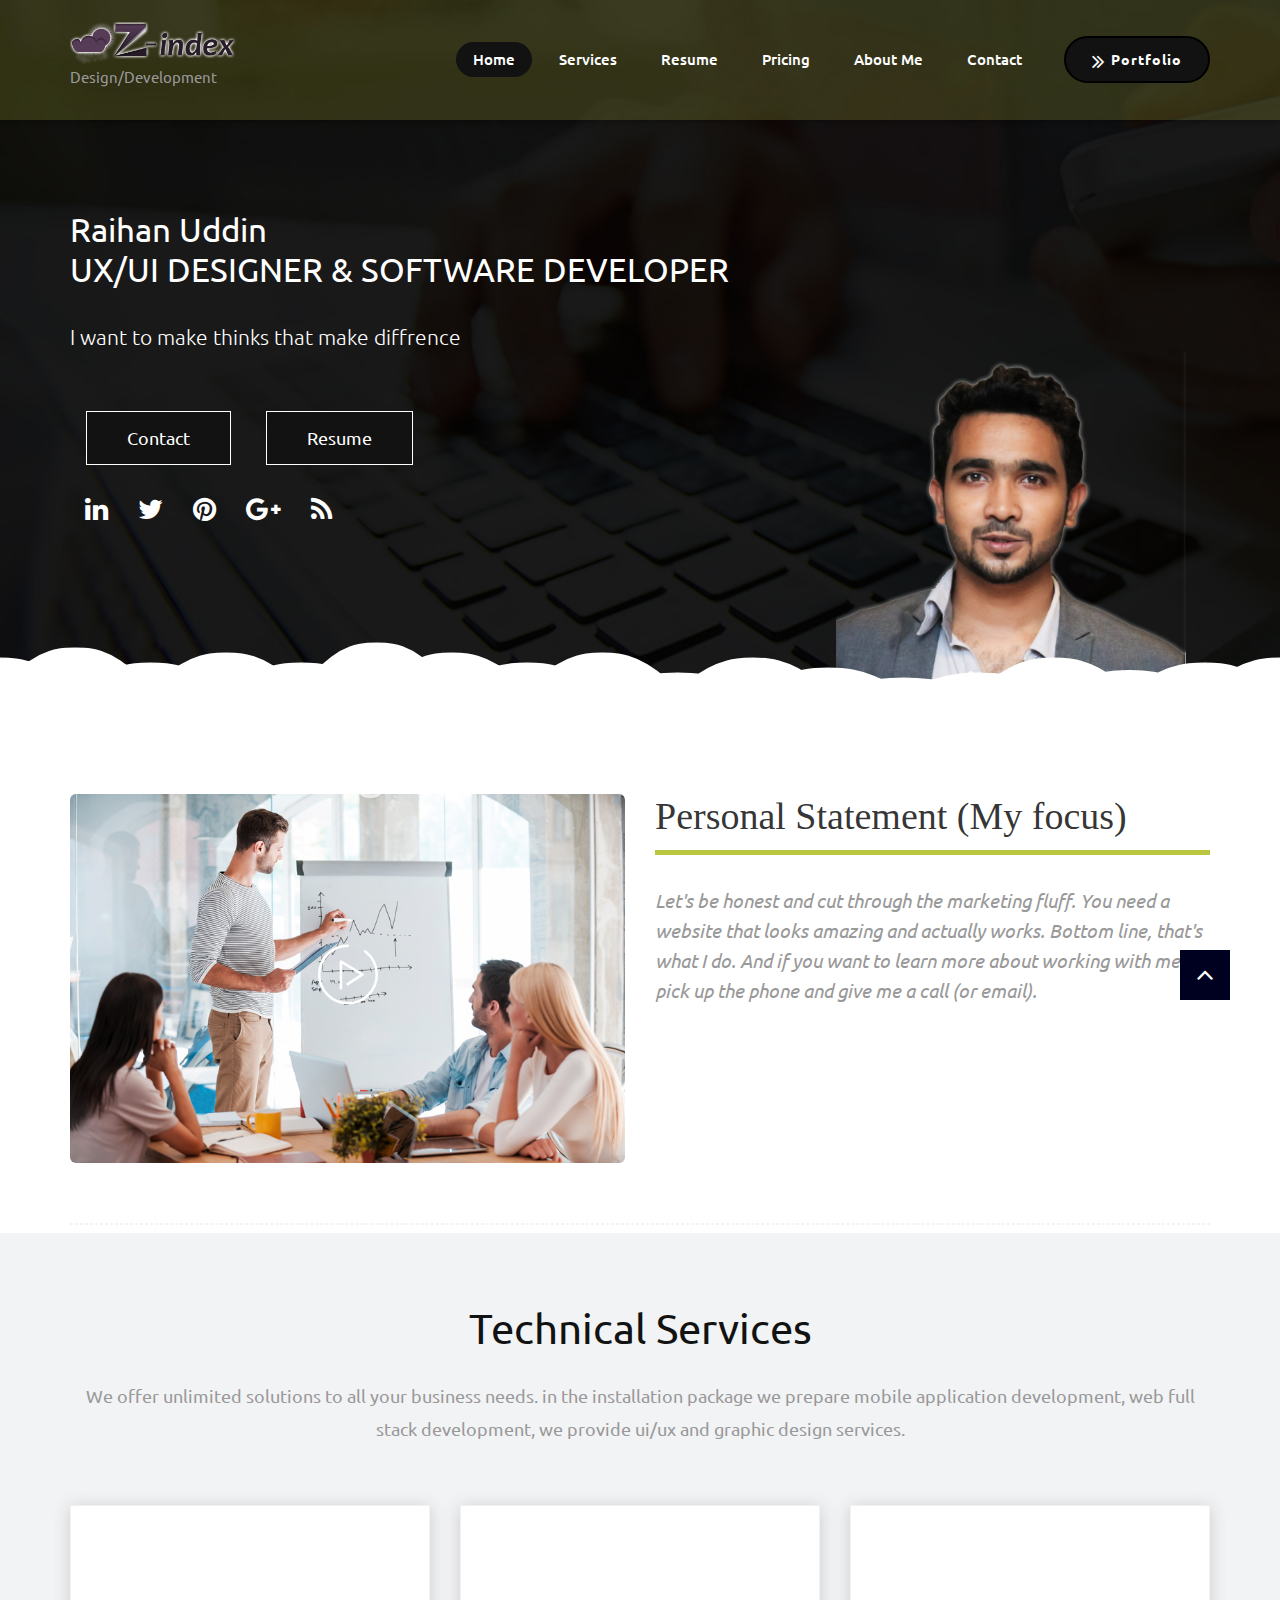
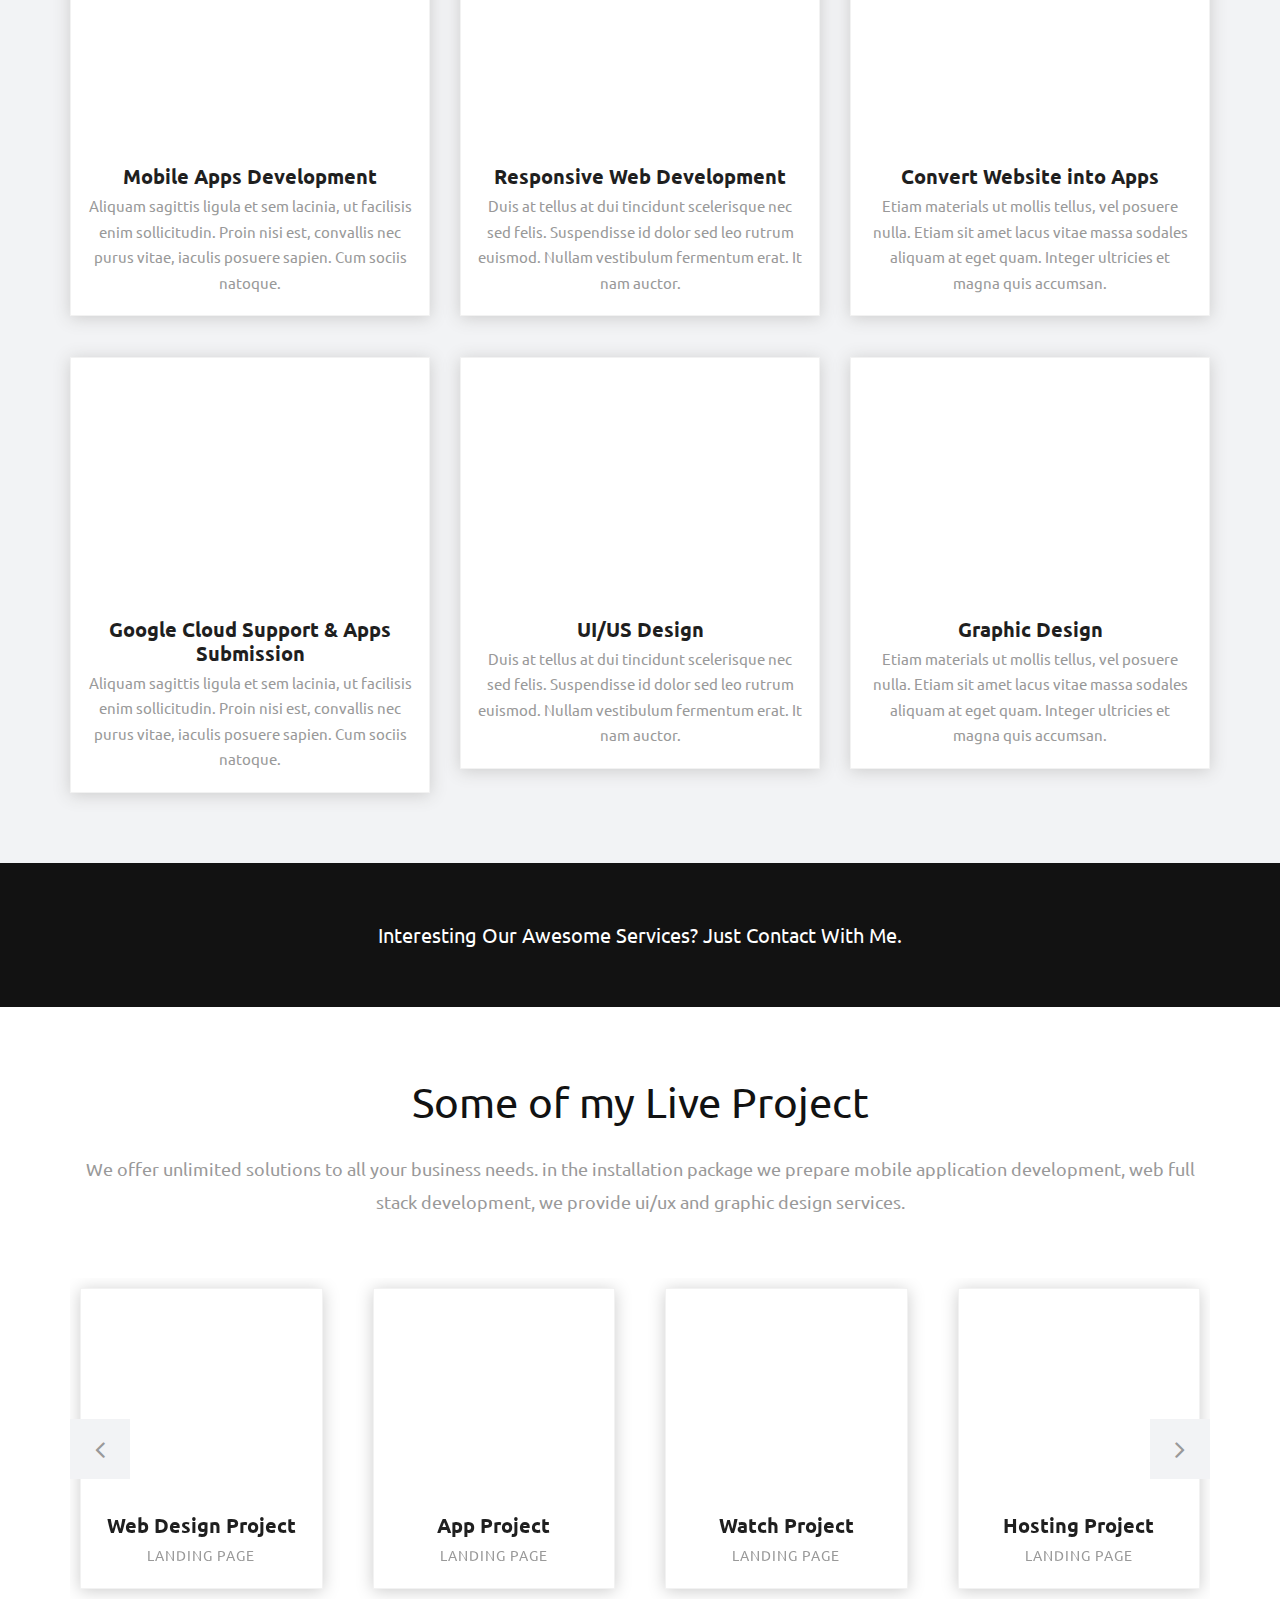
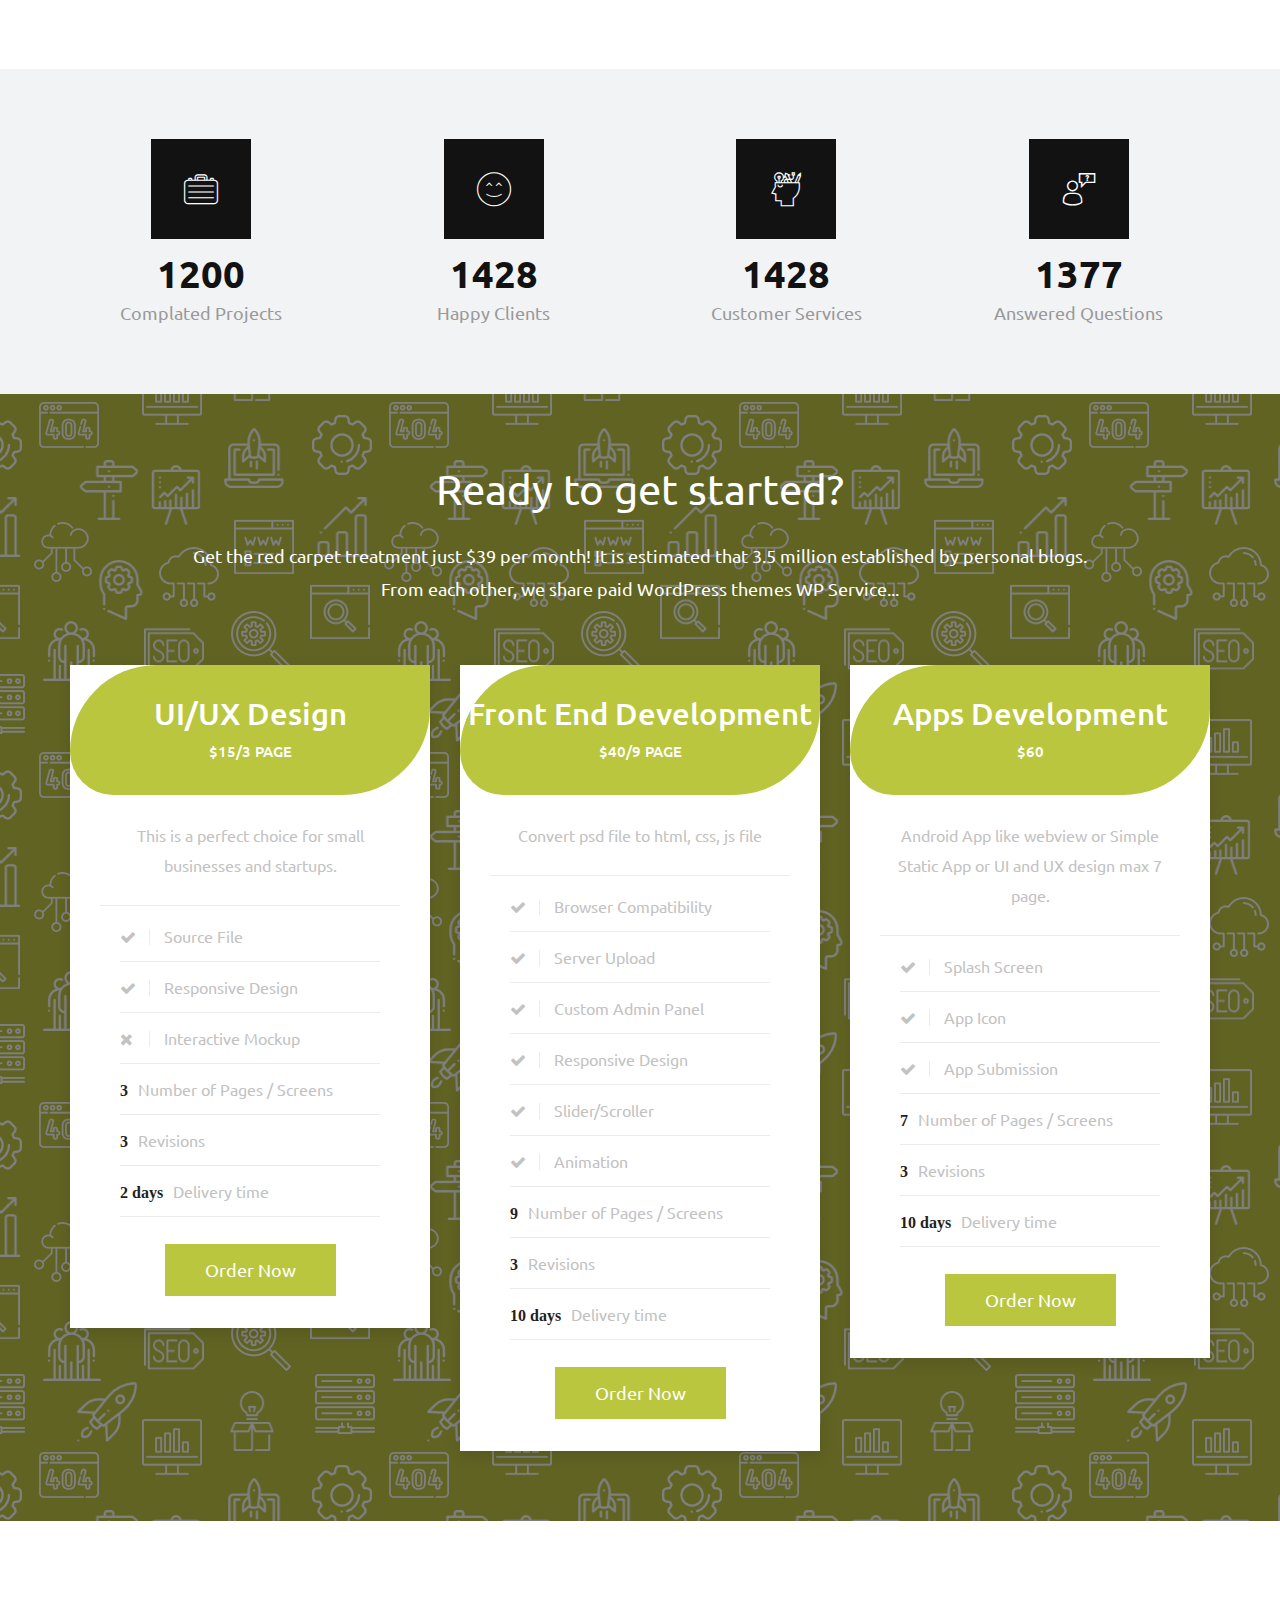
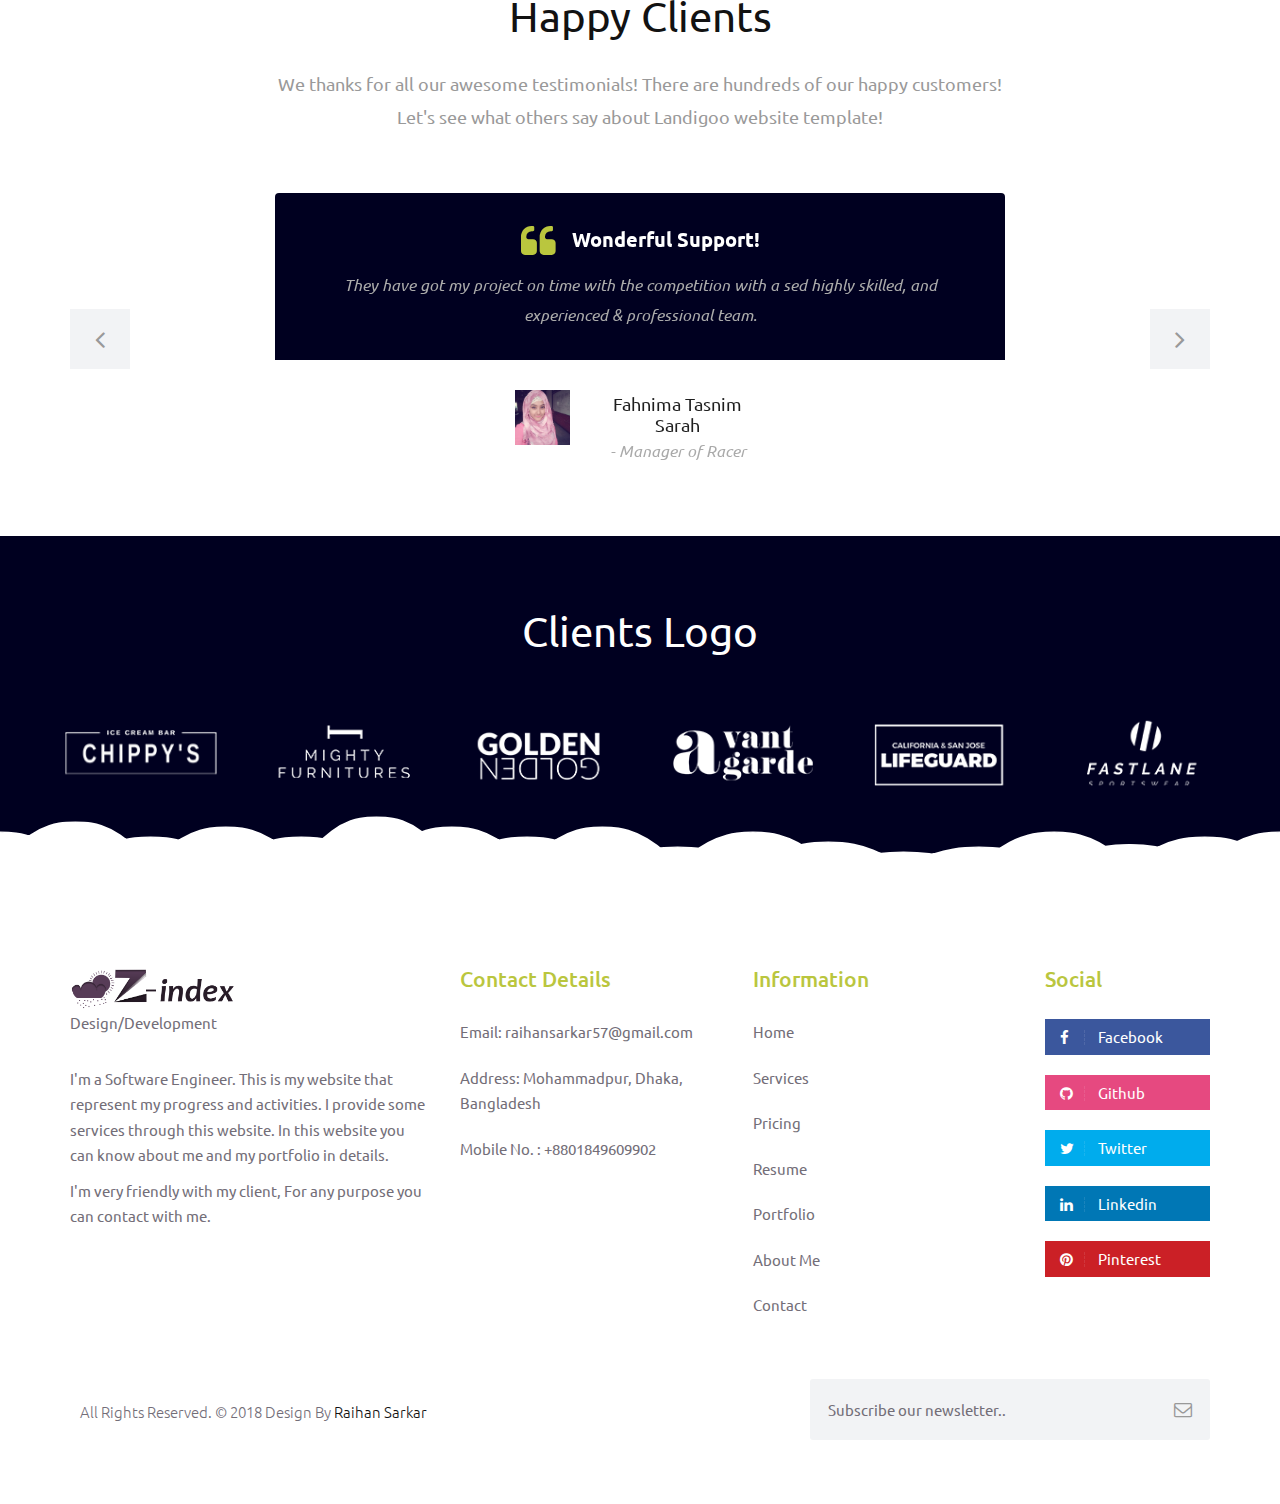
<file: index.html>
<!DOCTYPE html>
<html lang="en">

    <!-- Basic -->
    <meta charset="utf-8">
    <meta http-equiv="X-UA-Compatible" content="IE=edge">   
   
    <!-- Mobile Metas -->
    <meta name="viewport" content="width=device-width, minimum-scale=1.0, maximum-scale=1.0, user-scalable=no">
 
     <!-- Site Metas -->
    <title>Raihan Uddin's Personal Website</title>  
    <meta name="keywords" content="">
    <meta name="description" content="">
    <meta name="author" content="">

    <!-- Site Icons -->
    <link rel="shortcut icon" href="images/favicon.ico" type="image/x-icon" />
    <link rel="apple-touch-icon" href="images/apple-touch-icon.png">

    <!-- Bootstrap CSS -->
    <link rel="stylesheet" href="css/bootstrap.min.css">
    <!-- Site CSS -->
    <link rel="stylesheet" href="style.css">
    <!-- Colors CSS -->
    <link rel="stylesheet" href="css/colors.css">
    <!-- ALL VERSION CSS -->
    <link rel="stylesheet" href="css/versions.css">
    <!-- Responsive CSS -->
    <link rel="stylesheet" href="css/responsive.css">
    <!-- Custom CSS -->
    <link rel="stylesheet" href="css/custom.css">

    <!--[if lt IE 9]>
      <script src="https://oss.maxcdn.com/libs/html5shiv/3.7.0/html5shiv.js"></script>
      <script src="https://oss.maxcdn.com/libs/respond.js/1.4.2/respond.min.js"></script>
    <![endif]-->

</head>
<body class="seo_version">

	<!-- LOADER -->
	<div id="preloader">
		<div id="cupcake" class="box">
			<span class="letter">L</span>
			<div class="cupcakeCircle box">
				<div class="cupcakeInner box">
					<div class="cupcakeCore box"></div>
				</div>
			</div>
			<span class="letter box">A</span>
			<span class="letter box">D</span>
			<span class="letter box">I</span>
			<span class="letter box">N</span>
			<span class="letter box">G</span>
		</div>
	</div>
	<!-- END LOADER -->
	
    <header class="header header_style_01">
        <nav class="megamenu navbar navbar-default">
            <div class="container">
                <div class="navbar-header">
                    <button type="button" class="navbar-toggle collapsed" data-toggle="collapse" data-target="#navbar" aria-expanded="false" aria-controls="navbar">
                        <span class="sr-only">Toggle navigation</span>
                        <span class="icon-bar"></span>
                        <span class="icon-bar"></span>
                        <span class="icon-bar"></span>
                    </button>
                    <a class="navbar-brand" href="index.html"><img src="images/logos/logo-seo.png" alt="image" style="width:166px;height:42px;"></a>
                    <p>Design/Development</p>
                </div>
                <div id="navbar" class="navbar-collapse collapse">
					<ul class="nav navbar-nav navbar-right hidden-md hidden-sm hidden-xs">
                        <li><a class="btn-light btn-radius btn-brd top-btn" href="portfolio.html"><i class="fa fa-angle-double-right"></i>Portfolio</a></li>
                    </ul>
                    <ul class="nav navbar-nav navbar-right menu-top">
                        <li><a class="active" href="index.html">Home</a></li>
                        <li><a href="services.html">Services</a></li>
                        <li><a href="resume.html">Resume</a></li>
                        <li><a href="pricing.html">Pricing</a></li>
                        <li><a href="about.html">About Me </a></li>
                        <li><a href="contact.html">Contact</a></li>
                    </ul>
                </div>
            </div>
        </nav>
    </header>

    <div id="home" class="parallax first-section" data-stellar-background-ratio="0.4" style="background-image:url('uploads/parallax_04.jpg');">
        <div class="container">
            <div class="row">
                <div class="col-sm-12">
                    <div class="big-tagline">
                        <h2>Raihan Uddin<br>UX/UI DESIGNER & SOFTWARE DEVELOPER</h2>
                        <p class="lead">I want to make thinks that make diffrence</p>
                        <a href="contact.html" class="btn btn-light btn-radius btn-brd ban-btn">Contact</a>
                        <a href="resume.html" class="btn btn-light btn-radius btn-brd ban-btn">Resume</a>

                        <ul class="list-unstyled">
                            <li class="wow fadeInDown" data-wow-duration="1s" data-wow-delay="1.1s"><div class="icon">
                                    <a href="#" class="icon-font"><i class="fa fa-linkedin" aria-hidden="true"></i></a>
                                  </div></li>
                            <li class="wow fadeInDown" data-wow-duration="1s" data-wow-delay="1.3s"><div class="icon">
                                    <a href="#" class="icon-font"><i class="fa fa-twitter" aria-hidden="true"></i></a>
                                  </div></li>
                            <li class="wow fadeInDown" data-wow-duration="1s" data-wow-delay="1.5s"><div class="icon">
                                    <a href="#" class="icon-font"><i class="fa fa-pinterest fa-twitter" aria-hidden="true"></i></a>
                                  </div></li>
                            <li class="wow fadeInDown" data-wow-duration="1s" data-wow-delay="1.7s"><div class="icon">
                                    <a href="#" class="icon-font"><i class="fa fa-google-plus fa-twitter" aria-hidden="true"></i></a>
                                  </div></li>
                            <li class="wow fadeInDown" data-wow-duration="1s" data-wow-delay="1.9s"><div class="icon">
                                    <a href="#" class="icon-font"><i class="fa fa-rss fa-twitter" aria-hidden="true"></i></a>
                                  </div></li>
                        </ul>

                    </div>
                </div>

                <div class="app_iphone_02 wow slideInUp hidden-xs hidden-sm" data-wow-duration="1s" data-wow-delay="0.5s">
                    <img src="uploads/rocket.png" alt="" class="img-responsive" style="width:50%">
                </div>
            </div><!-- end row -->
        </div><!-- end container -->
    </div><!-- end section -->

    <svg id="clouds" class="hidden-xs" xmlns="http://www.w3.org/2000/svg" version="1.1" width="100%" height="100" viewBox="0 0 85 100" preserveAspectRatio="none">
        <path d="M-5 100 Q 0 20 5 100 Z
            M0 100 Q 5 0 10 100
            M5 100 Q 10 30 15 100
            M10 100 Q 15 10 20 100
            M15 100 Q 20 30 25 100
            M20 100 Q 25 -10 30 100
            M25 100 Q 30 10 35 100
            M30 100 Q 35 30 40 100
            M35 100 Q 40 10 45 100
            M40 100 Q 45 50 50 100
            M45 100 Q 50 20 55 100
            M50 100 Q 55 40 60 100
            M55 100 Q 60 60 65 100
            M60 100 Q 65 50 70 100
            M65 100 Q 70 20 75 100
            M70 100 Q 75 45 80 100
            M75 100 Q 80 30 85 100
            M80 100 Q 85 20 90 100
            M85 100 Q 90 50 95 100
            M90 100 Q 95 25 100 100
            M95 100 Q 100 15 105 100 Z">
        </path>
    </svg>

    <div id="about" class="section wb nopadtop">
        <div class="container" style="height:0px">
            <div class="row">
                <div class="col-md-6">
                    <div class="post-media wow fadeIn">
                        <img src="uploads/about_01.jpg" alt="" class="img-responsive img-rounded">
                        <a href="https://www.youtube.com/watch?v=Q03hSc0z538&t=553s" data-rel="prettyPhoto[gal]" class="playbutton"><i class="flaticon-play-button"></i></a>
                    </div><!-- end media -->
                </div><!-- end col -->

                <div class="col-md-6 m40">
                    <div class="message-box">
                        <h2 class="my-focus">Personal Statement (My focus)</h2>
                        <div class="progress">
                                    <div class="progress-bar progress-bar-success color6 wow slideInLeft" role="progressbar" aria-valuenow="78" aria-valuemin="0" aria-valuemax="100" style="width: 100%">
                                    </div>
                                </div>
                        <p class="lead">Let's be honest and cut through the marketing fluff. You need a website that looks amazing and actually works. Bottom line, that's what I do. And if you want to learn more about working with me, pick up the phone and give me a call (or email).</p>

                        
                    </div><!-- end messagebox -->
                </div><!-- end col -->
            </div><!-- end row -->
			
			<hr class="hr1">
        </div><!-- end container -->
    </div><!-- end section -->


    <div id="services" class="section lb">
        <div class="container">
            <div class="section-title text-center">
                <h3>Technical Services</h3>
                <p class="lead">We offer unlimited solutions to all your business needs. in the installation package we prepare mobile application development, web full stack development, we provide ui/ux and graphic design services.</p>
            </div><!-- end title -->
            <div class="row text-center">
                <div class="col-md-4 col-sm-4 col-xs-12">
                    <div class="service-widget">
                        <div class="post-media wow fadeIn">
                            <img src="uploads/seo_01.png" alt="" class="img-responsive img-rounded">
                        </div>
                        <h3>Mobile Apps Development</h3>
                        <p>Aliquam sagittis ligula et sem lacinia, ut facilisis enim sollicitudin. Proin nisi est, convallis nec purus vitae, iaculis posuere sapien. Cum sociis natoque.</p>
                    </div><!-- end service -->
                </div><!-- end col -->

                <div class="col-md-4 col-sm-4 col-xs-12">
                    <div class="service-widget">
                        <div class="post-media wow fadeIn">
                            <img src="uploads/seo_02.png" alt="" class="img-responsive img-rounded">
                        </div>
                        <h3>Responsive Web Development</h3>
                        <p>Duis at tellus at dui tincidunt scelerisque nec sed felis. Suspendisse id dolor sed leo rutrum euismod. Nullam vestibulum fermentum erat. It nam auctor. </p>
                    </div><!-- end service -->
                </div><!-- end col -->

                <div class="col-md-4 col-sm-4 col-xs-12">
                    <div class="service-widget">
                        <div class="post-media wow fadeIn">
                            <img src="uploads/seo_03.png" alt="" class="img-responsive img-rounded">
                        </div>
                        <h3>Convert Website into Apps</h3>
                        <p>Etiam materials ut mollis tellus, vel posuere nulla. Etiam sit amet lacus vitae massa sodales aliquam at eget quam. Integer ultricies et magna quis accumsan.</p>
                    </div><!-- end service -->
                </div><!-- end col -->
            </div><!-- end row -->

            <hr class="invis">

            <div class="row text-center">
                <div class="col-md-4 col-sm-4 col-xs-12">
                    <div class="service-widget">
                        <div class="post-media wow fadeIn">
                            <img src="uploads/seo_04.png" alt="" class="img-responsive img-rounded">
                        </div>
                        <h3>Google Cloud Support & Apps Submission</h3>
                        <p>Aliquam sagittis ligula et sem lacinia, ut facilisis enim sollicitudin. Proin nisi est, convallis nec purus vitae, iaculis posuere sapien. Cum sociis natoque.</p>
                    </div><!-- end service -->
                </div><!-- end col -->

                <div class="col-md-4 col-sm-4 col-xs-12">
                    <div class="service-widget">
                        <div class="post-media wow fadeIn">
                            <img src="uploads/seo_05.png" alt="" class="img-responsive img-rounded">
                        </div>
                        <h3>UI/US Design</h3>
                        <p>Duis at tellus at dui tincidunt scelerisque nec sed felis. Suspendisse id dolor sed leo rutrum euismod. Nullam vestibulum fermentum erat. It nam auctor. </p>
                    </div><!-- end service -->
                </div><!-- end col -->

                <div class="col-md-4 col-sm-4 col-xs-12">
                    <div class="service-widget">
                        <div class="post-media wow fadeIn">
                            <img src="uploads/seo_06.png" alt="" class="img-responsive img-rounded">
                        </div>
                        <h3>Graphic Design</h3>
                        <p>Etiam materials ut mollis tellus, vel posuere nulla. Etiam sit amet lacus vitae massa sodales aliquam at eget quam. Integer ultricies et magna quis accumsan.</p>
                    </div><!-- end service -->
                </div><!-- end col -->
            </div><!-- end row -->
        </div><!-- end container -->
    </div><!-- end section -->

    <section class="section nopad cac text-center">
        <a href="#"><h3>Interesting our awesome services? Just contact with me.</h3></a>
    </section>

    <div id="case" class="section wb">
        <div class="container">
            <div class="section-title text-center">
                <h3>Some of my Live Project</h3>
                <p class="lead">We offer unlimited solutions to all your business needs. in the installation package we prepare mobile application development, web full stack development, we provide ui/ux and graphic design services.</p>
            </div><!-- end title -->

            <div class="owl-screenshots owl-carousel owl-theme text-center">
                <div class="owl-screen">
                    <div class="service-widget">
                        <div class="post-media entry wow fadeIn">
                            <a href="uploads/version_01.jpg" data-rel="prettyPhoto[gal]" class="hoverbutton global-radius"><i class="flaticon-unlink"></i></a>
                            <img src="uploads/version_01.jpg" alt="" class="img-responsive img-rounded">
                            <div class="magnifier"></div>
                        </div>

                        <h3>Web Design Project</h3>
                        <small>Landing Page</small>
                    </div><!-- end service -->
                </div><!-- end col -->

                <div class="owl-screen">
                    <div class="service-widget">
                        <div class="post-media entry wow fadeIn">
                            <a href="uploads/version_02.jpg" data-rel="prettyPhoto[gal]" class="hoverbutton global-radius"><i class="flaticon-unlink"></i></a>
                            <img src="uploads/version_02.jpg" alt="" class="img-responsive img-rounded">
                            <div class="magnifier"></div>
                        </div>

                        <h3>App Project</h3>
                        <small>Landing Page</small>
                    </div><!-- end service -->
                </div><!-- end col -->

                <div class="owl-screen">
                    <div class="service-widget">
                        <div class="post-media entry wow fadeIn">
                            <a href="uploads/version_03.jpg" data-rel="prettyPhoto[gal]" class="hoverbutton global-radius"><i class="flaticon-unlink"></i></a>
                            <img src="uploads/version_03.jpg" alt="" class="img-responsive img-rounded">
                            <div class="magnifier"></div>
                        </div>

                        <h3>Watch Project</h3>
                        <small>Landing Page</small>
                    </div><!-- end service -->
                </div><!-- end col -->

                <div class="owl-screen">
                    <div class="service-widget">
                        <div class="post-media entry wow fadeIn">
                            <a href="uploads/version_04.jpg" data-rel="prettyPhoto[gal]" class="hoverbutton global-radius"><i class="flaticon-unlink"></i></a>
                            <img src="uploads/version_04.jpg" alt="" class="img-responsive img-rounded">
                            <div class="magnifier"></div>
                        </div>

                        <h3>Hosting Project</h3>
                        <small>Landing Page</small>
                    </div><!-- end service -->
                </div><!-- end col -->

                <div class="owl-screen">
                    <div class="service-widget">
                        <div class="post-media entry wow fadeIn">
                            <a href="uploads/version_05.jpg" data-rel="prettyPhoto[gal]" class="hoverbutton global-radius"><i class="flaticon-unlink"></i></a>
                            <img src="uploads/version_05.jpg" alt="" class="img-responsive img-rounded">
                            <div class="magnifier"></div>
                        </div>

                        <h3>SEO Project</h3>
                        <small>Landing Page</small>
                    </div><!-- end service -->
                </div><!-- end col -->
            </div><!-- end owl -->
        </div><!-- end container -->
    </div><!-- end section -->

    <div class="parallax section lb">
        <div class="container">
            <div class="row text-center stat-wrap">
                <div class="col-md-3 col-sm-6 col-xs-12">
                    <span data-scroll class="global-radius icon_wrap effect-1"><i class="flaticon-briefcase"></i></span>
                    <p class="stat_count">1200</p>
                    <h3>Complated Projects</h3>
                </div><!-- end col -->

                <div class="col-md-3 col-sm-6 col-xs-12">
                    <span data-scroll class="global-radius icon_wrap effect-1"><i class="flaticon-happy"></i></span>
                    <p class="stat_count">3210</p>
                    <h3>Happy Clients</h3>
                </div><!-- end col -->

                <div class="col-md-3 col-sm-6 col-xs-12">
                    <span data-scroll class="global-radius icon_wrap effect-1"><i class="flaticon-idea"></i></span>
                    <p class="stat_count">3781</p>
                    <h3>Customer Services</h3>
                </div><!-- end col -->

                <div class="col-md-3 col-sm-6 col-xs-12">
                    <span data-scroll class="global-radius icon_wrap effect-1"><i class="flaticon-customer-service"></i></span>
                    <p class="stat_count">4300</p>
                    <h3>Answered Questions</h3>
                </div><!-- end col -->
            </div><!-- end row -->
        </div><!-- end container -->
    </div><!-- end section -->

    <div id="pricing" class="section pricing-bg">
        <div class="container">
            <div class="section-title text-center">
                <h3>Ready to get started?</h3>
                <p class="lead">Get the red carpet treatment just $39 per month! It is estimated that 3.5 million established by personal blogs.<br> From each other, we share paid WordPress themes WP Service...</p>
            </div><!-- end title -->

            <div class="row">
                <div class="col-md-12">
                    <div class="tab-content">
                        <div class="tab-pane active fade in" id="tab1">
                            <div class="row text-center">
                                <div class="col-md-4">
                                    <div class="pricing-table pricing-table-highlighted">
                                        <div class="pricing-table-header grd1">
                                            <h2>UI/UX Design</h2>
                                            <h3>$15/3 page</h3>
                                        </div>
                                        <div class="pricing-table-space"></div>
										<div class="pricing-table-text">
                                            <p>This is a perfect choice for small businesses and startups.</p>
                                        </div>
                                        <div class="pricing-table-features">
                                            <p><i class="fa fa-check"></i> Source File</p>
                                            <p><i class="fa fa-check"></i> Responsive Design</p>
                                            <p><i class="fa fa-times"></i> Interactive Mockup</p>
                                            <p><strong class="fa">3</strong> Number of Pages / Screens</p>
                                            <p><strong class="fa">3</strong> Revisions</p>
                                            <p><strong class="fa">2 days</strong> Delivery time</p>
                                        </div>
                                        <div class="pricing-table-sign-up">
                                            <a href="#" class="btn btn-light btn-radius btn-brd grd1 effect-1">Order Now</a>
                                        </div>
                                    </div>
                                </div>
                                <div class="col-md-4">
                                    <div class="pricing-table pricing-table-highlighted">
                                        <div class="pricing-table-header grd1">
                                            <h2>Front End Development</h2>
                                            <h3>$40/9 page</h3>
                                        </div>
                                        <div class="pricing-table-space"></div>
                                        <div class="pricing-table-text">
                                            <p>Convert psd file to html, css, js file</p>
                                        </div>
                                        <div class="pricing-table-features">
                                            <p><i class="fa fa-check"></i> Browser Compatibility</p>
                                            <p><i class="fa fa-check"></i> Server Upload</p>
                                            <p><i class="fa fa-check"></i> Custom Admin Panel</p>
                                            <p><i class="fa fa-check"></i> Responsive Design</p>
                                            <p><i class="fa fa-check"></i> Slider/Scroller</p>
                                            <p><i class="fa fa-check"></i> Animation</p>
                                            <p><strong class="fa">9</strong> Number of Pages / Screens</p>
                                            <p><strong class="fa">3</strong> Revisions</p>
                                            <p><strong class="fa">10 days</strong> Delivery time</p>
                                        </div>
                                        <div class="pricing-table-sign-up">
                                            <a href="#" class="btn btn-light btn-radius btn-brd grd1 effect-1">Order Now</a>
                                        </div>
                                    </div>
                                </div>

                                <div class="col-md-4">
                                    <div class="pricing-table pricing-table-highlighted">
                                        <div class="pricing-table-header grd1">
                                            <h2>Apps Development</h2>
                                            <h3>$60</h3>
                                        </div>
                                        <div class="pricing-table-space"></div>
										<div class="pricing-table-text">
                                            <p>Android App like webview or Simple Static App or UI and UX design max 7 page.</p>
                                        </div>
                                        <div class="pricing-table-features">
                                            <p><i class="fa fa-check"></i> Splash Screen</p>
                                            <p><i class="fa fa-check"></i> App Icon</p>
                                            <p><i class="fa fa-check"></i> App Submission</p>
                                            <p><strong class="fa">7</strong> Number of Pages / Screens</p>
                                            <p><strong class="fa">3</strong> Revisions</p>
                                            <p><strong class="fa">10 days</strong> Delivery time</p>
                                        </div>
                                        <div class="pricing-table-sign-up">
                                            <a href="#" class="btn btn-light btn-radius btn-brd grd1 effect-1">Order Now</a>
                                        </div>
                                    </div>
                                </div>
                            </div><!-- end row -->
                        </div><!-- end pane -->
                    </div><!-- end content -->
                </div><!-- end col -->
            </div><!-- end row -->
        </div><!-- end container -->
    </div><!-- end section -->

    <div id="testimonials" class="section wb">
        <div class="container">
            <div class="section-title text-center">
                <h3>Happy Clients</h3>
                <p class="lead">We thanks for all our awesome testimonials! There are hundreds of our happy customers! <br>Let's see what others say about Landigoo website template!</p>
            </div><!-- end title -->

            <div class="row">
                <div class="col-md-12 col-sm-12">
                    <div class="testi-carousel owl-carousel owl-theme">
                        <div class="testimonial clearfix">
                            <div class="desc">
                                <h3><i class="fa fa-quote-left"></i> Wonderful Support!</h3>
                                <p class="lead">They have got my project on time with the competition with a sed highly skilled, and experienced & professional team.</p>
                            </div>
                            <div class="testi-meta">
                                <img src="uploads/testi_01.png" alt="" class="img-responsive alignleft">
                                <h4>Fahnima Tasnim Sarah <small>- Manager of Racer</small></h4>
                            </div>
                            <!-- end testi-meta -->
                        </div>
                        <!-- end testimonial -->

                        <div class="testimonial clearfix">
                            <div class="desc">
                                <h3><i class="fa fa-quote-left"></i> Awesome Services!</h3>
                                <p class="lead">Explain to you how all this mistaken idea of denouncing pleasure and praising pain was born and I will give you completed.</p>
                            </div>
                            <div class="testi-meta">
                                <img src="uploads/testi_02.png" alt="" class="img-responsive alignleft">
                                <h4>Raihan Sarkar <small>- Designer</small></h4>
                            </div>
                            <!-- end testi-meta -->
                        </div>
                        <!-- end testimonial -->

                        <div class="testimonial clearfix">
                            <div class="desc">
                                <h3><i class="fa fa-quote-left"></i> Great & Talented Team!</h3>
                                <p class="lead">The master-builder of human happines no one rejects, dislikes avoids pleasure itself, because it is very pursue pleasure. </p>
                            </div>
                            <div class="testi-meta">
                                <img src="uploads/testi_03.png" alt="" class="img-responsive alignleft">
                                <h4>Yaqub Arafat <small>- Dhaka City</small></h4>
                            </div>
                            <!-- end testi-meta -->
                        </div>
                        <!-- end testimonial -->
                        <div class="testimonial clearfix">
                            <div class="desc">
                                <h3><i class="fa fa-quote-left"></i> Wonderful Support!</h3>
                                <p class="lead">They have got my project on time with the competition with a sed highly skilled, and experienced & professional team.</p>
                            </div>
                            <div class="testi-meta">
                                <img src="uploads/testi_01.png" alt="" class="img-responsive alignleft">
                                <h4>Fahnima Tasnim Sarah <small>- Manager of Racer</small></h4>
                            </div>
                            <!-- end testi-meta -->
                        </div>
                        <!-- end testimonial -->

                        <div class="testimonial clearfix">
                            <div class="desc">
                                <h3><i class="fa fa-quote-left"></i> Awesome Services!</h3>
                                <p class="lead">Explain to you how all this mistaken idea of denouncing pleasure and praising pain was born and I will give you completed.</p>
                            </div>
                            <div class="testi-meta">
                                <img src="uploads/testi_02.png" alt="" class="img-responsive alignleft">
                                <h4>Raihan Sarkar <small>- Designer</small></h4>
                            </div>
                            <!-- end testi-meta -->
                        </div>
                        <!-- end testimonial -->

                        <div class="testimonial clearfix">
                            <div class="desc">
                                <h3><i class="fa fa-quote-left"></i> Great & Talented Team!</h3>
                                <p class="lead">The master-builder of human happines no one rejects, dislikes avoids pleasure itself, because it is very pursue pleasure. </p>
                            </div>
                            <div class="testi-meta">
                                <img src="uploads/testi_03.png" alt="" class="img-responsive alignleft">
                                <h4>Yaqub Arafat <small>- Dhaka City</small></h4>
                            </div>
                            <!-- end testi-meta -->
                        </div><!-- end testimonial -->
                    </div><!-- end carousel -->
                </div><!-- end col -->
            </div><!-- end row -->
        </div><!-- end container -->
    </div><!-- end section -->

    <div id="support" class="section db">
        <div class="container">
            <div class="section-title text-center">
                <h3>Clients Logo</h3>
            </div><!-- end title -->

            <div class="row">
                <div id="logo-carousel" class="owl-carousel">
					<div> <img src="uploads/logo_01.png" alt=""> </div>
					<div> <img src="uploads/logo_02.png" alt=""> </div>
					<div> <img src="uploads/logo_03.png" alt=""> </div>
					<div> <img src="uploads/logo_04.png" alt=""> </div>
					<div> <img src="uploads/logo_05.png" alt=""> </div>
					<div> <img src="uploads/logo_06.png" alt=""> </div>
					<div> <img src="uploads/logo_01.png" alt=""> </div>
					<div> <img src="uploads/logo_02.png" alt=""> </div>
				</div>
            </div><!-- end row -->
        </div><!-- end container -->
    </div><!-- end section -->

    <svg id="clouds1" class="hidden-xs" xmlns="http://www.w3.org/2000/svg" version="1.1" width="100%" height="100" viewBox="0 0 85 100" preserveAspectRatio="none">
        <path d="M-5 100 Q 0 20 5 100 Z
            M0 100 Q 5 0 10 100
            M5 100 Q 10 30 15 100
            M10 100 Q 15 10 20 100
            M15 100 Q 20 30 25 100
            M20 100 Q 25 -10 30 100
            M25 100 Q 30 10 35 100
            M30 100 Q 35 30 40 100
            M35 100 Q 40 10 45 100
            M40 100 Q 45 50 50 100
            M45 100 Q 50 20 55 100
            M50 100 Q 55 40 60 100
            M55 100 Q 60 60 65 100
            M60 100 Q 65 50 70 100
            M65 100 Q 70 20 75 100
            M70 100 Q 75 45 80 100
            M75 100 Q 80 30 85 100
            M80 100 Q 85 20 90 100
            M85 100 Q 90 50 95 100
            M90 100 Q 95 25 100 100
            M95 100 Q 100 15 105 100 Z">
        </path>
    </svg>

	<footer class="footer">
        <div class="container">
            <div class="row">
                <div class="col-md-4 col-sm-4 col-xs-12">
                    <div class="widget clearfix">
                        <div class="widget-title">
                            <img src="images/logos/logo-light.png" alt="" style="width:166px;height:42px;">
                            <p>Design/Development</p>
                        </div>
                        <p> I'm a Software Engineer. This is my website that represent my progress and activities. I provide some services through this website. In this website you can know about me and my portfolio in details.</p>
                        <p>I'm very friendly with my client, For any purpose you can contact with me.</p>
                    </div><!-- end clearfix -->
                </div><!-- end col -->

                <div class="col-md-3 col-sm-3 col-xs-12">
                    <div class="widget clearfix">
                        <div class="widget-title">
                            <h3>Contact Details</h3>
                        </div>

                        <ul class="footer-links">
                            <li>Email: raihansarkar57@gmail.com</li>
                            <li>Address: Mohammadpur, Dhaka, Bangladesh</li>
                            <li>Mobile No. : +8801849609902</li>
                        </ul><!-- end links -->
                    </div><!-- end clearfix -->
                </div><!-- end col -->

                <div class="col-md-3 col-sm-3 col-xs-12">
                    <div class="widget clearfix">
                        <div class="widget-title">
                            <h3>Information</h3>
                        </div>

                        <ul class="footer-links">
                            <li><a href="#">Home</a></li>
                            <li><a href="#">Services</a></li>
                            <li><a href="#">Pricing</a></li>
							<li><a href="#">Resume</a></li>
							<li><a href="#">Portfolio</a></li>
                            <li><a href="#">About Me</a></li>
                            <li><a href="#">Contact</a></li>
                        </ul><!-- end links -->
                    </div><!-- end clearfix -->
                </div><!-- end col -->

                <div class="col-md-2 col-sm-2 col-xs-12">
                    <div class="widget clearfix">
                        <div class="widget-title">
                            <h3>Social</h3>
                        </div>
                        <ul class="footer-links social-md">
                            <li><a class="fb" href="https://www.facebook.com/raihansarkar.cse"><i class="fa fa-facebook"></i> Facebook</a></li>
                            <li><a class="gi" href="https://github.com/raihansarkar"><i class="fa fa-github"></i> Github</a></li>
                            <li><a class="tw" href="https://twitter.com/raihansarkar75"><i class="fa fa-twitter"></i> Twitter</a></li>
                            <li><a class="ln" href="https://www.linkedin.com/in/raihan-uddin-026b5413a/"><i class="fa fa-linkedin"></i> Linkedin</a></li>
                            <li><a class="pi" href="#"><i class="fa fa-pinterest"></i> Pinterest</a></li>
                        </ul><!-- end links -->
                    </div><!-- end clearfix -->
                </div><!-- end col -->
            </div><!-- end row -->
        </div><!-- end container -->
    </footer><!-- end footer -->
	
    <div class="copyrights">
        <div class="container">
            <div class="footer-distributed">
                <div class="footer-left">
                    <p class="footer-company-name">All Rights Reserved. &copy; 2018 Design By <a href="https://www.facebook.com/raihansarkar.cse">Raihan Sarkar</a></p>
                </div>

                <div class="footer-right">
                    <form method="get" action="#">
                        <input placeholder="Subscribe our newsletter.." name="search">
                        <i class="fa fa-envelope-o"></i>
                    </form>
                </div>
            </div>
        </div><!-- end container -->
    </div><!-- end copyrights -->

    <a href="#" id="scroll-to-top" class="dmtop global-radius"><i class="fa fa-angle-up"></i></a>

    <!-- ALL JS FILES -->
    <script src="js/all.js"></script>
    <!-- ALL PLUGINS -->
    <script src="js/custom.js"></script>

</body>
</html>
</file>
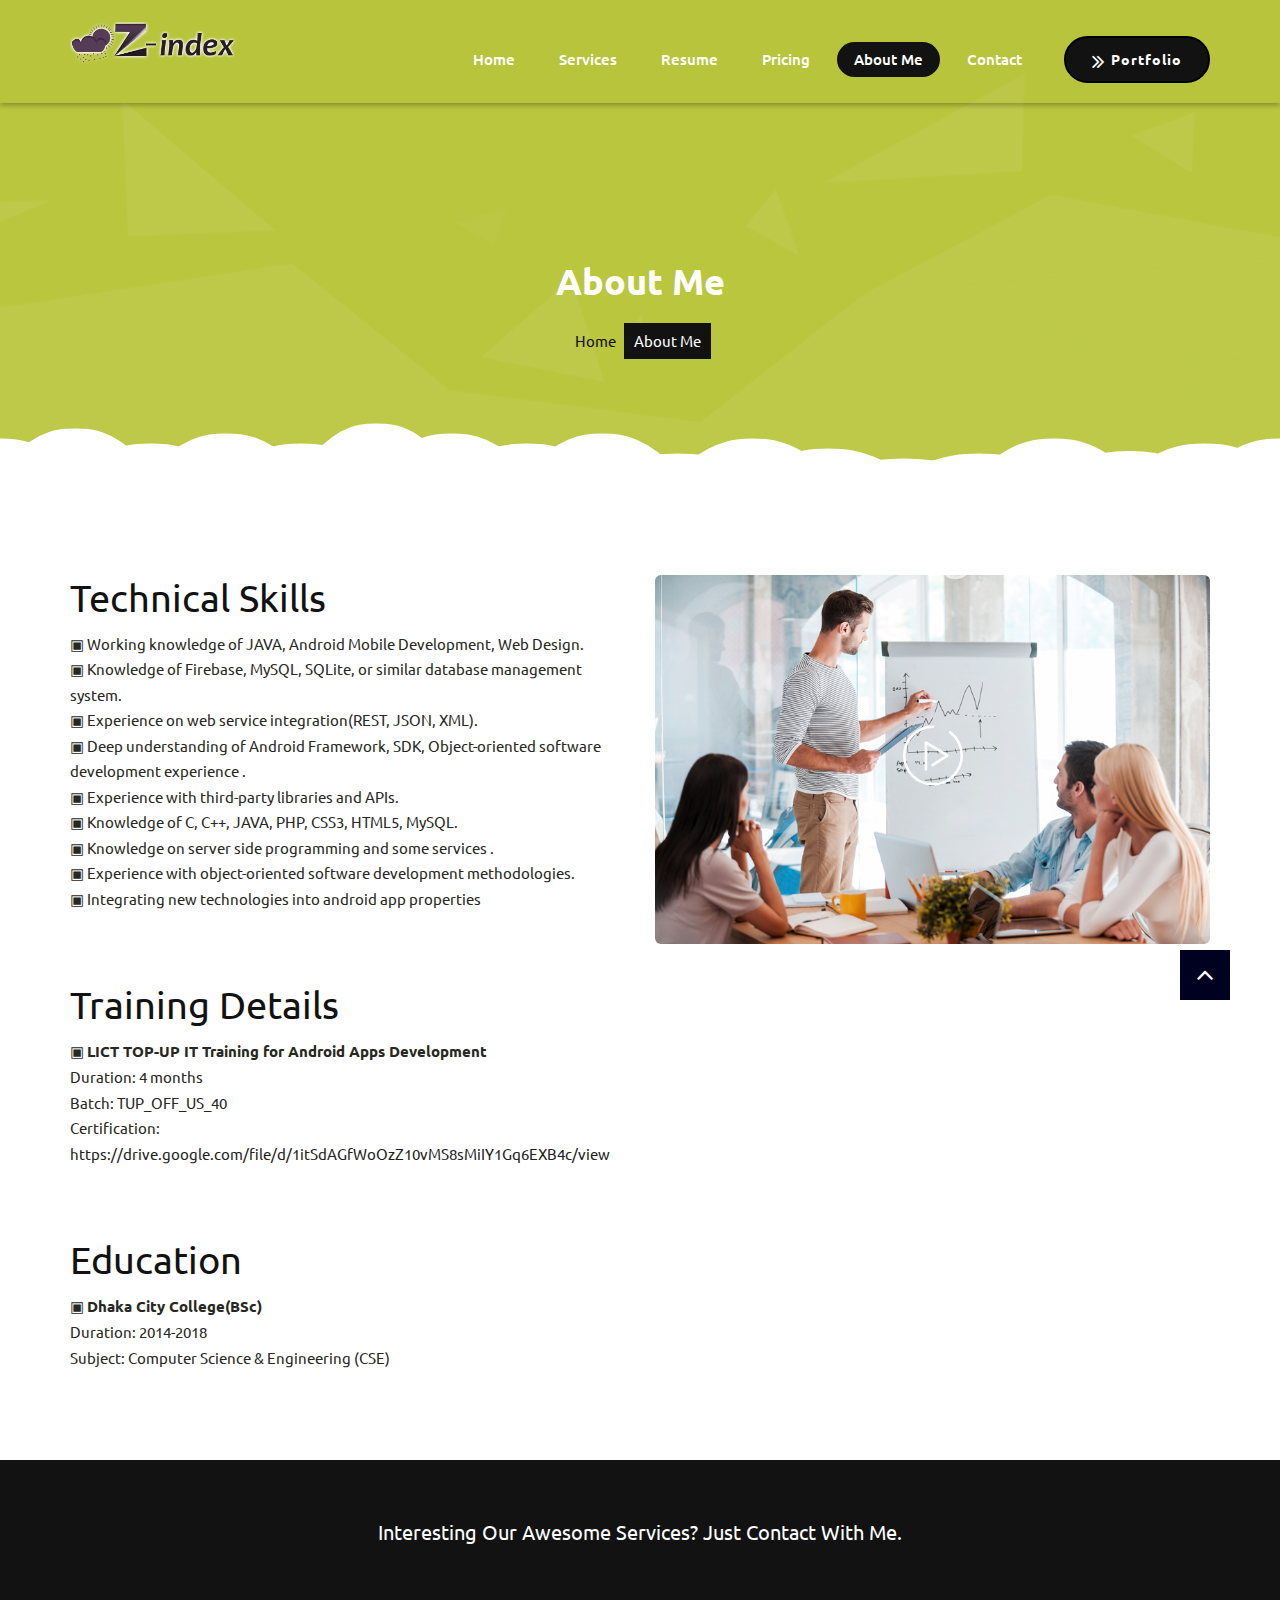
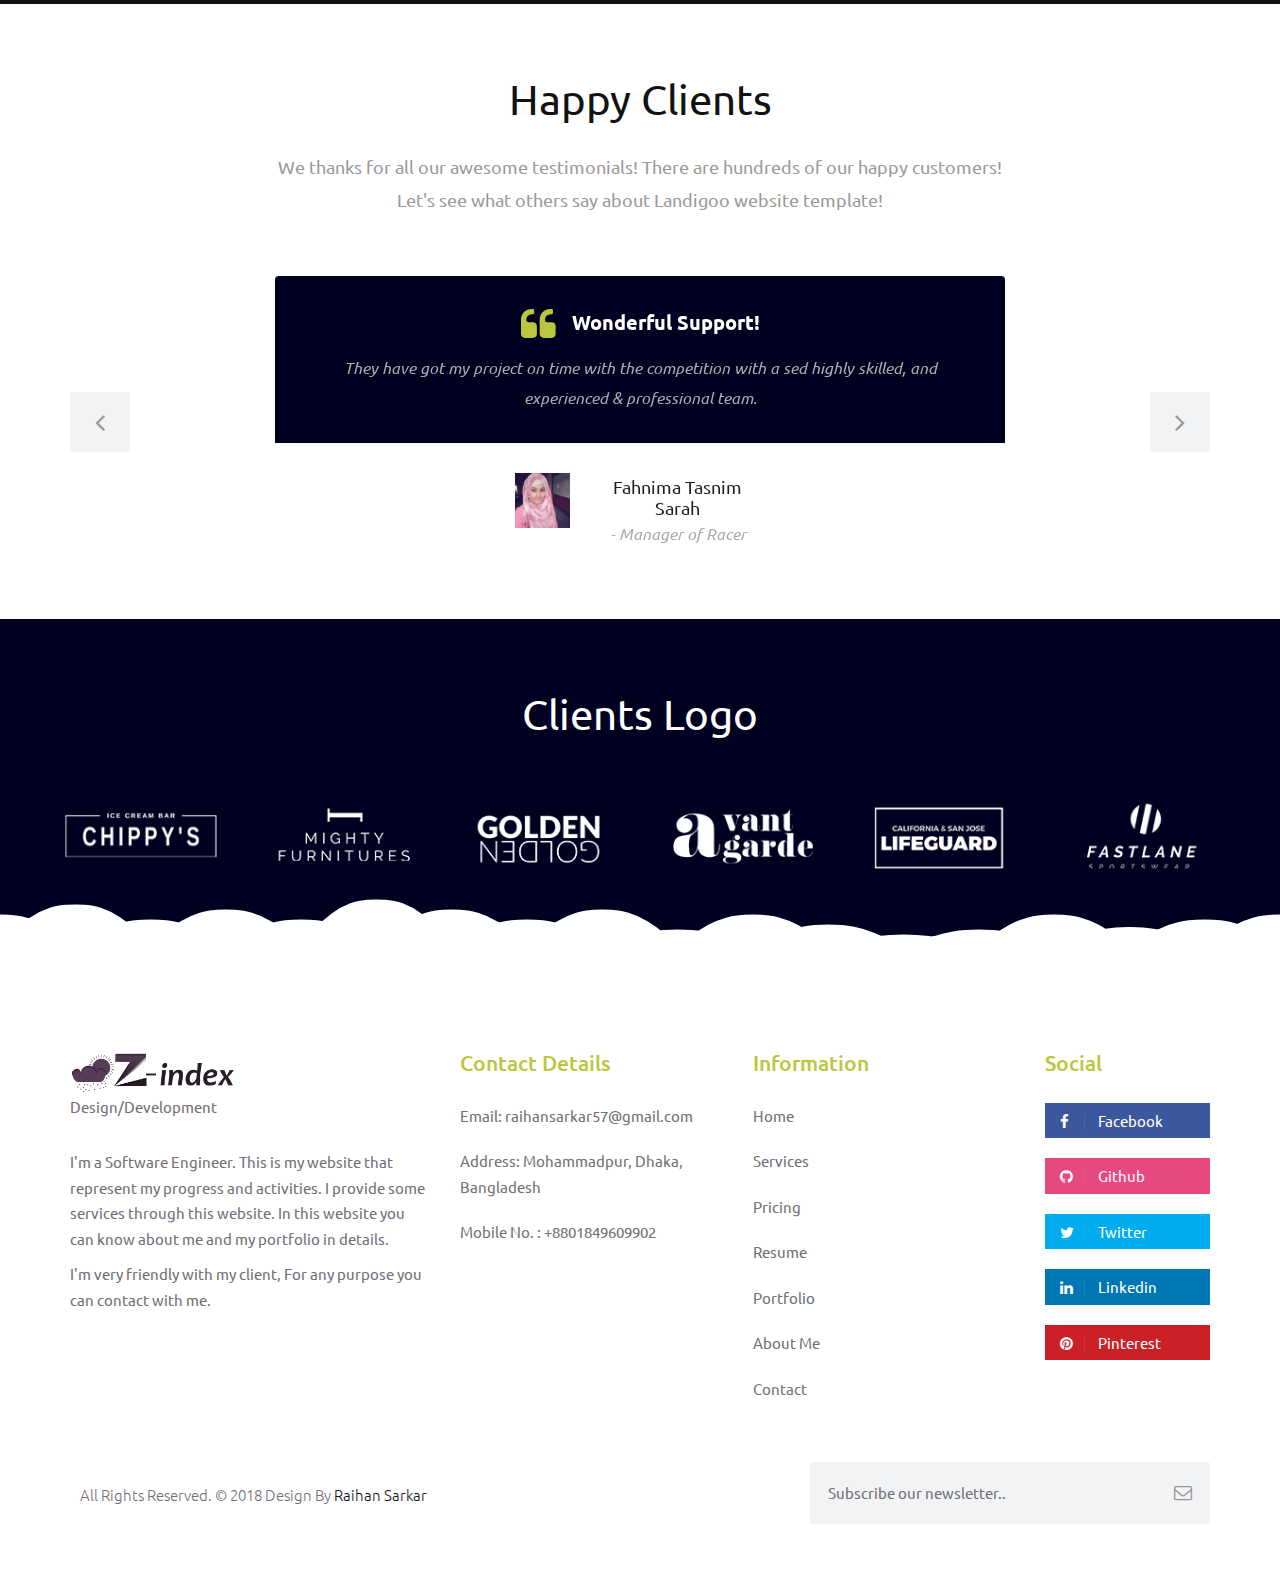
<file: about.html>
<!DOCTYPE html>
<html lang="en">

    <!-- Basic -->
    <meta charset="utf-8">
    <meta http-equiv="X-UA-Compatible" content="IE=edge">   
   
    <!-- Mobile Metas -->
    <meta name="viewport" content="width=device-width, minimum-scale=1.0, maximum-scale=1.0, user-scalable=no">
 
     <!-- Site Metas -->
    <title>FlaxSEO - Responsive HTML5 Template</title>  
    <meta name="keywords" content="">
    <meta name="description" content="">
    <meta name="author" content="">

    <!-- Site Icons -->
    <link rel="shortcut icon" href="images/favicon.ico" type="image/x-icon" />
    <link rel="apple-touch-icon" href="images/apple-touch-icon.png">

    <!-- Bootstrap CSS -->
    <link rel="stylesheet" href="css/bootstrap.min.css">
    <!-- Site CSS -->
    <link rel="stylesheet" href="style.css">
    <!-- Colors CSS -->
    <link rel="stylesheet" href="css/colors.css">
    <!-- ALL VERSION CSS -->
    <link rel="stylesheet" href="css/versions.css">
    <!-- Responsive CSS -->
    <link rel="stylesheet" href="css/responsive.css">
    <!-- Custom CSS -->
    <link rel="stylesheet" href="css/custom.css">

    <!--[if lt IE 9]>
      <script src="https://oss.maxcdn.com/libs/html5shiv/3.7.0/html5shiv.js"></script>
      <script src="https://oss.maxcdn.com/libs/respond.js/1.4.2/respond.min.js"></script>
    <![endif]-->

</head>
<body class="seo_version">

	<!-- LOADER -->
	<div id="preloader">
		<div id="cupcake" class="box">
			<span class="letter">L</span>
			<div class="cupcakeCircle box">
				<div class="cupcakeInner box">
					<div class="cupcakeCore box"></div>
				</div>
			</div>
			<span class="letter box">A</span>
			<span class="letter box">D</span>
			<span class="letter box">I</span>
			<span class="letter box">N</span>
			<span class="letter box">G</span>
		</div>
	</div>
	<!-- END LOADER -->

    <header class="header header_style_01">
        <nav class="megamenu navbar navbar-default">
            <div class="container">
                <div class="navbar-header">
                    <button type="button" class="navbar-toggle collapsed" data-toggle="collapse" data-target="#navbar" aria-expanded="false" aria-controls="navbar">
                        <span class="sr-only">Toggle navigation</span>
                        <span class="icon-bar"></span>
                        <span class="icon-bar"></span>
                        <span class="icon-bar"></span>
                    </button>
                    <a class="navbar-brand" href="index.html"><img src="images/logos/logo-seo.png" alt="image"style="width:166px;height:42px;"></a>
                </div>
                <div id="navbar" class="navbar-collapse collapse">
					<ul class="nav navbar-nav navbar-right hidden-md hidden-sm hidden-xs">
                        <li><a class="btn-light btn-radius btn-brd top-btn" href="portfolio.html"><i class="fa fa-angle-double-right"></i>Portfolio</a></li>
                    </ul>
                    <ul class="nav navbar-nav navbar-right menu-top">
                        <li><a href="index.html">Home</a></li>
                        <li><a href="services.html">Services</a></li>
                        <li><a href="resume.html">Resume</a></li>
                        <li><a href="pricing.html">Pricing</a></li>
                        <li><a class="active" href="about.html">About Me </a></li>
                        <li><a href="contact.html">Contact</a></li>
                    </ul>
                </div>
            </div>
        </nav>
    </header>

    <div class="all-page-title" style="background-image:url(images/pattern-4.png);">
        <div class="container text-center">
            <h1>About Me</h1>
        </div>
		<!--Page -->
        <div class="page-info">
            <div class="container">
            	<div class="inner-container">
                    <ul class="bread-crumb">
                        <li><a href="index.html">Home</a></li>
                        <li><span>About Me</span></li>
                    </ul>
                </div>
            </div>
        </div>
        <!--End Page-->
    </div><!-- end section -->

    <svg id="clouds" class="hidden-xs" xmlns="http://www.w3.org/2000/svg" version="1.1" width="100%" height="100" viewBox="0 0 85 100" preserveAspectRatio="none">
        <path d="M-5 100 Q 0 20 5 100 Z
            M0 100 Q 5 0 10 100
            M5 100 Q 10 30 15 100
            M10 100 Q 15 10 20 100
            M15 100 Q 20 30 25 100
            M20 100 Q 25 -10 30 100
            M25 100 Q 30 10 35 100
            M30 100 Q 35 30 40 100
            M35 100 Q 40 10 45 100
            M40 100 Q 45 50 50 100
            M45 100 Q 50 20 55 100
            M50 100 Q 55 40 60 100
            M55 100 Q 60 60 65 100
            M60 100 Q 65 50 70 100
            M65 100 Q 70 20 75 100
            M70 100 Q 75 45 80 100
            M75 100 Q 80 30 85 100
            M80 100 Q 85 20 90 100
            M85 100 Q 90 50 95 100
            M90 100 Q 95 25 100 100
            M95 100 Q 100 15 105 100 Z">
        </path>
    </svg>

    <div id="about" class="section wb nopadtop">
        <div class="container">
            <div class="row">
				<div class="col-md-6 m40">
                    <div class="message-box">
                        <h2>Technical Skills</h2>
                        <p style="color:#272822;">
                            &#9635; Working knowledge of  JAVA, Android Mobile Development, Web Design.<br>
                            &#9635; Knowledge of Firebase, MySQL, SQLite, or similar database management system. <br>
                            &#9635; Experience on web service integration(REST, JSON, XML). <br>
                            &#9635; Deep understanding of Android Framework, SDK, Object-oriented software development experience . <br>
                            &#9635; Experience with third-party libraries and APIs. <br>
                            &#9635; Knowledge of C, C++, JAVA, PHP, CSS3, HTML5, MySQL. <br>
                            &#9635; Knowledge on server side programming and some services . <br>
                            &#9635; Experience with object-oriented software development methodologies. <br>
                            &#9635; Integrating new technologies into android app properties<br>
                        </p>
                        <br>
                        <br>
                        <h2>Training Details</h2>
                        <p style="color:#272822;">
                            &#9635; <strong>LICT TOP-UP IT Training for Android Apps Development</strong><br> 
                            Duration: 4  months <br>
                            Batch:  TUP_OFF_US_40<br> 
                            Certification: <a href="https://drive.google.com/file/d/1itSdAGfWoOzZ10vMS8sMiIY1Gq6EXB4c/view">https://drive.google.com/file/d/1itSdAGfWoOzZ10vMS8sMiIY1Gq6EXB4c/view </a>
                        </p>
                        <br>
                        <br>
                        <h2>Education</h2>
                        <p style="color:#272822;">
                            &#9635; <strong>Dhaka City College(BSc)</strong><br>
                            Duration: 2014-2018<br>
                            Subject: Computer Science & Engineering (CSE)<br>
                        </p>
                    </div><!-- end messagebox -->
                </div><!-- end col -->
				
                <div class="col-md-6">
                    <div class="post-media wow fadeIn">
                        <img src="uploads/about_01.jpg" alt="" class="img-responsive img-rounded">
                        <a href="https://www.youtube.com/watch?v=Q03hSc0z538&t=553s" data-rel="prettyPhoto[gal]" class="playbutton"><i class="flaticon-play-button"></i></a>
                    </div><!-- end media -->
                </div><!-- end col -->
            </div><!-- end row -->
        </div><!-- end container -->
    </div><!-- end section -->

    <section class="section nopad cac text-center">
        <a href="#"><h3>Interesting our awesome services? Just contact with me.</h3></a>
    </section>

    <div id="testimonials" class="section wb">
        <div class="container">
            <div class="section-title text-center">
                <h3>Happy Clients</h3>
                <p class="lead">We thanks for all our awesome testimonials! There are hundreds of our happy customers! <br>Let's see what others say about Landigoo website template!</p>
            </div><!-- end title -->

            <div class="row">
                <div class="col-md-12 col-sm-12">
                    <div class="testi-carousel owl-carousel owl-theme">
                        <div class="testimonial clearfix">
                            <div class="desc">
                                <h3><i class="fa fa-quote-left"></i> Wonderful Support!</h3>
                                <p class="lead">They have got my project on time with the competition with a sed highly skilled, and experienced & professional team.</p>
                            </div>
                            <div class="testi-meta">
                                <img src="uploads/testi_01.png" alt="" class="img-responsive alignleft">
                                <h4>Fahnima Tasnim Sarah <small>- Manager of Racer</small></h4>
                            </div>
                            <!-- end testi-meta -->
                        </div>
                        <!-- end testimonial -->

                        <div class="testimonial clearfix">
                            <div class="desc">
                                <h3><i class="fa fa-quote-left"></i> Awesome Services!</h3>
                                <p class="lead">Explain to you how all this mistaken idea of denouncing pleasure and praising pain was born and I will give you completed.</p>
                            </div>
                            <div class="testi-meta">
                                <img src="uploads/testi_02.png" alt="" class="img-responsive alignleft">
                                <h4>Raihan Sarkar <small>- Designer</small></h4>
                            </div>
                            <!-- end testi-meta -->
                        </div>
                        <!-- end testimonial -->

                        <div class="testimonial clearfix">
                            <div class="desc">
                                <h3><i class="fa fa-quote-left"></i> Great & Talented Team!</h3>
                                <p class="lead">The master-builder of human happines no one rejects, dislikes avoids pleasure itself, because it is very pursue pleasure. </p>
                            </div>
                            <div class="testi-meta">
                                <img src="uploads/testi_03.png" alt="" class="img-responsive alignleft">
                                <h4>Yaqub Arafat <small>- Dhaka City</small></h4>
                            </div>
                            <!-- end testi-meta -->
                        </div>
                        <!-- end testimonial -->
                        <div class="testimonial clearfix">
                            <div class="desc">
                                <h3><i class="fa fa-quote-left"></i> Wonderful Support!</h3>
                                <p class="lead">They have got my project on time with the competition with a sed highly skilled, and experienced & professional team.</p>
                            </div>
                            <div class="testi-meta">
                                <img src="uploads/testi_01.png" alt="" class="img-responsive alignleft">
                                <h4>Fahnima Tasnim Sarah <small>- Manager of Racer</small></h4>
                            </div>
                            <!-- end testi-meta -->
                        </div>
                        <!-- end testimonial -->

                        <div class="testimonial clearfix">
                            <div class="desc">
                                <h3><i class="fa fa-quote-left"></i> Awesome Services!</h3>
                                <p class="lead">Explain to you how all this mistaken idea of denouncing pleasure and praising pain was born and I will give you completed.</p>
                            </div>
                            <div class="testi-meta">
                                <img src="uploads/testi_02.png" alt="" class="img-responsive alignleft">
                                <h4>Raihan Sarkar <small>- Designer</small></h4>
                            </div>
                            <!-- end testi-meta -->
                        </div>
                        <!-- end testimonial -->

                        <div class="testimonial clearfix">
                            <div class="desc">
                                <h3><i class="fa fa-quote-left"></i> Great & Talented Team!</h3>
                                <p class="lead">The master-builder of human happines no one rejects, dislikes avoids pleasure itself, because it is very pursue pleasure. </p>
                            </div>
                            <div class="testi-meta">
                                <img src="uploads/testi_03.png" alt="" class="img-responsive alignleft">
                                <h4>Yaqub Arafat <small>- Dhaka City</small></h4>
                            </div>
                            <!-- end testi-meta -->
                        </div><!-- end testimonial -->
                    </div><!-- end carousel -->
                </div><!-- end col -->
            </div><!-- end row -->
        </div><!-- end container -->
    </div><!-- end section -->

    <div id="support" class="section db">
        <div class="container">
            <div class="section-title text-center">
                <h3>Clients Logo</h3>
            </div><!-- end title -->

            <div class="row">
                <div id="logo-carousel" class="owl-carousel">
					<div> <img src="uploads/logo_01.png" alt=""> </div>
					<div> <img src="uploads/logo_02.png" alt=""> </div>
					<div> <img src="uploads/logo_03.png" alt=""> </div>
					<div> <img src="uploads/logo_04.png" alt=""> </div>
					<div> <img src="uploads/logo_05.png" alt=""> </div>
					<div> <img src="uploads/logo_06.png" alt=""> </div>
					<div> <img src="uploads/logo_01.png" alt=""> </div>
					<div> <img src="uploads/logo_02.png" alt=""> </div>
				</div>
            </div><!-- end row -->
        </div><!-- end container -->
    </div><!-- end section -->

    <svg id="clouds1" class="hidden-xs" xmlns="http://www.w3.org/2000/svg" version="1.1" width="100%" height="100" viewBox="0 0 85 100" preserveAspectRatio="none">
        <path d="M-5 100 Q 0 20 5 100 Z
            M0 100 Q 5 0 10 100
            M5 100 Q 10 30 15 100
            M10 100 Q 15 10 20 100
            M15 100 Q 20 30 25 100
            M20 100 Q 25 -10 30 100
            M25 100 Q 30 10 35 100
            M30 100 Q 35 30 40 100
            M35 100 Q 40 10 45 100
            M40 100 Q 45 50 50 100
            M45 100 Q 50 20 55 100
            M50 100 Q 55 40 60 100
            M55 100 Q 60 60 65 100
            M60 100 Q 65 50 70 100
            M65 100 Q 70 20 75 100
            M70 100 Q 75 45 80 100
            M75 100 Q 80 30 85 100
            M80 100 Q 85 20 90 100
            M85 100 Q 90 50 95 100
            M90 100 Q 95 25 100 100
            M95 100 Q 100 15 105 100 Z">
        </path>
    </svg>

	<footer class="footer">
        <div class="container">
            <div class="row">
                <div class="col-md-4 col-sm-4 col-xs-12">
                    <div class="widget clearfix">
                        <div class="widget-title">
                            <img src="images/logos/logo-light.png" alt="" style="width:166px;height:42px;">
                            <p>Design/Development</p>
                        </div>
                        <p> I'm a Software Engineer. This is my website that represent my progress and activities. I provide some services through this website. In this website you can know about me and my portfolio in details.</p>
                        <p>I'm very friendly with my client, For any purpose you can contact with me.</p>
                    </div><!-- end clearfix -->
                </div><!-- end col -->

                <div class="col-md-3 col-sm-3 col-xs-12">
                    <div class="widget clearfix">
                        <div class="widget-title">
                            <h3>Contact Details</h3>
                        </div>

                        <ul class="footer-links">
                            <li>Email: raihansarkar57@gmail.com</li>
                            <li>Address: Mohammadpur, Dhaka, Bangladesh</li>
                            <li>Mobile No. : +8801849609902</li>
                        </ul><!-- end links -->
                    </div><!-- end clearfix -->
                </div><!-- end col -->

                <div class="col-md-3 col-sm-3 col-xs-12">
                    <div class="widget clearfix">
                        <div class="widget-title">
                            <h3>Information</h3>
                        </div>

                        <ul class="footer-links">
                            <li><a href="#">Home</a></li>
                            <li><a href="#">Services</a></li>
                            <li><a href="#">Pricing</a></li>
                            <li><a href="#">Resume</a></li>
                            <li><a href="#">Portfolio</a></li>
                            <li><a href="#">About Me</a></li>
                            <li><a href="#">Contact</a></li>
                        </ul><!-- end links -->
                    </div><!-- end clearfix -->
                </div><!-- end col -->

                <div class="col-md-2 col-sm-2 col-xs-12">
                    <div class="widget clearfix">
                        <div class="widget-title">
                            <h3>Social</h3>
                        </div>
                        <ul class="footer-links social-md">
                            <li><a class="fb" href="https://www.facebook.com/raihansarkar.cse"><i class="fa fa-facebook"></i> Facebook</a></li>
                            <li><a class="gi" href="https://github.com/raihansarkar"><i class="fa fa-github"></i> Github</a></li>
                            <li><a class="tw" href="https://twitter.com/raihansarkar75"><i class="fa fa-twitter"></i> Twitter</a></li>
                            <li><a class="ln" href="https://www.linkedin.com/in/raihan-uddin-026b5413a/"><i class="fa fa-linkedin"></i> Linkedin</a></li>
                            <li><a class="pi" href="#"><i class="fa fa-pinterest"></i> Pinterest</a></li>
                        </ul><!-- end links -->
                    </div><!-- end clearfix -->
                </div><!-- end col -->
            </div><!-- end row -->
        </div><!-- end container -->
    </footer><!-- end footer -->
	
    <div class="copyrights">
        <div class="container">
            <div class="footer-distributed">
                <div class="footer-left">
                    <p class="footer-company-name">All Rights Reserved. &copy; 2018 Design By <a href="https://www.facebook.com/raihansarkar.cse">Raihan Sarkar</a></p>
                </div>

                <div class="footer-right">
                    <form method="get" action="#">
                        <input placeholder="Subscribe our newsletter.." name="search">
                        <i class="fa fa-envelope-o"></i>
                    </form>
                </div>
            </div>
        </div><!-- end container -->
    </div><!-- end copyrights -->

    <a href="#" id="scroll-to-top" class="dmtop global-radius"><i class="fa fa-angle-up"></i></a>

    <!-- ALL JS FILES -->
    <script src="js/all.js"></script>
    <!-- ALL PLUGINS -->
    <script src="js/custom.js"></script>

</body>
</html>
</file>
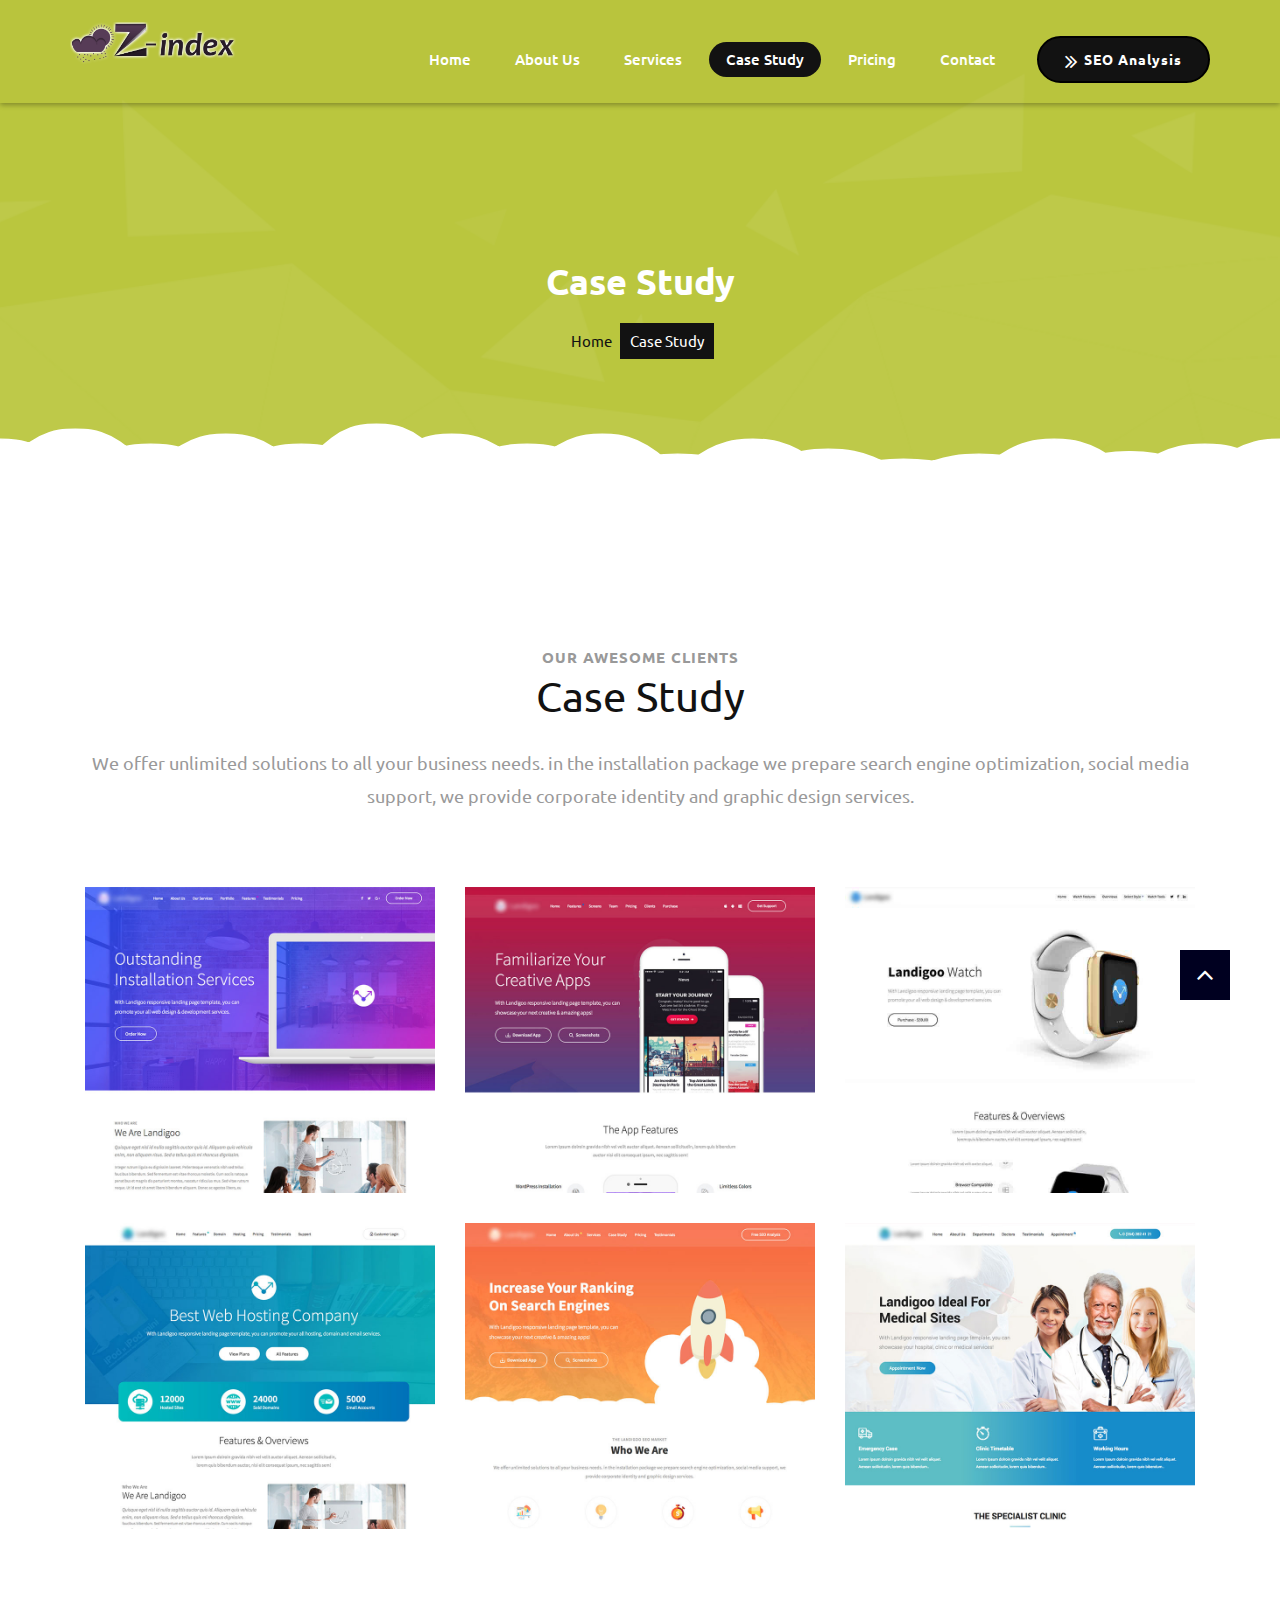
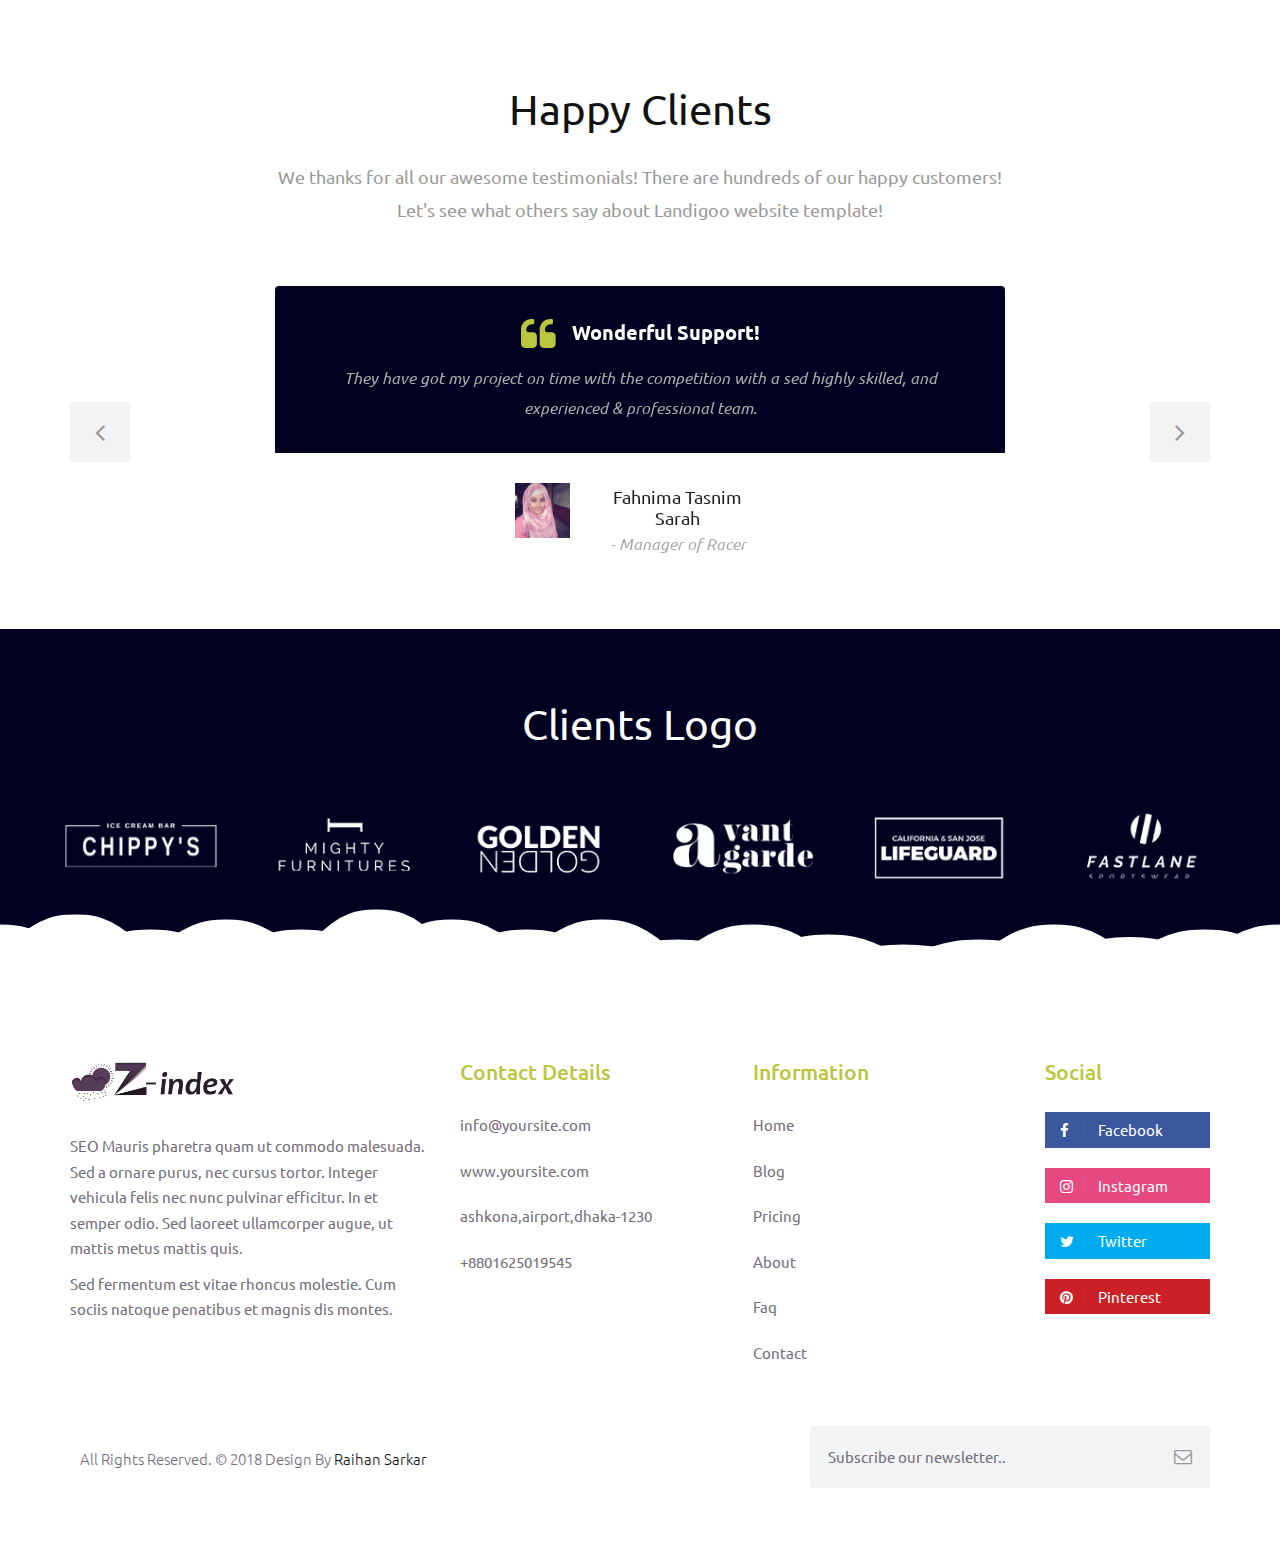
<file: case-study.html>
<!DOCTYPE html>
<html lang="en">

    <!-- Basic -->
    <meta charset="utf-8">
    <meta http-equiv="X-UA-Compatible" content="IE=edge">   
   
    <!-- Mobile Metas -->
    <meta name="viewport" content="width=device-width, minimum-scale=1.0, maximum-scale=1.0, user-scalable=no">
 
     <!-- Site Metas -->
    <title>FlaxSEO - Responsive HTML5 Template</title>  
    <meta name="keywords" content="">
    <meta name="description" content="">
    <meta name="author" content="">

    <!-- Site Icons -->
    <link rel="shortcut icon" href="images/favicon.ico" type="image/x-icon" />
    <link rel="apple-touch-icon" href="images/apple-touch-icon.png">

    <!-- Bootstrap CSS -->
    <link rel="stylesheet" href="css/bootstrap.min.css">
    <!-- Site CSS -->
    <link rel="stylesheet" href="style.css">
    <!-- Colors CSS -->
    <link rel="stylesheet" href="css/colors.css">
    <!-- ALL VERSION CSS -->
    <link rel="stylesheet" href="css/versions.css">
    <!-- Responsive CSS -->
    <link rel="stylesheet" href="css/responsive.css">
    <!-- Custom CSS -->
    <link rel="stylesheet" href="css/custom.css">

    <!--[if lt IE 9]>
      <script src="https://oss.maxcdn.com/libs/html5shiv/3.7.0/html5shiv.js"></script>
      <script src="https://oss.maxcdn.com/libs/respond.js/1.4.2/respond.min.js"></script>
    <![endif]-->

</head>
<body class="seo_version">

    <!-- LOADER -->
	<div id="preloader">
		<div id="cupcake" class="box">
			<span class="letter">L</span>
			<div class="cupcakeCircle box">
				<div class="cupcakeInner box">
					<div class="cupcakeCore box"></div>
				</div>
			</div>
			<span class="letter box">A</span>
			<span class="letter box">D</span>
			<span class="letter box">I</span>
			<span class="letter box">N</span>
			<span class="letter box">G</span>
		</div>
	</div>
	<!-- END LOADER -->

    <header class="header header_style_01">
        <nav class="megamenu navbar navbar-default">
            <div class="container">
                <div class="navbar-header">
                    <button type="button" class="navbar-toggle collapsed" data-toggle="collapse" data-target="#navbar" aria-expanded="false" aria-controls="navbar">
                        <span class="sr-only">Toggle navigation</span>
                        <span class="icon-bar"></span>
                        <span class="icon-bar"></span>
                        <span class="icon-bar"></span>
                    </button>
                    <a class="navbar-brand" href="index.html"><img src="images/logos/logo-seo.png" alt="image" style="width:166px;height:42px;"></a>
                </div>
                <div id="navbar" class="navbar-collapse collapse">
					<ul class="nav navbar-nav navbar-right hidden-md hidden-sm hidden-xs">
                        <li><a class="btn-light btn-radius btn-brd top-btn" href="#"><i class="fa fa-angle-double-right"></i>SEO Analysis</a></li>
                    </ul>
                    <ul class="nav navbar-nav navbar-right menu-top">
                        <li><a href="index.html">Home</a></li>
                        <li><a href="about.html">About Us </a></li>
                        <li><a href="services.html">Services</a></li>
                        <li><a class="active" href="case-study.html">Case Study</a></li>
                        <li><a href="pricing.html">Pricing</a></li>
                        <li><a href="contact.html">Contact</a></li>
                    </ul>
                </div>
            </div>
        </nav>
    </header>

    <div class="all-page-title" style="background-image:url(images/pattern-4.png);">
        <div class="container text-center">
            <h1>Case Study</h1>
        </div>
		<!--Page -->
        <div class="page-info">
            <div class="container">
            	<div class="inner-container">
                    <ul class="bread-crumb">
                        <li><a href="index.html">Home</a></li>
                        <li><span>Case Study</span></li>
                    </ul>
                </div>
            </div>
        </div>
        <!--End Page-->
    </div><!-- end section -->

    <svg id="clouds" class="hidden-xs" xmlns="http://www.w3.org/2000/svg" version="1.1" width="100%" height="100" viewBox="0 0 85 100" preserveAspectRatio="none">
        <path d="M-5 100 Q 0 20 5 100 Z
            M0 100 Q 5 0 10 100
            M5 100 Q 10 30 15 100
            M10 100 Q 15 10 20 100
            M15 100 Q 20 30 25 100
            M20 100 Q 25 -10 30 100
            M25 100 Q 30 10 35 100
            M30 100 Q 35 30 40 100
            M35 100 Q 40 10 45 100
            M40 100 Q 45 50 50 100
            M45 100 Q 50 20 55 100
            M50 100 Q 55 40 60 100
            M55 100 Q 60 60 65 100
            M60 100 Q 65 50 70 100
            M65 100 Q 70 20 75 100
            M70 100 Q 75 45 80 100
            M75 100 Q 80 30 85 100
            M80 100 Q 85 20 90 100
            M85 100 Q 90 50 95 100
            M90 100 Q 95 25 100 100
            M95 100 Q 100 15 105 100 Z">
        </path>
    </svg>
	
	<div id="case-study-box" class="section wb">
        <div class="container">
            <div class="section-title text-center">
                <small>Our Awesome Clients</small>
                <h3>Case Study</h3>
                <p class="lead">We offer unlimited solutions to all your business needs. in the installation package we prepare search engine optimization, social media support, we provide corporate identity and graphic design services.</p>
            </div><!-- end title -->

            <div id="da-thumbs" class="da-thumbs portfolio">
                <div class="post-media pitem item-w1 item-h1 cat1">
                    <a href="uploads/version_01.jpg" data-rel="prettyPhoto[gal]">
                        <img src="uploads/version_01.jpg" alt="" class="img-responsive">
                        <div>
							<h3>Web Design Project</h3>
							<p>Landing Page</p>
                            <i class="flaticon-unlink"></i>
                        </div>
                    </a>
                </div>
                <div class="post-media pitem item-w1 item-h1 cat2">
                    <a href="uploads/version_02.jpg" data-rel="prettyPhoto[gal]">
                        <img src="uploads/version_02.jpg" alt="" class="img-responsive">
                        <div>
							<h3>Web Design Project</h3>
							<p>Landing Page</p>
                            <i class="flaticon-unlink"></i>
                        </div>
                    </a>
                </div>
                <div class="post-media pitem item-w1 item-h1 cat1">
                    <a href="uploads/version_03.jpg" data-rel="prettyPhoto[gal]">
                        <img src="uploads/version_03.jpg" alt="" class="img-responsive">
                        <div>
							<h3>Web Design Project</h3>
							<p>Landing Page</p>
                            <i class="flaticon-unlink"></i>
                        </div>
                    </a>
                </div>

                <div class="post-media pitem item-w1 item-h1 cat3">
                    <a href="uploads/version_04.jpg" data-rel="prettyPhoto[gal]">
                        <img src="uploads/version_04.jpg" alt="" class="img-responsive">
                        <div>
							<h3>Web Design Project</h3>
							<p>Landing Page</p>
                            <i class="flaticon-unlink"></i>
                        </div>
                    </a>
                </div>
                <div class="post-media pitem item-w1 item-h1 cat2">
                    <a href="uploads/version_05.jpg" data-rel="prettyPhoto[gal]">
                        <img src="uploads/version_05.jpg" alt="" class="img-responsive">
                        <div>
							<h3>Web Design Project</h3>
							<p>Landing Page</p>
                            <i class="flaticon-unlink"></i>
                        </div>
                    </a>
                </div>
                <div class="post-media pitem item-w1 item-h1 cat1">
                    <a href="uploads/version_06.jpg" data-rel="prettyPhoto[gal]">
                        <img src="uploads/version_06.jpg" alt="" class="img-responsive">
                        <div>
							<h3>Web Design Project</h3>
							<p>Landing Page</p>
                            <i class="flaticon-unlink"></i>
                        </div>
                    </a>
                </div>
            </div><!-- end portfolio -->
        </div><!-- end container -->
    </div><!-- end section -->
	
    <div id="testimonials" class="section wb">
        <div class="container">
            <div class="section-title text-center">
                <h3>Happy Clients</h3>
                <p class="lead">We thanks for all our awesome testimonials! There are hundreds of our happy customers! <br>Let's see what others say about Landigoo website template!</p>
            </div><!-- end title -->

            <div class="row">
                <div class="col-md-12 col-sm-12">
                    <div class="testi-carousel owl-carousel owl-theme">
                        <div class="testimonial clearfix">
                            <div class="desc">
                                <h3><i class="fa fa-quote-left"></i> Wonderful Support!</h3>
                                <p class="lead">They have got my project on time with the competition with a sed highly skilled, and experienced & professional team.</p>
                            </div>
                            <div class="testi-meta">
                                <img src="uploads/testi_01.png" alt="" class="img-responsive alignleft">
                                <h4>Fahnima Tasnim Sarah <small>- Manager of Racer</small></h4>
                            </div>
                            <!-- end testi-meta -->
                        </div>
                        <!-- end testimonial -->

                        <div class="testimonial clearfix">
                            <div class="desc">
                                <h3><i class="fa fa-quote-left"></i> Awesome Services!</h3>
                                <p class="lead">Explain to you how all this mistaken idea of denouncing pleasure and praising pain was born and I will give you completed.</p>
                            </div>
                            <div class="testi-meta">
                                <img src="uploads/testi_02.png" alt="" class="img-responsive alignleft">
                                <h4>Raihan Sarkar <small>- Designer</small></h4>
                            </div>
                            <!-- end testi-meta -->
                        </div>
                        <!-- end testimonial -->

                        <div class="testimonial clearfix">
                            <div class="desc">
                                <h3><i class="fa fa-quote-left"></i> Great & Talented Team!</h3>
                                <p class="lead">The master-builder of human happines no one rejects, dislikes avoids pleasure itself, because it is very pursue pleasure. </p>
                            </div>
                            <div class="testi-meta">
                                <img src="uploads/testi_03.png" alt="" class="img-responsive alignleft">
                                <h4>Yaqub Arafat <small>- Dhaka City</small></h4>
                            </div>
                            <!-- end testi-meta -->
                        </div>
                        <!-- end testimonial -->
                        <div class="testimonial clearfix">
                            <div class="desc">
                                <h3><i class="fa fa-quote-left"></i> Wonderful Support!</h3>
                                <p class="lead">They have got my project on time with the competition with a sed highly skilled, and experienced & professional team.</p>
                            </div>
                            <div class="testi-meta">
                                <img src="uploads/testi_01.png" alt="" class="img-responsive alignleft">
                                <h4>Fahnima Tasnim Sarah <small>- Manager of Racer</small></h4>
                            </div>
                            <!-- end testi-meta -->
                        </div>
                        <!-- end testimonial -->

                        <div class="testimonial clearfix">
                            <div class="desc">
                                <h3><i class="fa fa-quote-left"></i> Awesome Services!</h3>
                                <p class="lead">Explain to you how all this mistaken idea of denouncing pleasure and praising pain was born and I will give you completed.</p>
                            </div>
                            <div class="testi-meta">
                                <img src="uploads/testi_02.png" alt="" class="img-responsive alignleft">
                                <h4>Raihan Sarkar <small>- Designer</small></h4>
                            </div>
                            <!-- end testi-meta -->
                        </div>
                        <!-- end testimonial -->

                        <div class="testimonial clearfix">
                            <div class="desc">
                                <h3><i class="fa fa-quote-left"></i> Great & Talented Team!</h3>
                                <p class="lead">The master-builder of human happines no one rejects, dislikes avoids pleasure itself, because it is very pursue pleasure. </p>
                            </div>
                            <div class="testi-meta">
                                <img src="uploads/testi_03.png" alt="" class="img-responsive alignleft">
                                <h4>Yaqub Arafat <small>- Dhaka City</small></h4>
                            </div>
                            <!-- end testi-meta -->
                        </div><!-- end testimonial -->
                    </div><!-- end carousel -->
                </div><!-- end col -->
            </div><!-- end row -->
        </div><!-- end container -->
    </div><!-- end section -->

    <div id="support" class="section db">
        <div class="container">
            <div class="section-title text-center">
                <h3>Clients Logo</h3>
            </div><!-- end title -->

            <div class="row">
                <div id="logo-carousel" class="owl-carousel">
					<div> <img src="uploads/logo_01.png" alt=""> </div>
					<div> <img src="uploads/logo_02.png" alt=""> </div>
					<div> <img src="uploads/logo_03.png" alt=""> </div>
					<div> <img src="uploads/logo_04.png" alt=""> </div>
					<div> <img src="uploads/logo_05.png" alt=""> </div>
					<div> <img src="uploads/logo_06.png" alt=""> </div>
					<div> <img src="uploads/logo_01.png" alt=""> </div>
					<div> <img src="uploads/logo_02.png" alt=""> </div>
				</div>
            </div><!-- end row -->
        </div><!-- end container -->
    </div><!-- end section -->

    <svg id="clouds1" class="hidden-xs" xmlns="http://www.w3.org/2000/svg" version="1.1" width="100%" height="100" viewBox="0 0 85 100" preserveAspectRatio="none">
        <path d="M-5 100 Q 0 20 5 100 Z
            M0 100 Q 5 0 10 100
            M5 100 Q 10 30 15 100
            M10 100 Q 15 10 20 100
            M15 100 Q 20 30 25 100
            M20 100 Q 25 -10 30 100
            M25 100 Q 30 10 35 100
            M30 100 Q 35 30 40 100
            M35 100 Q 40 10 45 100
            M40 100 Q 45 50 50 100
            M45 100 Q 50 20 55 100
            M50 100 Q 55 40 60 100
            M55 100 Q 60 60 65 100
            M60 100 Q 65 50 70 100
            M65 100 Q 70 20 75 100
            M70 100 Q 75 45 80 100
            M75 100 Q 80 30 85 100
            M80 100 Q 85 20 90 100
            M85 100 Q 90 50 95 100
            M90 100 Q 95 25 100 100
            M95 100 Q 100 15 105 100 Z">
        </path>
    </svg>

	<footer class="footer">
        <div class="container">
            <div class="row">
                <div class="col-md-4 col-sm-4 col-xs-12">
                    <div class="widget clearfix">
                        <div class="widget-title">
                            <img src="images/logos/logo-light.png" alt=""style="width:166px;height:42px;">
                        </div>
                        <p> SEO Mauris pharetra quam ut commodo malesuada. Sed a ornare purus, nec cursus tortor. Integer vehicula felis nec nunc pulvinar efficitur. In et semper odio. Sed laoreet ullamcorper augue, ut mattis metus mattis quis.</p>
                        <p>Sed fermentum est vitae rhoncus molestie. Cum sociis natoque penatibus et magnis dis montes.</p>
                    </div><!-- end clearfix -->
                </div><!-- end col -->

                <div class="col-md-3 col-sm-3 col-xs-12">
                    <div class="widget clearfix">
                        <div class="widget-title">
                            <h3>Contact Details</h3>
                        </div>

                        <ul class="footer-links">
                            <li><a href="mailto:#">info@yoursite.com</a></li>
                            <li><a href="#">www.yoursite.com</a></li>
                            <li>ashkona,airport,dhaka-1230</li>
                            <li>+8801625019545</li>
                        </ul><!-- end links -->
                    </div><!-- end clearfix -->
                </div><!-- end col -->

                <div class="col-md-3 col-sm-3 col-xs-12">
                    <div class="widget clearfix">
                        <div class="widget-title">
                            <h3>Information</h3>
                        </div>

                        <ul class="footer-links">
                            <li><a href="#">Home</a></li>
                            <li><a href="#">Blog</a></li>
                            <li><a href="#">Pricing</a></li>
                            <li><a href="#">About</a></li>
                            <li><a href="#">Faq</a></li>
                            <li><a href="#">Contact</a></li>
                        </ul><!-- end links -->
                    </div><!-- end clearfix -->
                </div><!-- end col -->

                <div class="col-md-2 col-sm-2 col-xs-12">
                    <div class="widget clearfix">
                        <div class="widget-title">
                            <h3>Social</h3>
                        </div>
                        <ul class="footer-links social-md">
                            <li><a class="fb" href="https://www.facebook.com/FTinkerbell?lst=100005942593548%3A100002226406983%3A1536502559"><i class="fa fa-facebook"></i> Facebook</a></li>
                            <li><a class="gi" href="https://www.instagram.com/ft_trish/"><i class="fa fa-instagram"></i> Instagram</a></li>
                            <li><a class="tw" href="https://twitter.com/TRISH12951"><i class="fa fa-twitter"></i> Twitter</a></li>
                            <li><a class="pi" href="https://www.pinterest.com/fahnima/"><i class="fa fa-pinterest"></i> Pinterest</a></li>
                        </ul><!-- end links -->
                    </div><!-- end clearfix -->
                </div><!-- end col -->
            </div><!-- end row -->
        </div><!-- end container -->
    </footer><!-- end footer -->
    
    <div class="copyrights">
        <div class="container">
            <div class="footer-distributed">
                <div class="footer-left">
                    <p class="footer-company-name">All Rights Reserved. &copy; 2018 Design By <a href="https://www.facebook.com/raihansarkar.cse">Raihan Sarkar</a></p>
                </div>

                <div class="footer-right">
                    <form method="get" action="#">
                        <input placeholder="Subscribe our newsletter.." name="search">
                        <i class="fa fa-envelope-o"></i>
                    </form>
                </div>
            </div>
        </div><!-- end container -->
    </div><!-- end copyrights -->

    <a href="#" id="scroll-to-top" class="dmtop global-radius"><i class="fa fa-angle-up"></i></a>

    <!-- ALL JS FILES -->
    <script src="js/all.js"></script>
    <!-- ALL PLUGINS -->
    <script src="js/custom.js"></script>
	<script src="js/portfolio.js"></script>
	<script src="js/hoverdir.js"></script>   

</body>
</html>
</file>
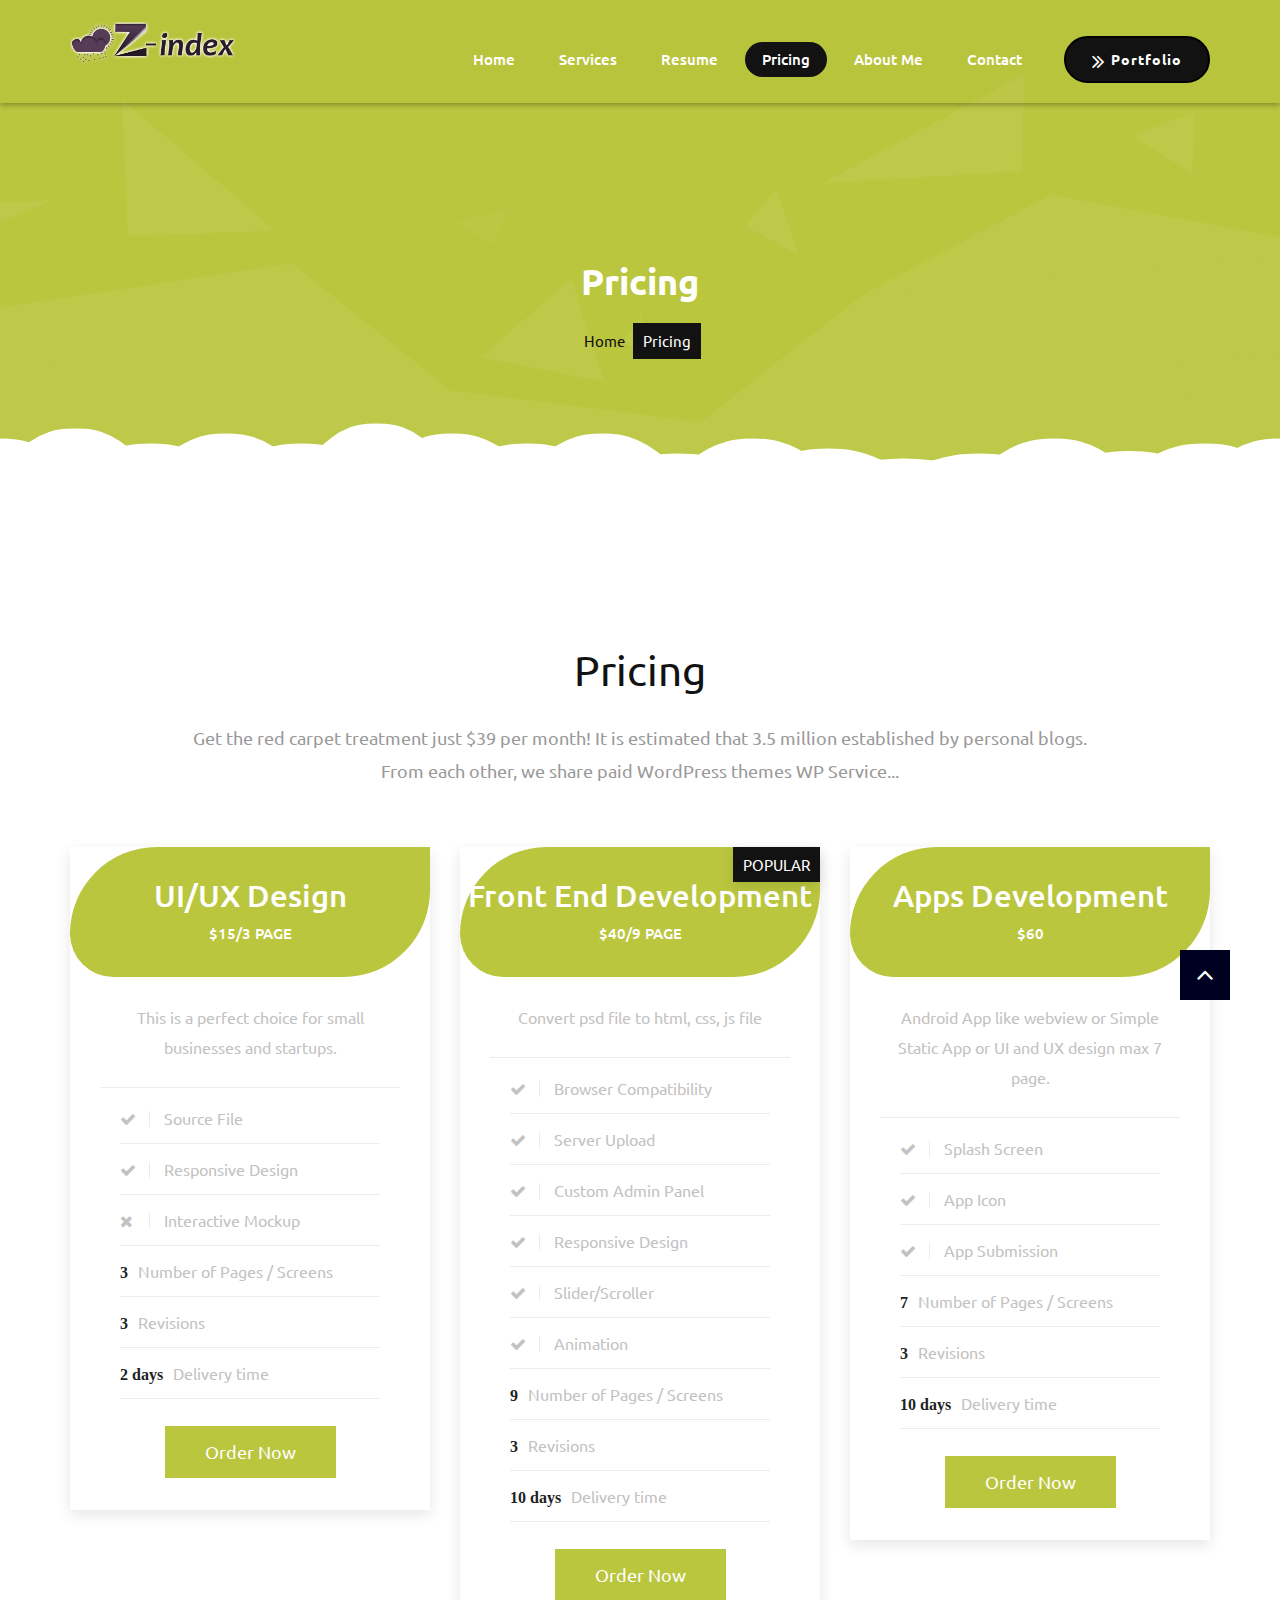
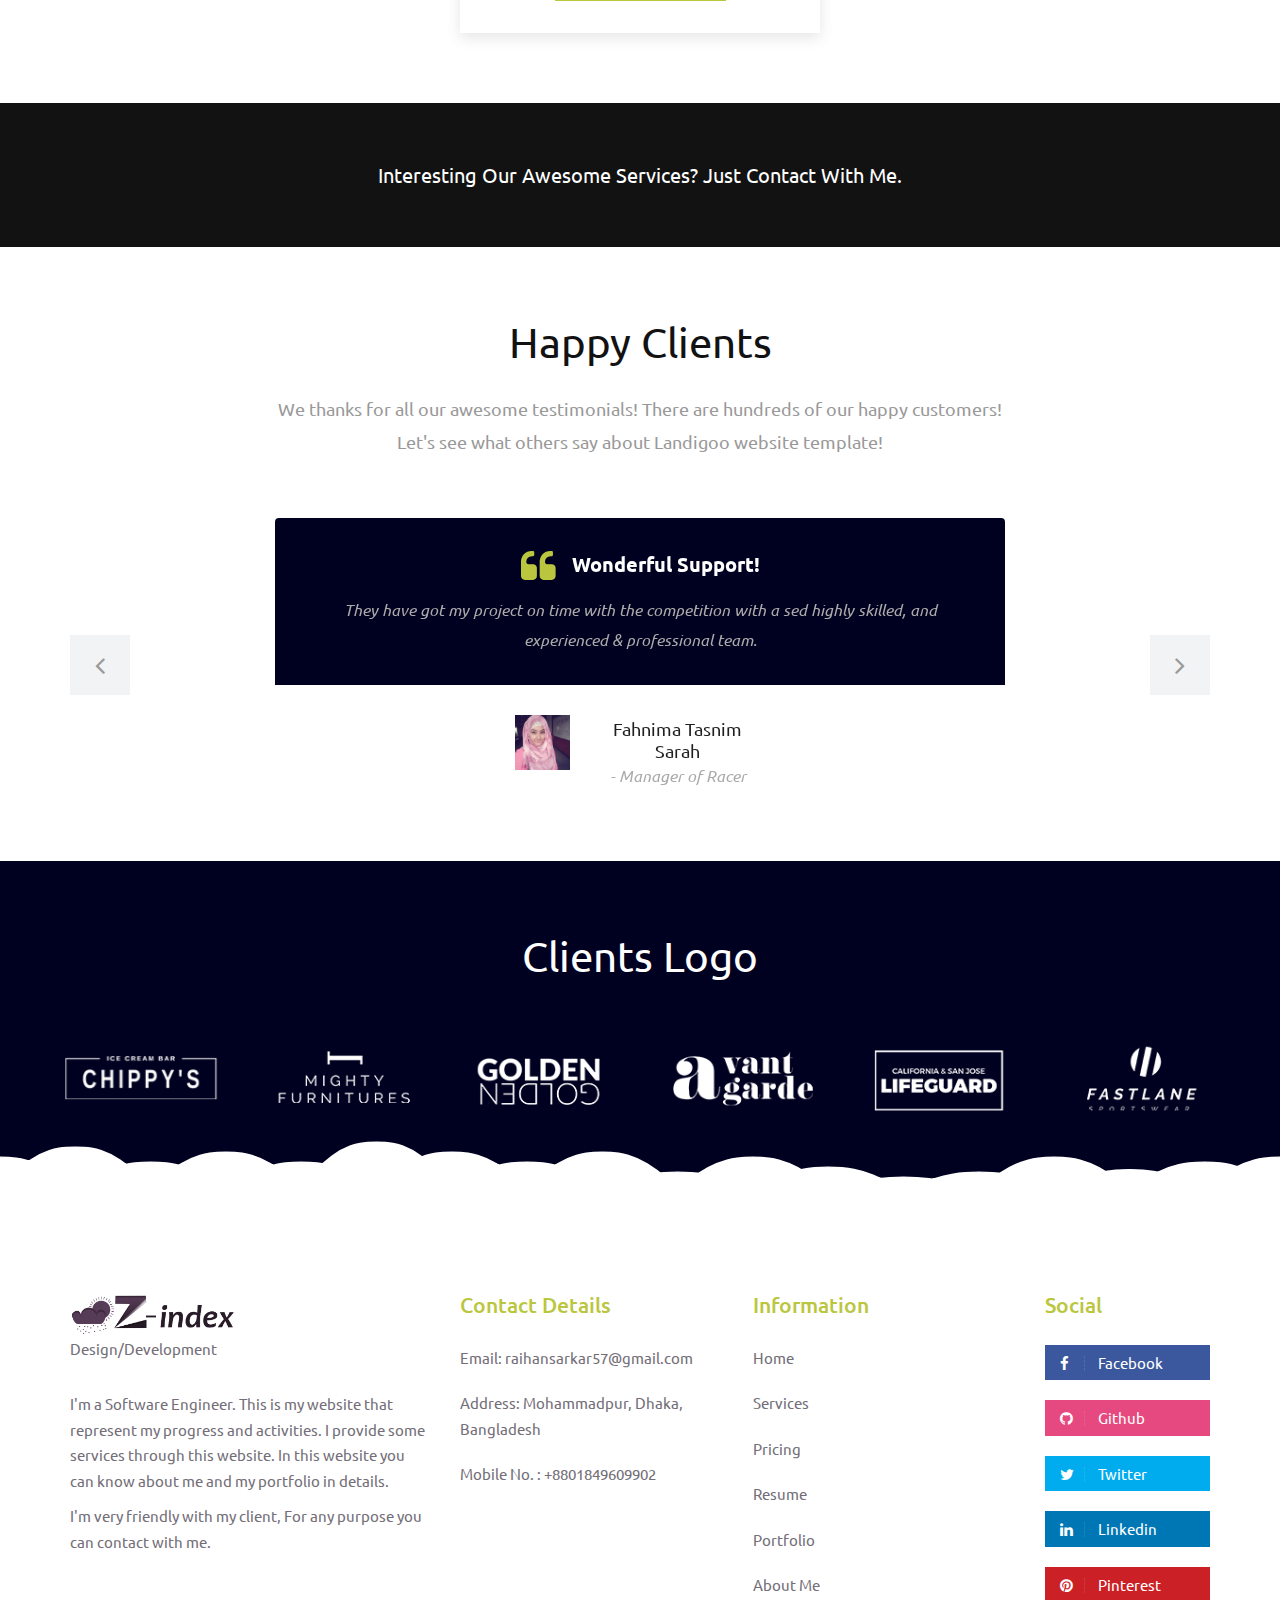
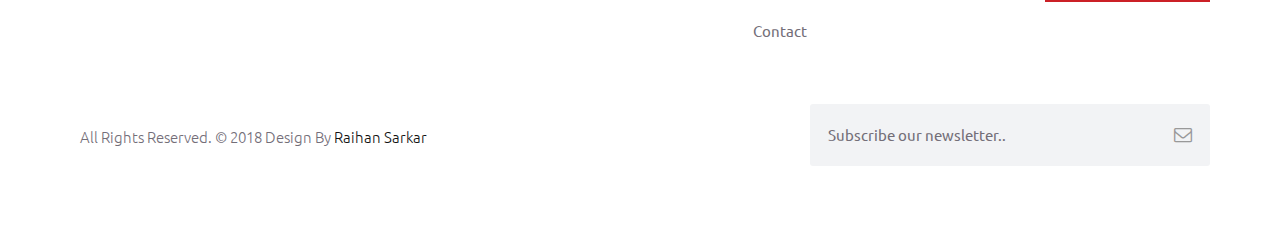
<file: pricing.html>
<!DOCTYPE html>
<html lang="en">

    <!-- Basic -->
    <meta charset="utf-8">
    <meta http-equiv="X-UA-Compatible" content="IE=edge">   
   
    <!-- Mobile Metas -->
    <meta name="viewport" content="width=device-width, minimum-scale=1.0, maximum-scale=1.0, user-scalable=no">
 
     <!-- Site Metas -->
    <title>FlaxSEO - Responsive HTML5 Template</title>  
    <meta name="keywords" content="">
    <meta name="description" content="">
    <meta name="author" content="">

    <!-- Site Icons -->
    <link rel="shortcut icon" href="images/favicon.ico" type="image/x-icon" />
    <link rel="apple-touch-icon" href="images/apple-touch-icon.png">

    <!-- Bootstrap CSS -->
    <link rel="stylesheet" href="css/bootstrap.min.css">
    <!-- Site CSS -->
    <link rel="stylesheet" href="style.css">
    <!-- Colors CSS -->
    <link rel="stylesheet" href="css/colors.css">
    <!-- ALL VERSION CSS -->
    <link rel="stylesheet" href="css/versions.css">
    <!-- Responsive CSS -->
    <link rel="stylesheet" href="css/responsive.css">
    <!-- Custom CSS -->
    <link rel="stylesheet" href="css/custom.css">

    <!--[if lt IE 9]>
      <script src="https://oss.maxcdn.com/libs/html5shiv/3.7.0/html5shiv.js"></script>
      <script src="https://oss.maxcdn.com/libs/respond.js/1.4.2/respond.min.js"></script>
    <![endif]-->

</head>
<body class="seo_version">

    <!-- LOADER -->
	<div id="preloader">
		<div id="cupcake" class="box">
			<span class="letter">L</span>
			<div class="cupcakeCircle box">
				<div class="cupcakeInner box">
					<div class="cupcakeCore box"></div>
				</div>
			</div>
			<span class="letter box">A</span>
			<span class="letter box">D</span>
			<span class="letter box">I</span>
			<span class="letter box">N</span>
			<span class="letter box">G</span>
		</div>
	</div>
	<!-- END LOADER -->

    <header class="header header_style_01">
        <nav class="megamenu navbar navbar-default">
            <div class="container">
                <div class="navbar-header">
                    <button type="button" class="navbar-toggle collapsed" data-toggle="collapse" data-target="#navbar" aria-expanded="false" aria-controls="navbar">
                        <span class="sr-only">Toggle navigation</span>
                        <span class="icon-bar"></span>
                        <span class="icon-bar"></span>
                        <span class="icon-bar"></span>
                    </button>
                    <a class="navbar-brand" href="index.html"><img src="images/logos/logo-seo.png" alt="image"style="width:166px;height:42px;"></a>
                </div>
                <div id="navbar" class="navbar-collapse collapse">
					<ul class="nav navbar-nav navbar-right hidden-md hidden-sm hidden-xs">
                        <li><a class="btn-light btn-radius btn-brd top-btn" href="portfolio.html"><i class="fa fa-angle-double-right"></i>Portfolio</a></li>
                    </ul>
                    <ul class="nav navbar-nav navbar-right menu-top">
                        <li><a href="index.html">Home</a></li>
                        <li><a href="services.html">Services</a></li>
                        <li><a href="resume.html">Resume</a></li>
                        <li><a class="active" href="pricing.html">Pricing</a></li>
                        <li><a href="about.html">About Me </a></li>
                        <li><a href="contact.html">Contact</a></li>
                    </ul>
                </div>
            </div>
        </nav>
    </header>

    <div class="all-page-title" style="background-image:url(images/pattern-4.png);">
        <div class="container text-center">
            <h1>Pricing</h1>
        </div>
		<!--Page -->
        <div class="page-info">
            <div class="container">
            	<div class="inner-container">
                    <ul class="bread-crumb">
                        <li><a href="index.html">Home</a></li>
                        <li><span>Pricing</span></li>
                    </ul>
                </div>
            </div>
        </div>
        <!--End Page-->
    </div><!-- end section -->

    <svg id="clouds" class="hidden-xs" xmlns="http://www.w3.org/2000/svg" version="1.1" width="100%" height="100" viewBox="0 0 85 100" preserveAspectRatio="none">
        <path d="M-5 100 Q 0 20 5 100 Z
            M0 100 Q 5 0 10 100
            M5 100 Q 10 30 15 100
            M10 100 Q 15 10 20 100
            M15 100 Q 20 30 25 100
            M20 100 Q 25 -10 30 100
            M25 100 Q 30 10 35 100
            M30 100 Q 35 30 40 100
            M35 100 Q 40 10 45 100
            M40 100 Q 45 50 50 100
            M45 100 Q 50 20 55 100
            M50 100 Q 55 40 60 100
            M55 100 Q 60 60 65 100
            M60 100 Q 65 50 70 100
            M65 100 Q 70 20 75 100
            M70 100 Q 75 45 80 100
            M75 100 Q 80 30 85 100
            M80 100 Q 85 20 90 100
            M85 100 Q 90 50 95 100
            M90 100 Q 95 25 100 100
            M95 100 Q 100 15 105 100 Z">
        </path>
    </svg>

    <div id="pricing" class="section wb">
        <div class="container">
            <div class="section-title text-center">
                <h3>Pricing</h3>
                <p class="lead">Get the red carpet treatment just $39 per month! It is estimated that 3.5 million established by personal blogs.<br> From each other, we share paid WordPress themes WP Service...</p>
            </div><!-- end title -->

            <div class="row">
                <div class="col-md-12">
                    <div class="tab-content">
                        <div class="tab-pane active fade in" id="tab1">
                            <div class="row text-center">
                                <div class="col-md-4">
                                    <div class="pricing-table pricing-table-highlighted">
                                        <div class="pricing-table-header grd1">
                                            <h2>UI/UX Design</h2>
                                            <h3>$15/3 page</h3>
                                        </div>
                                        <div class="pricing-table-space"></div>
										<div class="pricing-table-text">
                                            <p>This is a perfect choice for small businesses and startups.</p>
                                        </div>
                                        <div class="pricing-table-features">
                                            <p><i class="fa fa-check"></i> Source File</p>
                                            <p><i class="fa fa-check"></i> Responsive Design</p>
                                            <p><i class="fa fa-times"></i> Interactive Mockup</p>
                                            <p><strong class="fa">3</strong> Number of Pages / Screens</p>
                                            <p><strong class="fa">3</strong> Revisions</p>
                                            <p><strong class="fa">2 days</strong> Delivery time</p>
                                        </div>
                                        <div class="pricing-table-sign-up">
                                            <a href="#" class="btn btn-light btn-radius btn-brd grd1 effect-1">Order Now</a>
                                        </div>
                                    </div>
                                </div>
                                <div class="col-md-4">
                                    <div class="pricing-table pricing-table-highlighted">
                                        <div class="pricing-table-header grd1">
                                            <h2>Front End Development</h2>
                                            <h3>$40/9 page</h3>
											<span>popular</span>
                                        </div>
                                        <div class="pricing-table-space"></div>
                                        <div class="pricing-table-text">
                                            <p>Convert psd file to html, css, js file</p>
                                        </div>
                                        <div class="pricing-table-features">
                                            <p><i class="fa fa-check"></i> Browser Compatibility</p>
                                            <p><i class="fa fa-check"></i> Server Upload</p>
                                            <p><i class="fa fa-check"></i> Custom Admin Panel</p>
                                            <p><i class="fa fa-check"></i> Responsive Design</p>
                                            <p><i class="fa fa-check"></i> Slider/Scroller</p>
                                            <p><i class="fa fa-check"></i> Animation</p>
                                            <p><strong class="fa">9</strong> Number of Pages / Screens</p>
                                            <p><strong class="fa">3</strong> Revisions</p>
                                            <p><strong class="fa">10 days</strong> Delivery time</p>
                                        </div>
                                        <div class="pricing-table-sign-up">
                                            <a href="#" class="btn btn-light btn-radius btn-brd grd1 effect-1">Order Now</a>
                                        </div>
                                    </div>
                                </div>

                                <div class="col-md-4">
                                    <div class="pricing-table pricing-table-highlighted">
                                        <div class="pricing-table-header grd1">
                                            <h2>Apps Development</h2>
                                            <h3>$60</h3>
                                        </div>
                                        <div class="pricing-table-space"></div>
										<div class="pricing-table-text">
                                            <p>Android App like webview or Simple Static App or UI and UX design max 7 page.</p>
                                        </div>
                                        <div class="pricing-table-features">
                                            <p><i class="fa fa-check"></i> Splash Screen</p>
                                            <p><i class="fa fa-check"></i> App Icon</p>
                                            <p><i class="fa fa-check"></i> App Submission</p>
                                            <p><strong class="fa">7</strong> Number of Pages / Screens</p>
                                            <p><strong class="fa">3</strong> Revisions</p>
                                            <p><strong class="fa">10 days</strong> Delivery time</p>
                                        </div>
                                        <div class="pricing-table-sign-up">
                                            <a href="#" class="btn btn-light btn-radius btn-brd grd1 effect-1">Order Now</a>
                                        </div>
                                    </div>
                                </div>
                            </div><!-- end row -->
                        </div><!-- end pane -->
                    </div><!-- end content -->
                </div><!-- end col -->
            </div><!-- end row -->
        </div><!-- end container -->
    </div><!-- end section -->

    <section class="section nopad cac text-center">
        <a href="#"><h3>Interesting our awesome services? Just contact with me.</h3></a>
    </section>

    <div id="testimonials" class="section wb">
        <div class="container">
            <div class="section-title text-center">
                <h3>Happy Clients</h3>
                <p class="lead">We thanks for all our awesome testimonials! There are hundreds of our happy customers! <br>Let's see what others say about Landigoo website template!</p>
            </div><!-- end title -->

            <div class="row">
                <div class="col-md-12 col-sm-12">
                    <div class="testi-carousel owl-carousel owl-theme">
                        <div class="testimonial clearfix">
                            <div class="desc">
                                <h3><i class="fa fa-quote-left"></i> Wonderful Support!</h3>
                                <p class="lead">They have got my project on time with the competition with a sed highly skilled, and experienced & professional team.</p>
                            </div>
                            <div class="testi-meta">
                                <img src="uploads/testi_01.png" alt="" class="img-responsive alignleft">
                                <h4>Fahnima Tasnim Sarah <small>- Manager of Racer</small></h4>
                            </div>
                            <!-- end testi-meta -->
                        </div>
                        <!-- end testimonial -->

                        <div class="testimonial clearfix">
                            <div class="desc">
                                <h3><i class="fa fa-quote-left"></i> Awesome Services!</h3>
                                <p class="lead">Explain to you how all this mistaken idea of denouncing pleasure and praising pain was born and I will give you completed.</p>
                            </div>
                            <div class="testi-meta">
                                <img src="uploads/testi_02.png" alt="" class="img-responsive alignleft">
                                <h4>Raihan Sarkar <small>- Designer</small></h4>
                            </div>
                            <!-- end testi-meta -->
                        </div>
                        <!-- end testimonial -->

                        <div class="testimonial clearfix">
                            <div class="desc">
                                <h3><i class="fa fa-quote-left"></i> Great & Talented Team!</h3>
                                <p class="lead">The master-builder of human happines no one rejects, dislikes avoids pleasure itself, because it is very pursue pleasure. </p>
                            </div>
                            <div class="testi-meta">
                                <img src="uploads/testi_03.png" alt="" class="img-responsive alignleft">
                                <h4>Yaqub Arafat <small>- Dhaka City</small></h4>
                            </div>
                            <!-- end testi-meta -->
                        </div>
                        <!-- end testimonial -->
                        <div class="testimonial clearfix">
                            <div class="desc">
                                <h3><i class="fa fa-quote-left"></i> Wonderful Support!</h3>
                                <p class="lead">They have got my project on time with the competition with a sed highly skilled, and experienced & professional team.</p>
                            </div>
                            <div class="testi-meta">
                                <img src="uploads/testi_01.png" alt="" class="img-responsive alignleft">
                                <h4>Fahnima Tasnim Sarah <small>- Manager of Racer</small></h4>
                            </div>
                            <!-- end testi-meta -->
                        </div>
                        <!-- end testimonial -->

                        <div class="testimonial clearfix">
                            <div class="desc">
                                <h3><i class="fa fa-quote-left"></i> Awesome Services!</h3>
                                <p class="lead">Explain to you how all this mistaken idea of denouncing pleasure and praising pain was born and I will give you completed.</p>
                            </div>
                            <div class="testi-meta">
                                <img src="uploads/testi_02.png" alt="" class="img-responsive alignleft">
                                <h4>Raihan Sarkar <small>- Designer</small></h4>
                            </div>
                            <!-- end testi-meta -->
                        </div>
                        <!-- end testimonial -->

                        <div class="testimonial clearfix">
                            <div class="desc">
                                <h3><i class="fa fa-quote-left"></i> Great & Talented Team!</h3>
                                <p class="lead">The master-builder of human happines no one rejects, dislikes avoids pleasure itself, because it is very pursue pleasure. </p>
                            </div>
                            <div class="testi-meta">
                                <img src="uploads/testi_03.png" alt="" class="img-responsive alignleft">
                                <h4>Yaqub Arafat <small>- Dhaka City</small></h4>
                            </div>
                            <!-- end testi-meta -->
                        </div><!-- end testimonial -->
                    </div><!-- end carousel -->
                </div><!-- end col -->
            </div><!-- end row -->
        </div><!-- end container -->
    </div><!-- end section -->

    <div id="support" class="section db">
        <div class="container">
            <div class="section-title text-center">
                <h3>Clients Logo</h3>
            </div><!-- end title -->

            <div class="row">
                <div id="logo-carousel" class="owl-carousel">
					<div> <img src="uploads/logo_01.png" alt=""> </div>
					<div> <img src="uploads/logo_02.png" alt=""> </div>
					<div> <img src="uploads/logo_03.png" alt=""> </div>
					<div> <img src="uploads/logo_04.png" alt=""> </div>
					<div> <img src="uploads/logo_05.png" alt=""> </div>
					<div> <img src="uploads/logo_06.png" alt=""> </div>
					<div> <img src="uploads/logo_01.png" alt=""> </div>
					<div> <img src="uploads/logo_02.png" alt=""> </div>
				</div>
            </div><!-- end row -->
        </div><!-- end container -->
    </div><!-- end section -->

    <svg id="clouds1" class="hidden-xs" xmlns="http://www.w3.org/2000/svg" version="1.1" width="100%" height="100" viewBox="0 0 85 100" preserveAspectRatio="none">
        <path d="M-5 100 Q 0 20 5 100 Z
            M0 100 Q 5 0 10 100
            M5 100 Q 10 30 15 100
            M10 100 Q 15 10 20 100
            M15 100 Q 20 30 25 100
            M20 100 Q 25 -10 30 100
            M25 100 Q 30 10 35 100
            M30 100 Q 35 30 40 100
            M35 100 Q 40 10 45 100
            M40 100 Q 45 50 50 100
            M45 100 Q 50 20 55 100
            M50 100 Q 55 40 60 100
            M55 100 Q 60 60 65 100
            M60 100 Q 65 50 70 100
            M65 100 Q 70 20 75 100
            M70 100 Q 75 45 80 100
            M75 100 Q 80 30 85 100
            M80 100 Q 85 20 90 100
            M85 100 Q 90 50 95 100
            M90 100 Q 95 25 100 100
            M95 100 Q 100 15 105 100 Z">
        </path>
    </svg>

	<footer class="footer">
        <div class="container">
            <div class="row">
                <div class="col-md-4 col-sm-4 col-xs-12">
                    <div class="widget clearfix">
                        <div class="widget-title">
                            <img src="images/logos/logo-light.png" alt="" style="width:166px;height:42px;">
                            <p>Design/Development</p>
                        </div>
                        <p> I'm a Software Engineer. This is my website that represent my progress and activities. I provide some services through this website. In this website you can know about me and my portfolio in details.</p>
                        <p>I'm very friendly with my client, For any purpose you can contact with me.</p>
                    </div><!-- end clearfix -->
                </div><!-- end col -->

                <div class="col-md-3 col-sm-3 col-xs-12">
                    <div class="widget clearfix">
                        <div class="widget-title">
                            <h3>Contact Details</h3>
                        </div>

                        <ul class="footer-links">
                            <li>Email: raihansarkar57@gmail.com</li>
                            <li>Address: Mohammadpur, Dhaka, Bangladesh</li>
                            <li>Mobile No. : +8801849609902</li>
                        </ul><!-- end links -->
                    </div><!-- end clearfix -->
                </div><!-- end col -->

                <div class="col-md-3 col-sm-3 col-xs-12">
                    <div class="widget clearfix">
                        <div class="widget-title">
                            <h3>Information</h3>
                        </div>

                        <ul class="footer-links">
                            <li><a href="#">Home</a></li>
                            <li><a href="#">Services</a></li>
                            <li><a href="#">Pricing</a></li>
                            <li><a href="#">Resume</a></li>
                            <li><a href="#">Portfolio</a></li>
                            <li><a href="#">About Me</a></li>
                            <li><a href="#">Contact</a></li>
                        </ul><!-- end links -->
                    </div><!-- end clearfix -->
                </div><!-- end col -->

                <div class="col-md-2 col-sm-2 col-xs-12">
                    <div class="widget clearfix">
                        <div class="widget-title">
                            <h3>Social</h3>
                        </div>
                        <ul class="footer-links social-md">
                            <li><a class="fb" href="https://www.facebook.com/raihansarkar.cse"><i class="fa fa-facebook"></i> Facebook</a></li>
                            <li><a class="gi" href="https://github.com/raihansarkar"><i class="fa fa-github"></i> Github</a></li>
                            <li><a class="tw" href="https://twitter.com/raihansarkar75"><i class="fa fa-twitter"></i> Twitter</a></li>
                            <li><a class="ln" href="https://www.linkedin.com/in/raihan-uddin-026b5413a/"><i class="fa fa-linkedin"></i> Linkedin</a></li>
                            <li><a class="pi" href="#"><i class="fa fa-pinterest"></i> Pinterest</a></li>
                        </ul><!-- end links -->
                    </div><!-- end clearfix -->
                </div><!-- end col -->
            </div><!-- end row -->
        </div><!-- end container -->
    </footer><!-- end footer -->
    
    <div class="copyrights">
        <div class="container">
            <div class="footer-distributed">
                <div class="footer-left">
                    <p class="footer-company-name">All Rights Reserved. &copy; 2018 Design By <a href="https://www.facebook.com/raihansarkar.cse">Raihan Sarkar</a></p>
                </div>

                <div class="footer-right">
                    <form method="get" action="#">
                        <input placeholder="Subscribe our newsletter.." name="search">
                        <i class="fa fa-envelope-o"></i>
                    </form>
                </div>
            </div>
        </div><!-- end container -->
    </div><!-- end copyrights -->

    <a href="#" id="scroll-to-top" class="dmtop global-radius"><i class="fa fa-angle-up"></i></a>

    <!-- ALL JS FILES -->
    <script src="js/all.js"></script>
    <!-- ALL PLUGINS -->
    <script src="js/custom.js"></script>

</body>
</html>
</file>
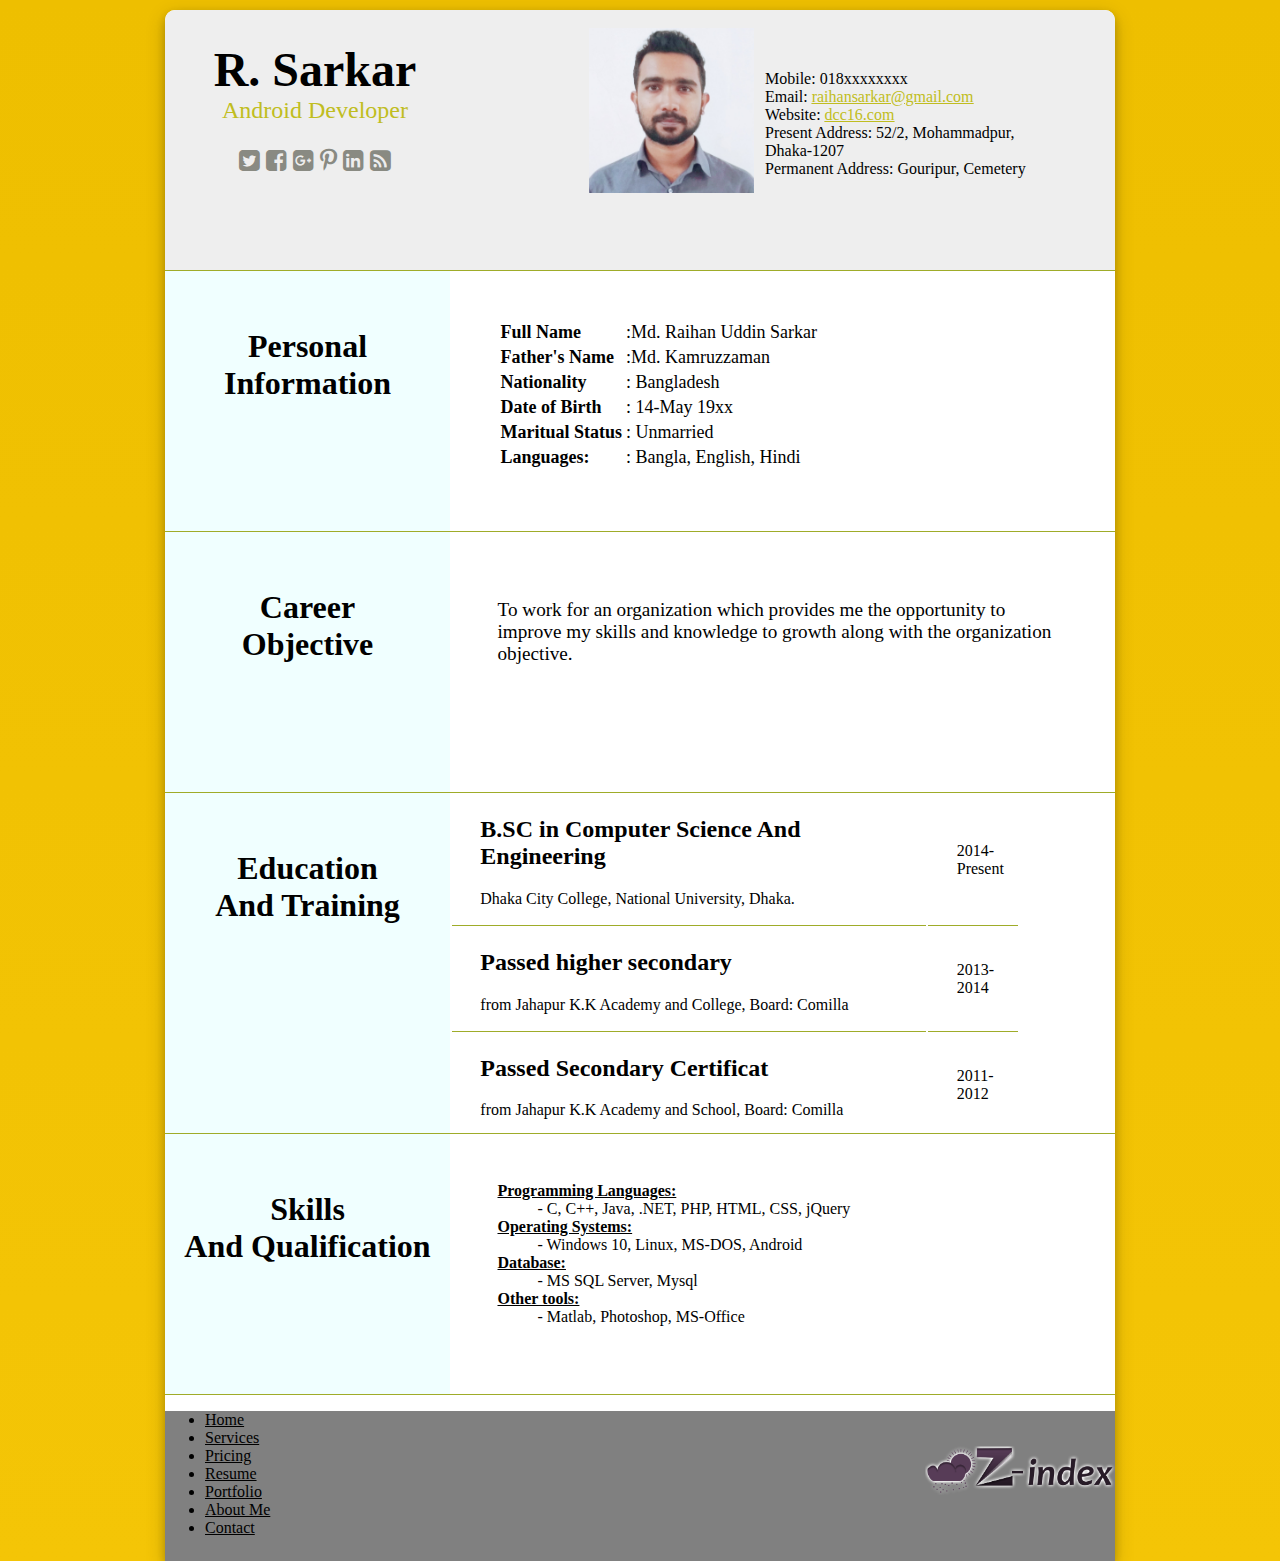
<file: resume.html>
<!DOCTYPE html>
<html lang="en">
  <head>
    <meta charset="utf-8"> 
    <meta name="viewport" content="width=device-width, initial-scale=1">

    <link rel="stylesheet" href="cv/css/font-awesome.css">
    <link rel="stylesheet" href="cv/css/style.css">
  </head>


  <body>
	  <div class='wraper'>
	  	<div class='container' id='header'>
	  		<div class='headerSection1'>
	  			<h1><b>R. Sarkar</b></h1>
	  			<p style='color:#c0bd21'>Android Developer</p>
	  			<a href="https://twitter.com/"><i class="fa fa-twitter-square" aria-hidden="true"></i></a>
	  			<a href="https://www.facebook.com/"><i class="fa fa-facebook-square" aria-hidden="true"></i></a>
	  			<a href="https://plus.google.com/"><i class="fa fa-google-plus-square" aria-hidden="true"></i></a>
	  			<a href="https://www.pinterest.com/"><i class="fa fa-pinterest-p" aria-hidden="true"></i></a>
	  			<a href="https://bd.linkedin.com/"><i class="fa fa-linkedin-square" aria-hidden="true"></i></a>
	  			<a href=""><i class="fa fa-rss-square" aria-hidden="true"></i></a>
	  		</div>
	  		<div class='headerSection2'>
	  			<img src="cv/img/raihan.jpg">
	  		</div>
	  		<div class='headerSection3'>
	  			<p>Mobile: 018xxxxxxxx</p>
	  			<p>Email: <a href="gmail.com"><u>raihansarkar@gmail.com</u></a></p>
	  			<p>Website: <a href="http://dcc16.com"><u>dcc16.com</u></a></p>
	  			<p>Present Address: 52/2, Mohammadpur, Dhaka-1207</p>
	  			<p>Permanent Address: Gouripur, Cemetery</p>
	  		</div>
	  	</div>

	  	<div class="container">
	  		<div class='paraName aside'>
	  			<h1>Personal<br>Information</h1>
	  		</div>
	  		<div>
	  			<table>
	  				<tr>
	  					<th>Full Name</th><td>:Md. Raihan Uddin Sarkar</td>
	  				</tr>
	  				<tr>
	  					<th>Father's Name</th><td>:Md. Kamruzzaman</td>
	  				</tr>
	  				<tr>
	  					<th>Nationality</th><td>: Bangladesh</td>
	  				</tr>
	  				<tr>
	  					<th>Date of Birth</th><td>: 14-May 19xx</td>
	  				</tr>
	  				<tr>
	  					<th>Maritual Status</th><td>: Unmarried</td>
	  				</tr>
	  				<tr>
	  					<th>Languages:</th><td>: Bangla, English, Hindi</td>
	  				</tr>
	  			</table>
	  		</div>
	  	</div>
	  	<div class="container">
	  		<div class='paraName aside'>
	  			<h1>Career<br> Objective</h1>
	  		</div>
	  		<div>
	  			<p id='objective'>To work for an organization which provides me the opportunity to improve my skills and knowledge to growth along with the organization objective.</p>
	  		</div>
	  	</div>

	  	<div class="container_large">
	  		<div class='paraName aside'>
	  			<h1>Education<br>And Training</h1>
	  		</div>
	  		<div>
	  				<table>
	  				<tr>
	  					<td><h2><b>B.SC in Computer Science And Engineering</b></h2>
	  					<p>Dhaka City College, National University, Dhaka.</p></td>
	  					<td>2014-Present</td>
	  				</tr>
	  				<tr>
	  					<td><h2><b>Passed higher secondary</b></h2>
	  					<p> from Jahapur K.K Academy and College, Board: Comilla</p></td>
	  					<td>2013-2014</td>
	  				</tr>
	  				<tr>
	  					<td style='border-bottom: 0px solid #9fac29'><h2><b>Passed Secondary Certificat</b></h2>
	  					<p> from Jahapur K.K Academy and School, Board: Comilla</p></td>
	  					<td style='border-bottom: 0px solid #9fac29'>2011-2012</td>
	  				</tr>
	  				
	  			</table>
	  				

	  		</div>
	  	</div>


	  	<div class="container">
	  		<div class='paraName aside'>
	  			<h1>Skills<br>And Qualification</h1>
	  		</div>
	  		<div>
	  			<dl>
	  					<dt><b><u>Programming Languages:</u></b></dt>
	  					<dd>- C, C++, Java, .NET, PHP, HTML, CSS, jQuery</dd>
	  					<dt><b><u>Operating Systems:</u></b></dt>
	  					<dd>- Windows 10, Linux, MS-DOS, Android</dd>
	  					<dt><b><u>Database:</u></b></dt>
  						<dd>- MS SQL Server, Mysql</dd>
	  					<dt><b><u>Other tools:</u></b></dt>
	  					<dd>- Matlab, Photoshop, MS-Office</dd>
	  				</dl>			
	  		</div>
	  	</div>

	  	<footer>
	  		<img src="cv/img/logo-light.png">
	  		<ul class="footer-links">
                            <li><a href="#">Home</a></li>
                            <li><a href="#">Services</a></li>
                            <li><a href="#">Pricing</a></li>
                            <li><a href="#">Resume</a></li>
                            <li><a href="#">Portfolio</a></li>
                            <li><a href="#">About Me</a></li>
                            <li><a href="#">Contact</a></li>
            </ul>
	  	</footer>
	  </div>
  </body>
</html>
</file>
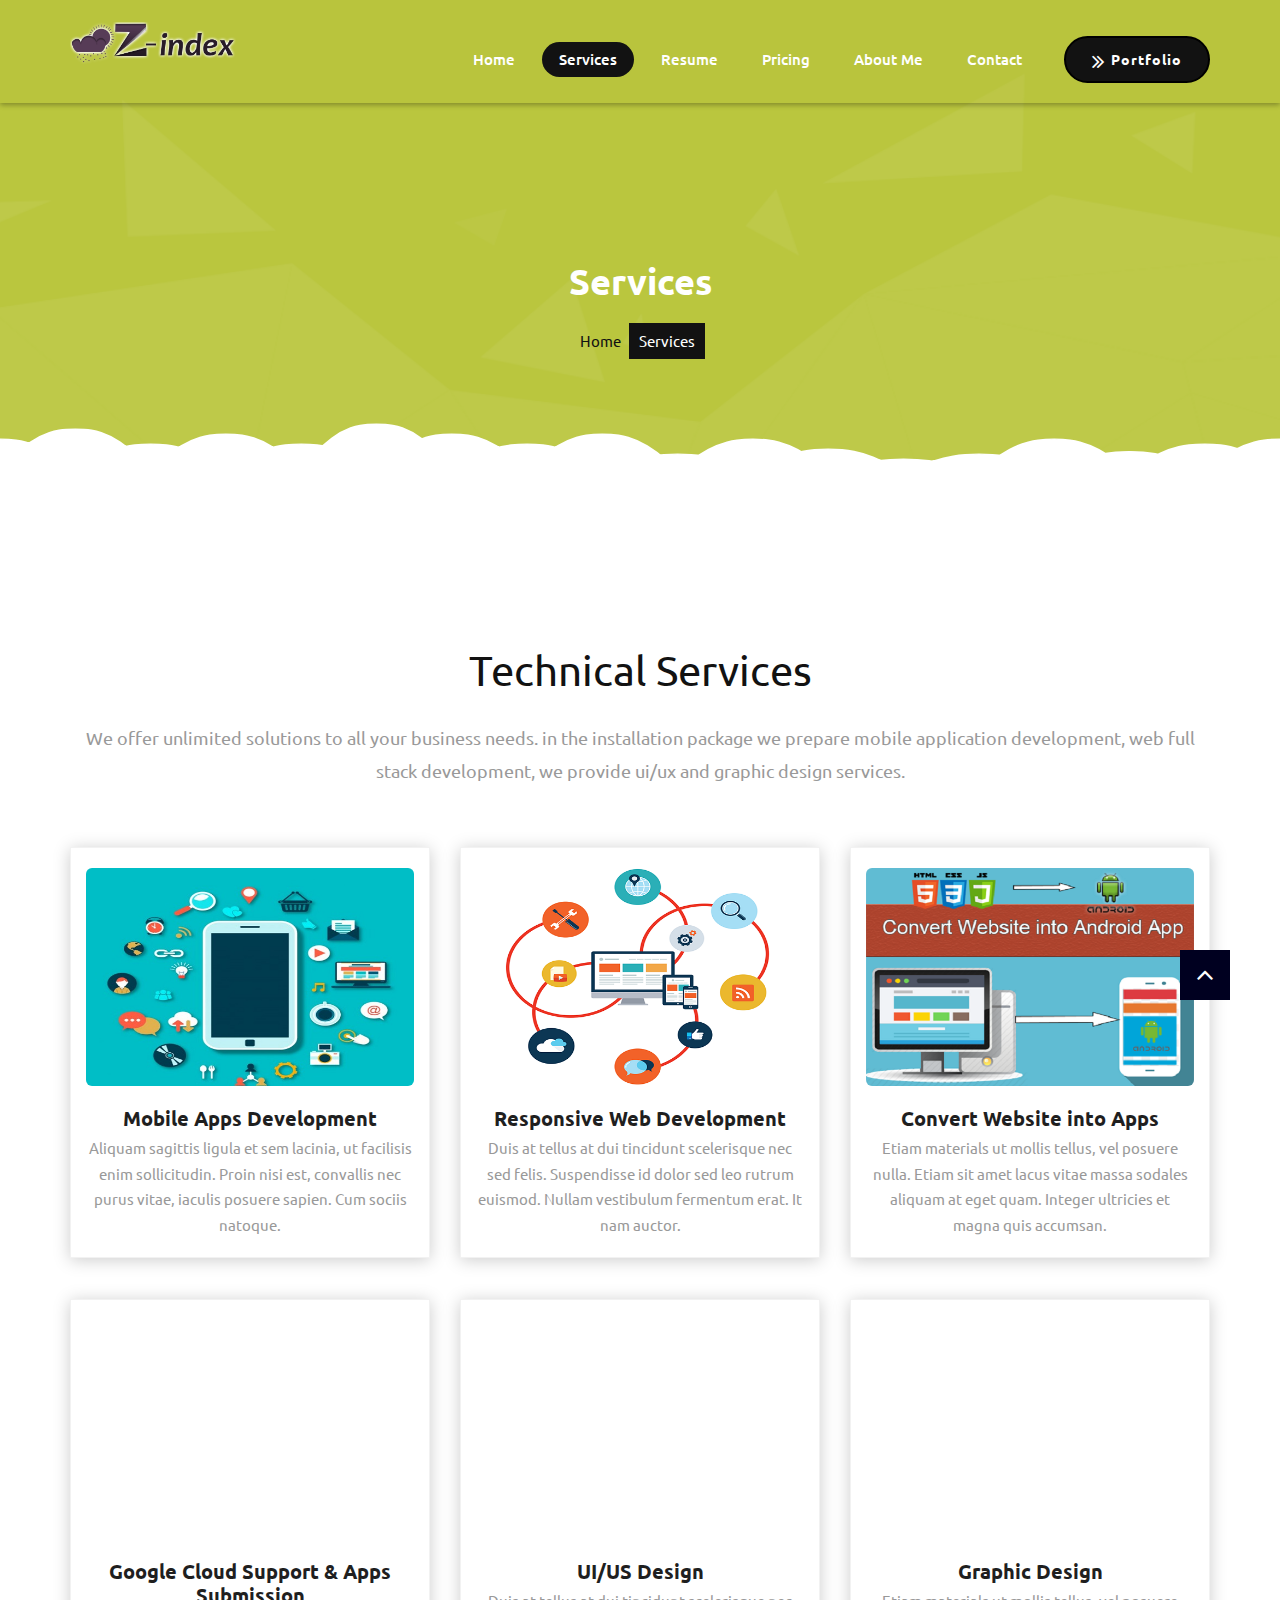
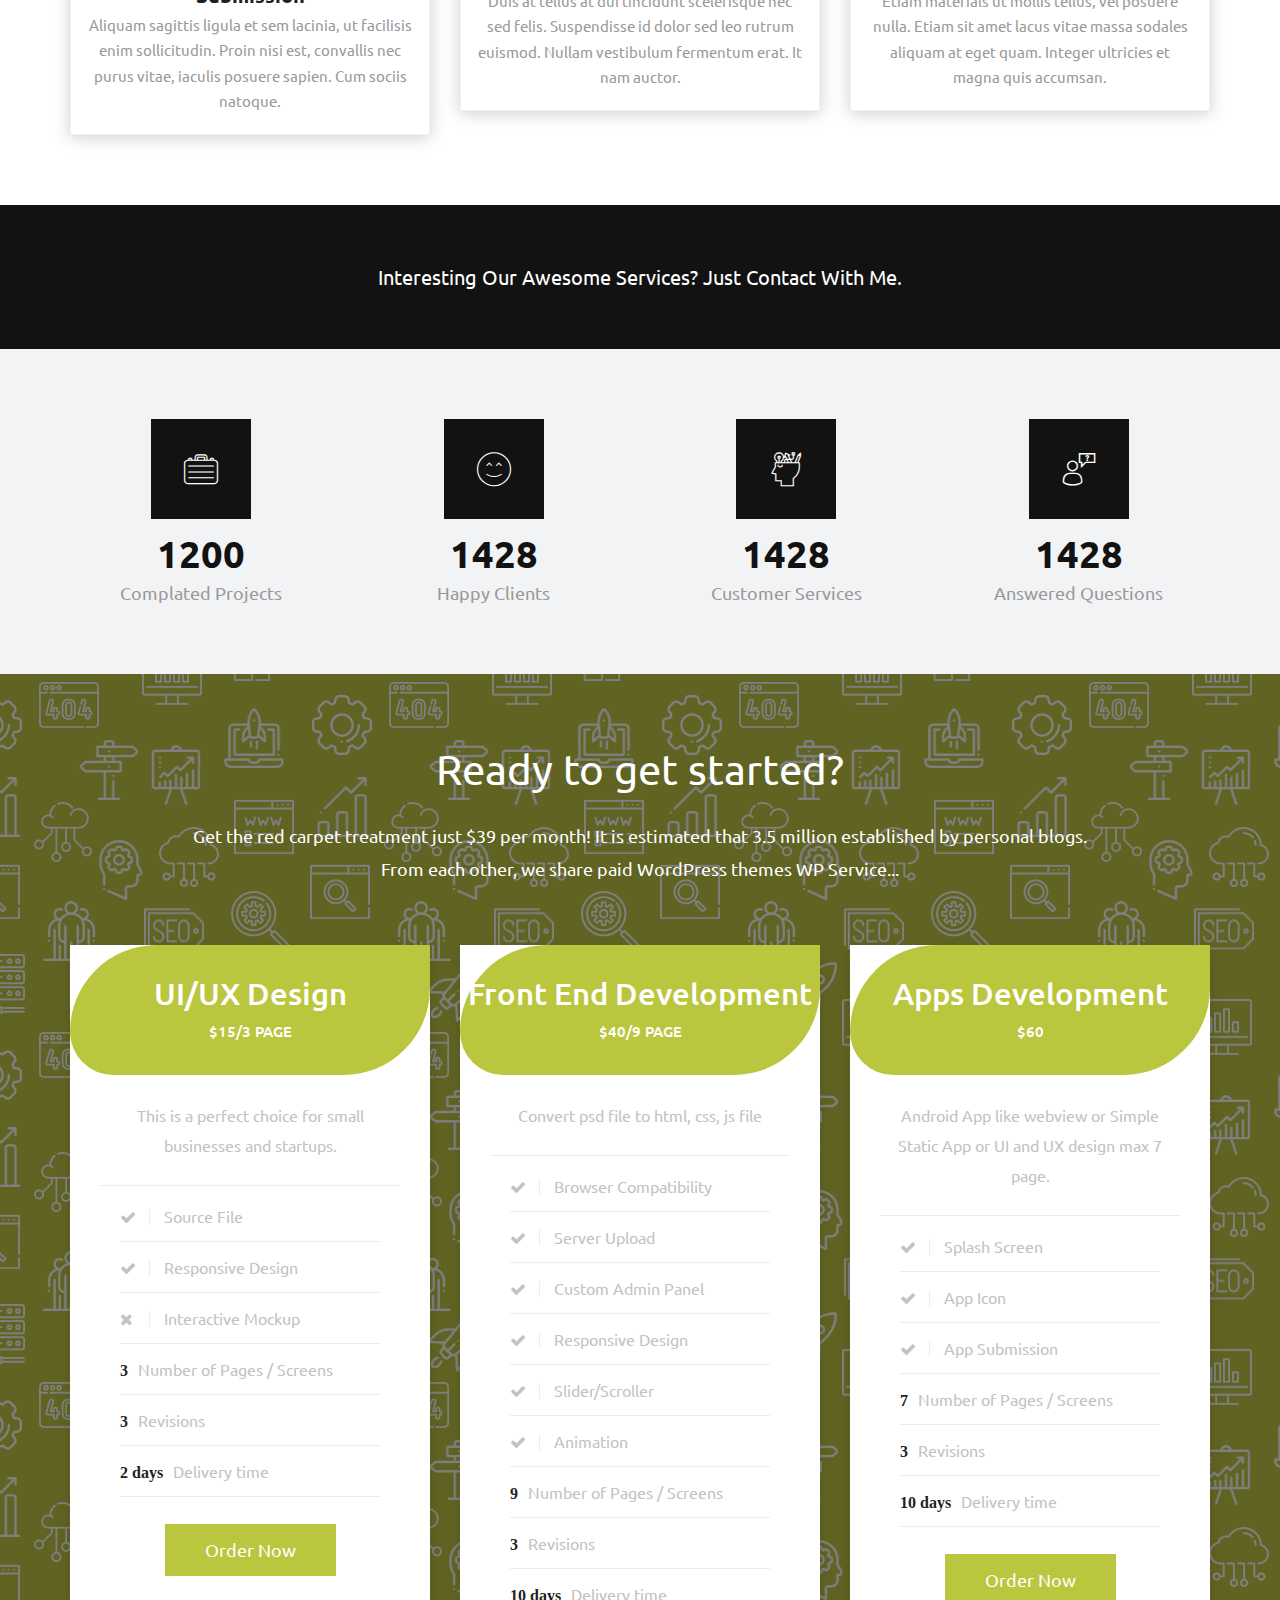
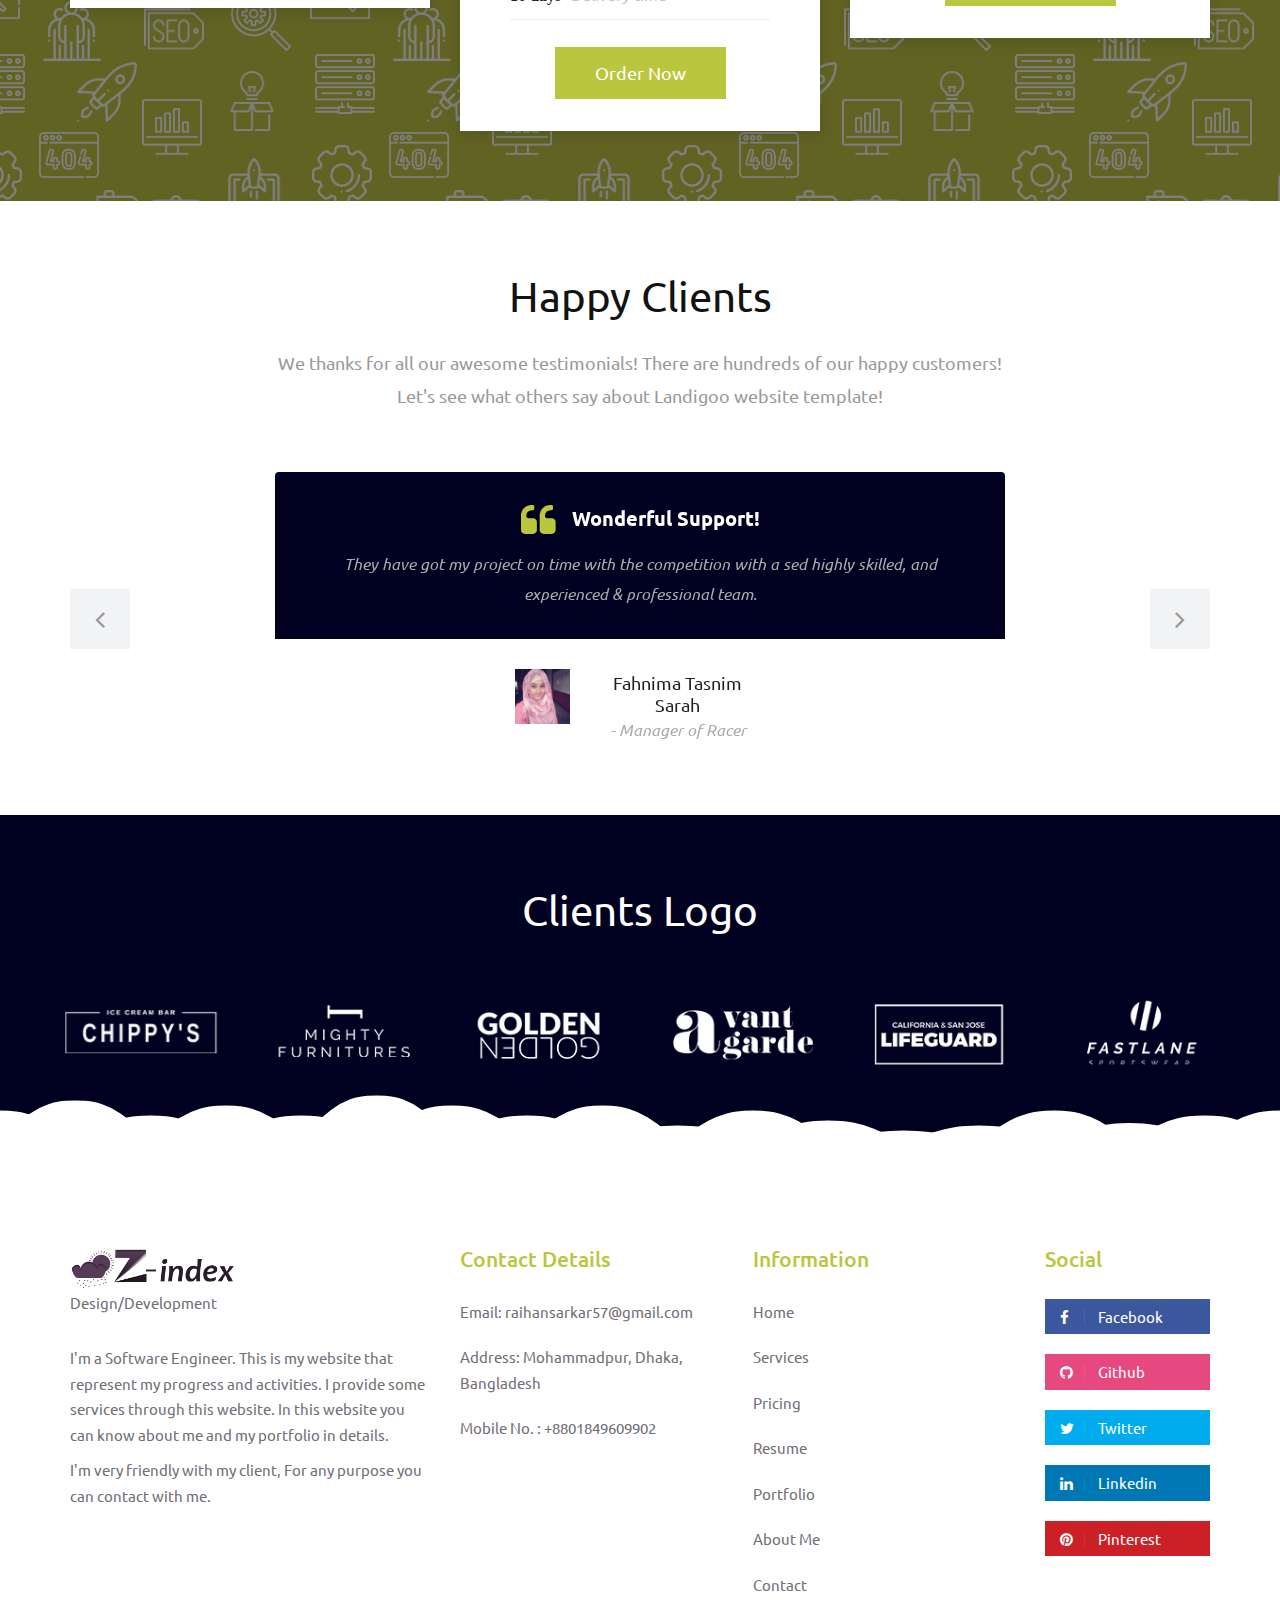
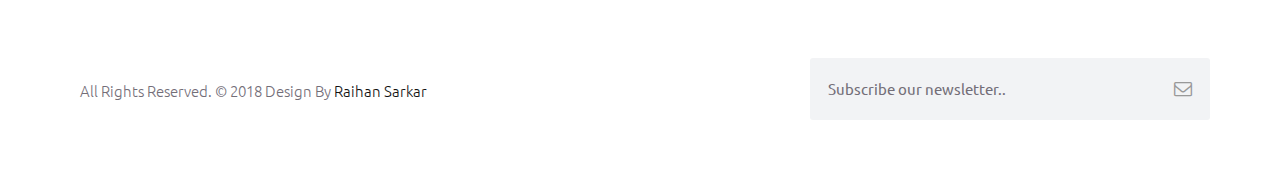
<file: services.html>
<!DOCTYPE html>
<html lang="en">

    <!-- Basic -->
    <meta charset="utf-8">
    <meta http-equiv="X-UA-Compatible" content="IE=edge">   
   
    <!-- Mobile Metas -->
    <meta name="viewport" content="width=device-width, minimum-scale=1.0, maximum-scale=1.0, user-scalable=no">
 
     <!-- Site Metas -->
    <title>FlaxSEO - Responsive HTML5 Template</title>  
    <meta name="keywords" content="">
    <meta name="description" content="">
    <meta name="author" content="">

    <!-- Site Icons -->
    <link rel="shortcut icon" href="images/favicon.ico" type="image/x-icon" />
    <link rel="apple-touch-icon" href="images/apple-touch-icon.png">

    <!-- Bootstrap CSS -->
    <link rel="stylesheet" href="css/bootstrap.min.css">
    <!-- Site CSS -->
    <link rel="stylesheet" href="style.css">
    <!-- Colors CSS -->
    <link rel="stylesheet" href="css/colors.css">
    <!-- ALL VERSION CSS -->
    <link rel="stylesheet" href="css/versions.css">
    <!-- Responsive CSS -->
    <link rel="stylesheet" href="css/responsive.css">
    <!-- Custom CSS -->
    <link rel="stylesheet" href="css/custom.css">

    <!--[if lt IE 9]>
      <script src="https://oss.maxcdn.com/libs/html5shiv/3.7.0/html5shiv.js"></script>
      <script src="https://oss.maxcdn.com/libs/respond.js/1.4.2/respond.min.js"></script>
    <![endif]-->

</head>
<body class="seo_version">

    <!-- LOADER -->
	<div id="preloader">
		<div id="cupcake" class="box">
			<span class="letter">L</span>
			<div class="cupcakeCircle box">
				<div class="cupcakeInner box">
					<div class="cupcakeCore box"></div>
				</div>
			</div>
			<span class="letter box">A</span>
			<span class="letter box">D</span>
			<span class="letter box">I</span>
			<span class="letter box">N</span>
			<span class="letter box">G</span>
		</div>
	</div>
	<!-- END LOADER -->

    <header class="header header_style_01">
        <nav class="megamenu navbar navbar-default">
            <div class="container">
                <div class="navbar-header">
                    <button type="button" class="navbar-toggle collapsed" data-toggle="collapse" data-target="#navbar" aria-expanded="false" aria-controls="navbar">
                        <span class="sr-only">Toggle navigation</span>
                        <span class="icon-bar"></span>
                        <span class="icon-bar"></span>
                        <span class="icon-bar"></span>
                    </button>
                    <a class="navbar-brand" href="index.html"><img src="images/logos/logo-seo.png" alt="image"style="width:166px;height:42px;"></a>
                </div>
                <div id="navbar" class="navbar-collapse collapse">
					<ul class="nav navbar-nav navbar-right hidden-md hidden-sm hidden-xs">
                        <li><a class="btn-light btn-radius btn-brd top-btn" href="portfolio.html"><i class="fa fa-angle-double-right"></i>Portfolio</a></li>
                    </ul>
                    <ul class="nav navbar-nav navbar-right menu-top">
                        <li><a href="index.html">Home</a></li>
                        <li><a class="active" href="services.html">Services</a></li>
                        <li><a href="resume.html">Resume</a></li>
                        <li><a href="pricing.html">Pricing</a></li>
                        <li><a href="about.html">About Me </a></li>
                        <li><a href="contact.html">Contact</a></li>
                    </ul>
                </div>
            </div>
        </nav>
    </header>

    <div class="all-page-title" style="background-image:url(images/pattern-4.png);">
        <div class="container text-center">
            <h1>Services</h1>
        </div>
		<!--Page -->
        <div class="page-info">
            <div class="container">
            	<div class="inner-container">
                    <ul class="bread-crumb">
                        <li><a href="index.html">Home</a></li>
                        <li><span>Services</span></li>
                    </ul>
                </div>
            </div>
        </div>
        <!--End Page-->
    </div><!-- end section -->

    <svg id="clouds" class="hidden-xs" xmlns="http://www.w3.org/2000/svg" version="1.1" width="100%" height="100" viewBox="0 0 85 100" preserveAspectRatio="none">
        <path d="M-5 100 Q 0 20 5 100 Z
            M0 100 Q 5 0 10 100
            M5 100 Q 10 30 15 100
            M10 100 Q 15 10 20 100
            M15 100 Q 20 30 25 100
            M20 100 Q 25 -10 30 100
            M25 100 Q 30 10 35 100
            M30 100 Q 35 30 40 100
            M35 100 Q 40 10 45 100
            M40 100 Q 45 50 50 100
            M45 100 Q 50 20 55 100
            M50 100 Q 55 40 60 100
            M55 100 Q 60 60 65 100
            M60 100 Q 65 50 70 100
            M65 100 Q 70 20 75 100
            M70 100 Q 75 45 80 100
            M75 100 Q 80 30 85 100
            M80 100 Q 85 20 90 100
            M85 100 Q 90 50 95 100
            M90 100 Q 95 25 100 100
            M95 100 Q 100 15 105 100 Z">
        </path>
    </svg>

    <div id="services" class="section wb">
        <div class="container">
            <div class="section-title text-center">
                <h3>Technical Services</h3>
                <p class="lead">We offer unlimited solutions to all your business needs. in the installation package we prepare mobile application development, web full stack development, we provide ui/ux and graphic design services.</p>
            </div><!-- end title -->
            <div class="row text-center">
                <div class="col-md-4 col-sm-4 col-xs-12">
                    <div class="service-widget">
                        <div class="post-media wow fadeIn">
                            <img src="uploads/seo_01.png" alt="" class="img-responsive img-rounded">
                        </div>
                        <h3>Mobile Apps Development</h3>
                        <p>Aliquam sagittis ligula et sem lacinia, ut facilisis enim sollicitudin. Proin nisi est, convallis nec purus vitae, iaculis posuere sapien. Cum sociis natoque.</p>
                    </div><!-- end service -->
                </div><!-- end col -->

                <div class="col-md-4 col-sm-4 col-xs-12">
                    <div class="service-widget">
                        <div class="post-media wow fadeIn">
                            <img src="uploads/seo_02.png" alt="" class="img-responsive img-rounded">
                        </div>
                        <h3>Responsive Web Development</h3>
                        <p>Duis at tellus at dui tincidunt scelerisque nec sed felis. Suspendisse id dolor sed leo rutrum euismod. Nullam vestibulum fermentum erat. It nam auctor. </p>
                    </div><!-- end service -->
                </div><!-- end col -->

                <div class="col-md-4 col-sm-4 col-xs-12">
                    <div class="service-widget">
                        <div class="post-media wow fadeIn">
                            <img src="uploads/seo_03.png" alt="" class="img-responsive img-rounded">
                        </div>
                        <h3>Convert Website into Apps</h3>
                        <p>Etiam materials ut mollis tellus, vel posuere nulla. Etiam sit amet lacus vitae massa sodales aliquam at eget quam. Integer ultricies et magna quis accumsan.</p>
                    </div><!-- end service -->
                </div><!-- end col -->
            </div><!-- end row -->

            <hr class="invis">

            <div class="row text-center">
                <div class="col-md-4 col-sm-4 col-xs-12">
                    <div class="service-widget">
                        <div class="post-media wow fadeIn">
                            <img src="uploads/seo_04.png" alt="" class="img-responsive img-rounded">
                        </div>
                        <h3>Google Cloud Support & Apps Submission</h3>
                        <p>Aliquam sagittis ligula et sem lacinia, ut facilisis enim sollicitudin. Proin nisi est, convallis nec purus vitae, iaculis posuere sapien. Cum sociis natoque.</p>
                    </div><!-- end service -->
                </div><!-- end col -->

                <div class="col-md-4 col-sm-4 col-xs-12">
                    <div class="service-widget">
                        <div class="post-media wow fadeIn">
                            <img src="uploads/seo_05.png" alt="" class="img-responsive img-rounded">
                        </div>
                        <h3>UI/US Design</h3>
                        <p>Duis at tellus at dui tincidunt scelerisque nec sed felis. Suspendisse id dolor sed leo rutrum euismod. Nullam vestibulum fermentum erat. It nam auctor. </p>
                    </div><!-- end service -->
                </div><!-- end col -->

                <div class="col-md-4 col-sm-4 col-xs-12">
                    <div class="service-widget">
                        <div class="post-media wow fadeIn">
                            <img src="uploads/seo_06.png" alt="" class="img-responsive img-rounded">
                        </div>
                        <h3>Graphic Design</h3>
                        <p>Etiam materials ut mollis tellus, vel posuere nulla. Etiam sit amet lacus vitae massa sodales aliquam at eget quam. Integer ultricies et magna quis accumsan.</p>
                    </div><!-- end service -->
                </div><!-- end col -->
            </div><!-- end row -->
        </div><!-- end container -->
    </div><!-- end section -->

    <section class="section nopad cac text-center">
        <a href="#"><h3>Interesting our awesome services? Just contact with me.</h3></a>
    </section>

    

    <div class="parallax section lb">
        <div class="container">
            <div class="row text-center stat-wrap">
                <div class="col-md-3 col-sm-6 col-xs-12">
                    <span data-scroll class="global-radius icon_wrap effect-1"><i class="flaticon-briefcase"></i></span>
                    <p class="stat_count">1200</p>
                    <h3>Complated Projects</h3>
                </div><!-- end col -->

                <div class="col-md-3 col-sm-6 col-xs-12">
                    <span data-scroll class="global-radius icon_wrap effect-1"><i class="flaticon-happy"></i></span>
                    <p class="stat_count">3210</p>
                    <h3>Happy Clients</h3>
                </div><!-- end col -->

                <div class="col-md-3 col-sm-6 col-xs-12">
                    <span data-scroll class="global-radius icon_wrap effect-1"><i class="flaticon-idea"></i></span>
                    <p class="stat_count">3781</p>
                    <h3>Customer Services</h3>
                </div><!-- end col -->

                <div class="col-md-3 col-sm-6 col-xs-12">
                    <span data-scroll class="global-radius icon_wrap effect-1"><i class="flaticon-customer-service"></i></span>
                    <p class="stat_count">4300</p>
                    <h3>Answered Questions</h3>
                </div><!-- end col -->
            </div><!-- end row -->
        </div><!-- end container -->
    </div><!-- end section -->

    <div id="pricing" class="section pricing-bg">
        <div class="container">
            <div class="section-title text-center">
                <h3>Ready to get started?</h3>
                <p class="lead">Get the red carpet treatment just $39 per month! It is estimated that 3.5 million established by personal blogs.<br> From each other, we share paid WordPress themes WP Service...</p>
            </div><!-- end title -->

            <div class="row">
                <div class="col-md-12">
                    <div class="tab-content">
                        <div class="tab-pane active fade in" id="tab1">
                            <div class="row text-center">
                                <div class="col-md-4">
                                    <div class="pricing-table pricing-table-highlighted">
                                        <div class="pricing-table-header grd1">
                                            <h2>UI/UX Design</h2>
                                            <h3>$15/3 page</h3>
                                        </div>
                                        <div class="pricing-table-space"></div>
                                        <div class="pricing-table-text">
                                            <p>This is a perfect choice for small businesses and startups.</p>
                                        </div>
                                        <div class="pricing-table-features">
                                            <p><i class="fa fa-check"></i> Source File</p>
                                            <p><i class="fa fa-check"></i> Responsive Design</p>
                                            <p><i class="fa fa-times"></i> Interactive Mockup</p>
                                            <p><strong class="fa">3</strong> Number of Pages / Screens</p>
                                            <p><strong class="fa">3</strong> Revisions</p>
                                            <p><strong class="fa">2 days</strong> Delivery time</p>
                                        </div>
                                        <div class="pricing-table-sign-up">
                                            <a href="#" class="btn btn-light btn-radius btn-brd grd1 effect-1">Order Now</a>
                                        </div>
                                    </div>
                                </div>
                                <div class="col-md-4">
                                    <div class="pricing-table pricing-table-highlighted">
                                        <div class="pricing-table-header grd1">
                                            <h2>Front End Development</h2>
                                            <h3>$40/9 page</h3>
                                        </div>
                                        <div class="pricing-table-space"></div>
                                        <div class="pricing-table-text">
                                            <p>Convert psd file to html, css, js file</p>
                                        </div>
                                        <div class="pricing-table-features">
                                            <p><i class="fa fa-check"></i> Browser Compatibility</p>
                                            <p><i class="fa fa-check"></i> Server Upload</p>
                                            <p><i class="fa fa-check"></i> Custom Admin Panel</p>
                                            <p><i class="fa fa-check"></i> Responsive Design</p>
                                            <p><i class="fa fa-check"></i> Slider/Scroller</p>
                                            <p><i class="fa fa-check"></i> Animation</p>
                                            <p><strong class="fa">9</strong> Number of Pages / Screens</p>
                                            <p><strong class="fa">3</strong> Revisions</p>
                                            <p><strong class="fa">10 days</strong> Delivery time</p>
                                        </div>
                                        <div class="pricing-table-sign-up">
                                            <a href="#" class="btn btn-light btn-radius btn-brd grd1 effect-1">Order Now</a>
                                        </div>
                                    </div>
                                </div>

                                <div class="col-md-4">
                                    <div class="pricing-table pricing-table-highlighted">
                                        <div class="pricing-table-header grd1">
                                            <h2>Apps Development</h2>
                                            <h3>$60</h3>
                                        </div>
                                        <div class="pricing-table-space"></div>
                                        <div class="pricing-table-text">
                                            <p>Android App like webview or Simple Static App or UI and UX design max 7 page.</p>
                                        </div>
                                        <div class="pricing-table-features">
                                            <p><i class="fa fa-check"></i> Splash Screen</p>
                                            <p><i class="fa fa-check"></i> App Icon</p>
                                            <p><i class="fa fa-check"></i> App Submission</p>
                                            <p><strong class="fa">7</strong> Number of Pages / Screens</p>
                                            <p><strong class="fa">3</strong> Revisions</p>
                                            <p><strong class="fa">10 days</strong> Delivery time</p>
                                        </div>
                                        <div class="pricing-table-sign-up">
                                            <a href="#" class="btn btn-light btn-radius btn-brd grd1 effect-1">Order Now</a>
                                        </div>
                                    </div>
                                </div>
                            </div><!-- end row -->
                        </div><!-- end pane -->
                    </div><!-- end content -->
                </div><!-- end col -->
            </div><!-- end row -->
        </div><!-- end container -->
    </div><!-- end section -->

    <div id="testimonials" class="section wb">
        <div class="container">
            <div class="section-title text-center">
                <h3>Happy Clients</h3>
                <p class="lead">We thanks for all our awesome testimonials! There are hundreds of our happy customers! <br>Let's see what others say about Landigoo website template!</p>
            </div><!-- end title -->

            <div class="row">
                <div class="col-md-12 col-sm-12">
                    <div class="testi-carousel owl-carousel owl-theme">
                        <div class="testimonial clearfix">
                            <div class="desc">
                                <h3><i class="fa fa-quote-left"></i> Wonderful Support!</h3>
                                <p class="lead">They have got my project on time with the competition with a sed highly skilled, and experienced & professional team.</p>
                            </div>
                            <div class="testi-meta">
                                <img src="uploads/testi_01.png" alt="" class="img-responsive alignleft">
                                <h4>Fahnima Tasnim Sarah <small>- Manager of Racer</small></h4>
                            </div>
                            <!-- end testi-meta -->
                        </div>
                        <!-- end testimonial -->

                        <div class="testimonial clearfix">
                            <div class="desc">
                                <h3><i class="fa fa-quote-left"></i> Awesome Services!</h3>
                                <p class="lead">Explain to you how all this mistaken idea of denouncing pleasure and praising pain was born and I will give you completed.</p>
                            </div>
                            <div class="testi-meta">
                                <img src="uploads/testi_02.png" alt="" class="img-responsive alignleft">
                                <h4>Raihan Sarkar <small>- Designer</small></h4>
                            </div>
                            <!-- end testi-meta -->
                        </div>
                        <!-- end testimonial -->

                        <div class="testimonial clearfix">
                            <div class="desc">
                                <h3><i class="fa fa-quote-left"></i> Great & Talented Team!</h3>
                                <p class="lead">The master-builder of human happines no one rejects, dislikes avoids pleasure itself, because it is very pursue pleasure. </p>
                            </div>
                            <div class="testi-meta">
                                <img src="uploads/testi_03.png" alt="" class="img-responsive alignleft">
                                <h4>Yaqub Arafat <small>- Dhaka City</small></h4>
                            </div>
                            <!-- end testi-meta -->
                        </div>
                        <!-- end testimonial -->
                        <div class="testimonial clearfix">
                            <div class="desc">
                                <h3><i class="fa fa-quote-left"></i> Wonderful Support!</h3>
                                <p class="lead">They have got my project on time with the competition with a sed highly skilled, and experienced & professional team.</p>
                            </div>
                            <div class="testi-meta">
                                <img src="uploads/testi_01.png" alt="" class="img-responsive alignleft">
                                <h4>Fahnima Tasnim Sarah <small>- Manager of Racer</small></h4>
                            </div>
                            <!-- end testi-meta -->
                        </div>
                        <!-- end testimonial -->

                        <div class="testimonial clearfix">
                            <div class="desc">
                                <h3><i class="fa fa-quote-left"></i> Awesome Services!</h3>
                                <p class="lead">Explain to you how all this mistaken idea of denouncing pleasure and praising pain was born and I will give you completed.</p>
                            </div>
                            <div class="testi-meta">
                                <img src="uploads/testi_02.png" alt="" class="img-responsive alignleft">
                                <h4>Raihan Sarkar <small>- Designer</small></h4>
                            </div>
                            <!-- end testi-meta -->
                        </div>
                        <!-- end testimonial -->

                        <div class="testimonial clearfix">
                            <div class="desc">
                                <h3><i class="fa fa-quote-left"></i> Great & Talented Team!</h3>
                                <p class="lead">The master-builder of human happines no one rejects, dislikes avoids pleasure itself, because it is very pursue pleasure. </p>
                            </div>
                            <div class="testi-meta">
                                <img src="uploads/testi_03.png" alt="" class="img-responsive alignleft">
                                <h4>Yaqub Arafat <small>- Dhaka City</small></h4>
                            </div>
                            <!-- end testi-meta -->
                        </div><!-- end testimonial -->
                    </div><!-- end carousel -->
                </div><!-- end col -->
            </div><!-- end row -->
        </div><!-- end container -->
    </div><!-- end section -->

    <div id="support" class="section db">
        <div class="container">
            <div class="section-title text-center">
                <h3>Clients Logo</h3>
            </div><!-- end title -->

            <div class="row">
                <div id="logo-carousel" class="owl-carousel">
                    <div> <img src="uploads/logo_01.png" alt=""> </div>
                    <div> <img src="uploads/logo_02.png" alt=""> </div>
                    <div> <img src="uploads/logo_03.png" alt=""> </div>
                    <div> <img src="uploads/logo_04.png" alt=""> </div>
                    <div> <img src="uploads/logo_05.png" alt=""> </div>
                    <div> <img src="uploads/logo_06.png" alt=""> </div>
                    <div> <img src="uploads/logo_01.png" alt=""> </div>
                    <div> <img src="uploads/logo_02.png" alt=""> </div>
                </div>
            </div><!-- end row -->
        </div><!-- end container -->
    </div><!-- end section -->

    <svg id="clouds1" class="hidden-xs" xmlns="http://www.w3.org/2000/svg" version="1.1" width="100%" height="100" viewBox="0 0 85 100" preserveAspectRatio="none">
        <path d="M-5 100 Q 0 20 5 100 Z
            M0 100 Q 5 0 10 100
            M5 100 Q 10 30 15 100
            M10 100 Q 15 10 20 100
            M15 100 Q 20 30 25 100
            M20 100 Q 25 -10 30 100
            M25 100 Q 30 10 35 100
            M30 100 Q 35 30 40 100
            M35 100 Q 40 10 45 100
            M40 100 Q 45 50 50 100
            M45 100 Q 50 20 55 100
            M50 100 Q 55 40 60 100
            M55 100 Q 60 60 65 100
            M60 100 Q 65 50 70 100
            M65 100 Q 70 20 75 100
            M70 100 Q 75 45 80 100
            M75 100 Q 80 30 85 100
            M80 100 Q 85 20 90 100
            M85 100 Q 90 50 95 100
            M90 100 Q 95 25 100 100
            M95 100 Q 100 15 105 100 Z">
        </path>
    </svg>

    <footer class="footer">
        <div class="container">
            <div class="row">
                <div class="col-md-4 col-sm-4 col-xs-12">
                    <div class="widget clearfix">
                        <div class="widget-title">
                            <img src="images/logos/logo-light.png" alt="" style="width:166px;height:42px;">
                            <p>Design/Development</p>
                        </div>
                        <p> I'm a Software Engineer. This is my website that represent my progress and activities. I provide some services through this website. In this website you can know about me and my portfolio in details.</p>
                        <p>I'm very friendly with my client, For any purpose you can contact with me.</p>
                    </div><!-- end clearfix -->
                </div><!-- end col -->

                <div class="col-md-3 col-sm-3 col-xs-12">
                    <div class="widget clearfix">
                        <div class="widget-title">
                            <h3>Contact Details</h3>
                        </div>

                        <ul class="footer-links">
                            <li>Email: raihansarkar57@gmail.com</li>
                            <li>Address: Mohammadpur, Dhaka, Bangladesh</li>
                            <li>Mobile No. : +8801849609902</li>
                        </ul><!-- end links -->
                    </div><!-- end clearfix -->
                </div><!-- end col -->

                <div class="col-md-3 col-sm-3 col-xs-12">
                    <div class="widget clearfix">
                        <div class="widget-title">
                            <h3>Information</h3>
                        </div>

                        <ul class="footer-links">
                            <li><a href="#">Home</a></li>
                            <li><a href="#">Services</a></li>
                            <li><a href="#">Pricing</a></li>
                            <li><a href="#">Resume</a></li>
                            <li><a href="#">Portfolio</a></li>
                            <li><a href="#">About Me</a></li>
                            <li><a href="#">Contact</a></li>
                        </ul><!-- end links -->
                    </div><!-- end clearfix -->
                </div><!-- end col -->

                <div class="col-md-2 col-sm-2 col-xs-12">
                    <div class="widget clearfix">
                        <div class="widget-title">
                            <h3>Social</h3>
                        </div>
                        <ul class="footer-links social-md">
                            <li><a class="fb" href="https://www.facebook.com/raihansarkar.cse"><i class="fa fa-facebook"></i> Facebook</a></li>
                            <li><a class="gi" href="https://github.com/raihansarkar"><i class="fa fa-github"></i> Github</a></li>
                            <li><a class="tw" href="https://twitter.com/raihansarkar75"><i class="fa fa-twitter"></i> Twitter</a></li>
                            <li><a class="ln" href="https://www.linkedin.com/in/raihan-uddin-026b5413a/"><i class="fa fa-linkedin"></i> Linkedin</a></li>
                            <li><a class="pi" href="#"><i class="fa fa-pinterest"></i> Pinterest</a></li>
                        </ul><!-- end links -->
                    </div><!-- end clearfix -->
                </div><!-- end col -->
            </div><!-- end row -->
        </div><!-- end container -->
    </footer><!-- end footer -->
	
    <div class="copyrights">
        <div class="container">
            <div class="footer-distributed">
                <div class="footer-left">
                    <p class="footer-company-name">All Rights Reserved. &copy; 2018 Design By <a href="https://www.facebook.com/raihansarkar.cse">Raihan Sarkar</a></p>
                </div>

                <div class="footer-right">
                    <form method="get" action="#">
                        <input placeholder="Subscribe our newsletter.." name="search">
                        <i class="fa fa-envelope-o"></i>
                    </form>
                </div>
            </div>
        </div><!-- end container -->
    </div><!-- end copyrights -->

    <a href="#" id="scroll-to-top" class="dmtop global-radius"><i class="fa fa-angle-up"></i></a>

    <!-- ALL JS FILES -->
    <script src="js/all.js"></script>
    <!-- ALL PLUGINS -->
    <script src="js/custom.js"></script>

</body>
</html>
</file>
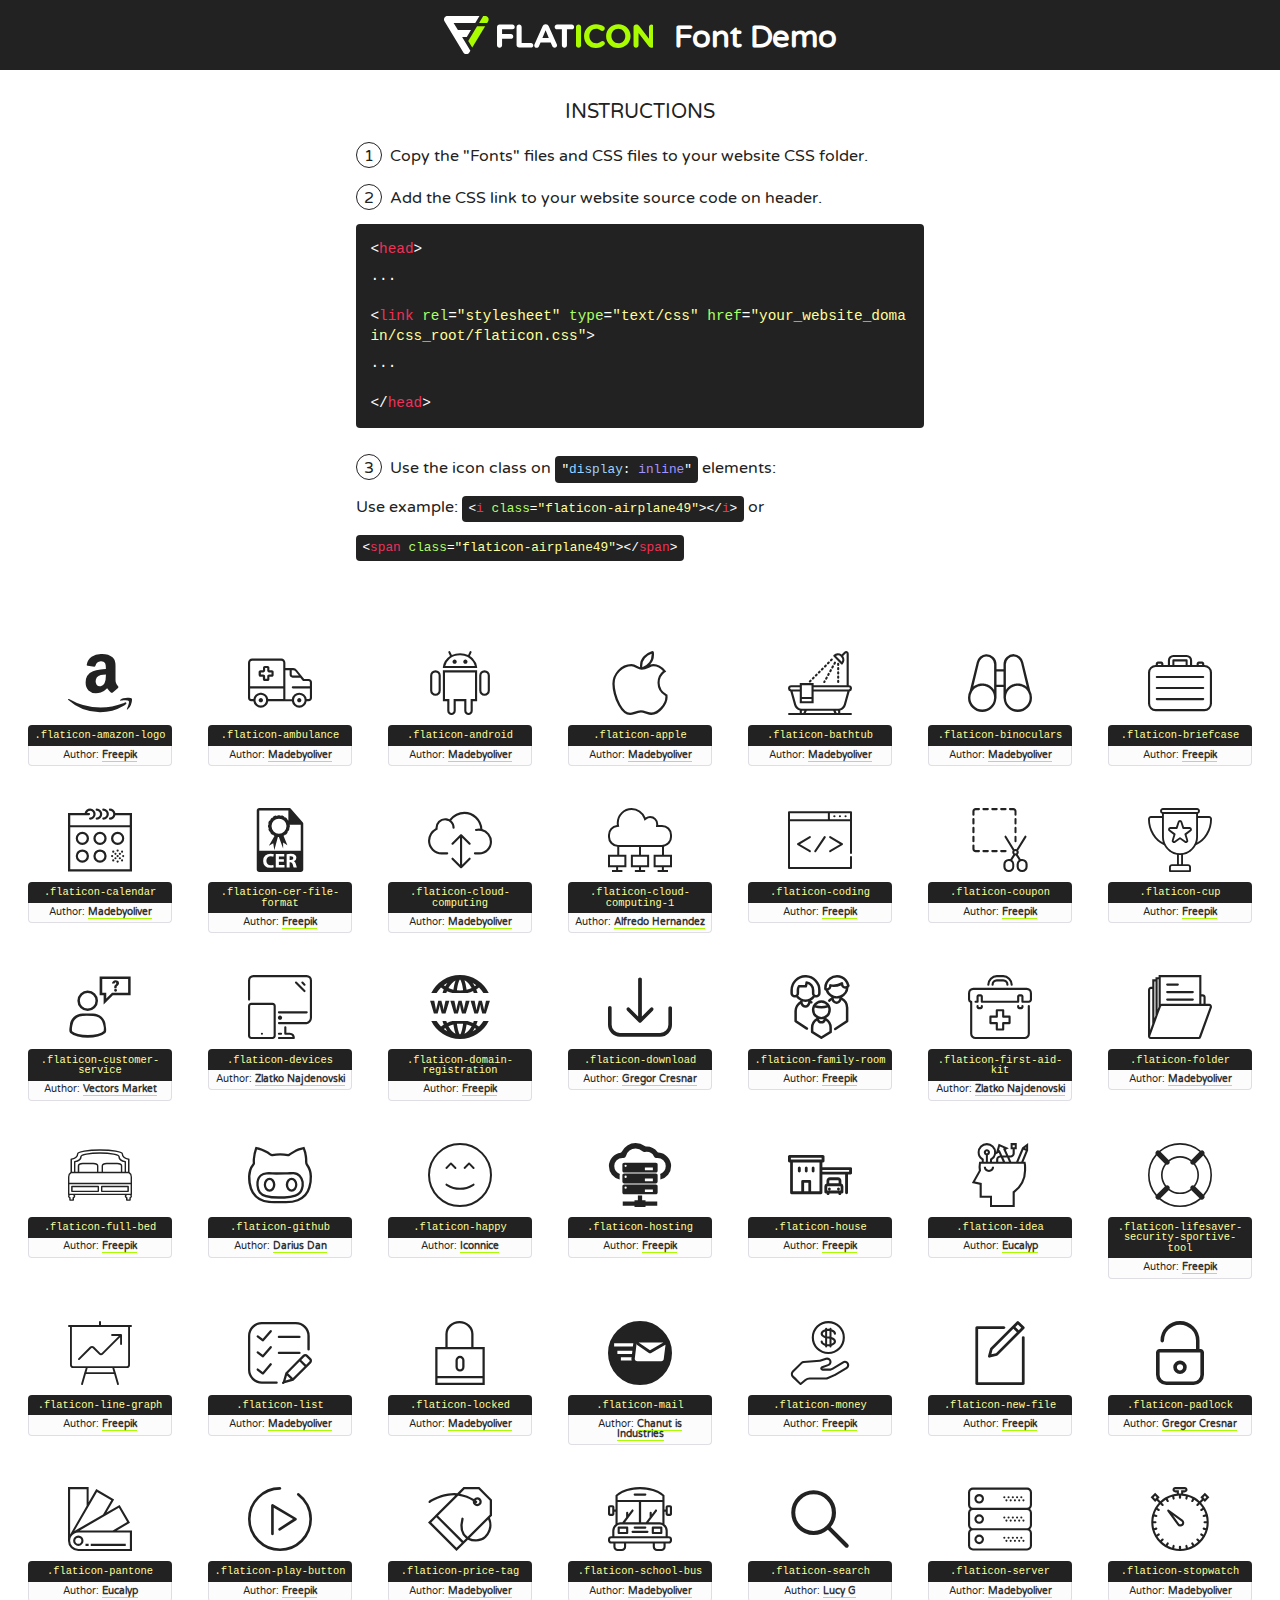
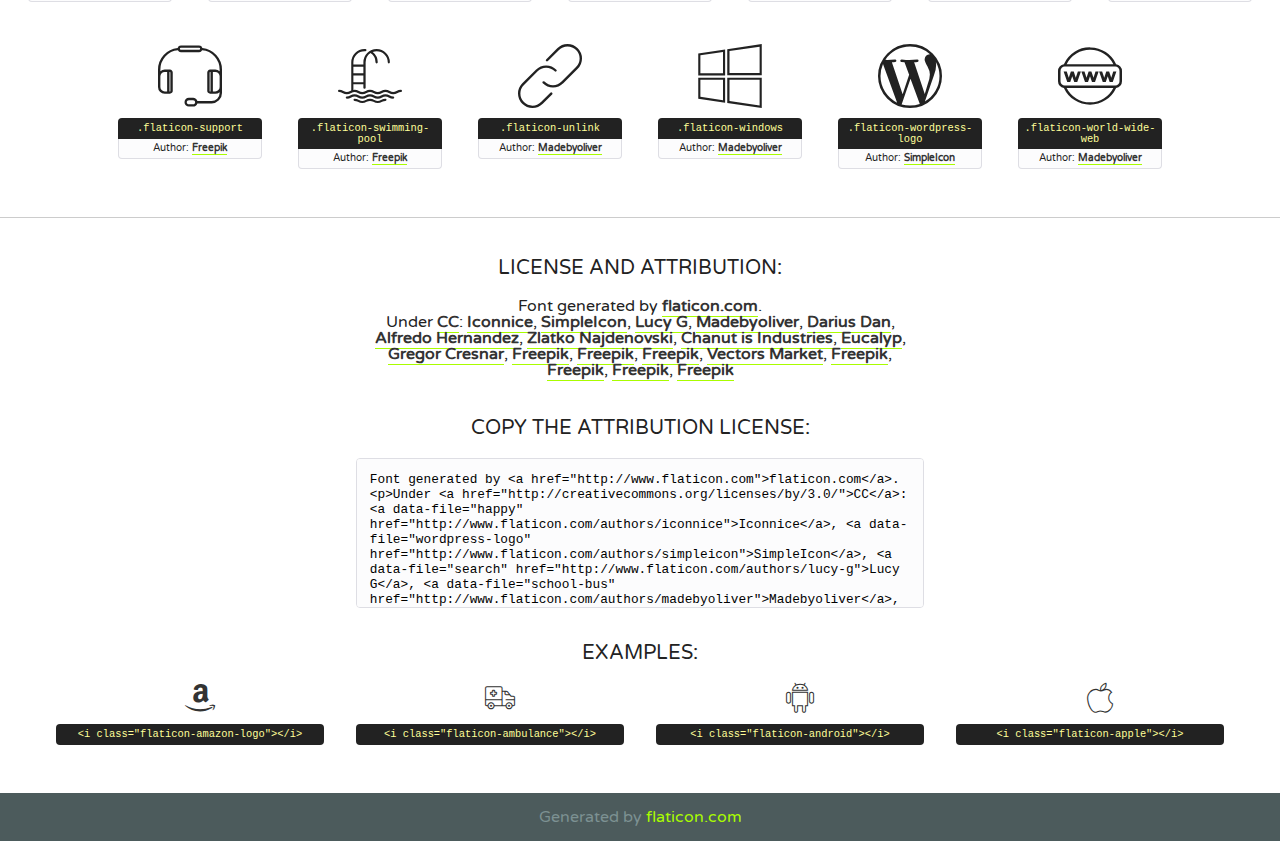
<file: fonts/flaticon.html>
<!DOCTYPE html>
<!--
  Flaticon icon font: Flaticon
  Creation date: 26/09/2016 00:56
-->
<html>
<!DOCTYPE html>
<html>

<head>
    <title>Flaticon WebFont</title>
    <link href="http://fonts.googleapis.com/css?family=Varela+Round" rel="stylesheet" type="text/css" />
    <link rel="stylesheet" type="text/css" href="flaticon.css">
    <meta charset="UTF-8">
    <style>
    html, body, div, span, applet, object, iframe,
    h1, h2, h3, h4, h5, h6, p, blockquote, pre,
    a, abbr, acronym, address, big, cite, code,
    del, dfn, em, img, ins, kbd, q, s, samp,
    small, strike, strong, sub, sup, tt, var,
    b, u, i, center,
    dl, dt, dd, ol, ul, li,
    fieldset, form, label, legend,
    table, caption, tbody, tfoot, thead, tr, th, td,
    article, aside, canvas, details, embed, 
    figure, figcaption, footer, header, hgroup, 
    menu, nav, output, ruby, section, summary,
    time, mark, audio, video {
        margin: 0;
        padding: 0;
        border: 0;
        font-size: 100%;
        font: inherit;
        vertical-align: baseline;
    }
    /* HTML5 display-role reset for older browsers */
    article, aside, details, figcaption, figure, 
    footer, header, hgroup, menu, nav, section {
        display: block;
    }
    body {
        line-height: 1;
    }
    ol, ul {
        list-style: none;
    }
    blockquote, q {
        quotes: none;
    }
    blockquote:before, blockquote:after,
    q:before, q:after {
        content: '';
        content: none;
    }
    table {
        border-collapse: collapse;
        border-spacing: 0;
    }
    body {
        font-family: 'Varela Round', Helvetica, Arial, sans-serif;
        font-size: 16px;
        color: #222;
    }
    a {
        color: #333;
        border-bottom: 1px solid #a9fd00;
        font-weight: bold;
        text-decoration: none;
    }
    * {
        -moz-box-sizing: border-box;
        -webkit-box-sizing: border-box;
        box-sizing: border-box;
        margin: 0;
        padding: 0;
    }
    [class^="flaticon-"]:before, [class*=" flaticon-"]:before, [class^="flaticon-"]:after, [class*=" flaticon-"]:after {
        font-family: Flaticon;
        font-size: 30px;
        font-style: normal;
        margin-left: 20px;
        color: #333;
    }
    .wrapper {
        max-width: 600px;
        margin: auto;
        padding: 0 1em;
    }
    .title {
        font-size: 1.25em;
        text-align: center;
        margin-bottom: 1em;
        text-transform: uppercase;
    }
    header {
        text-align: center;
        background-color: #222;
        color: #fff;
        padding: 1em;
    }
    header .logo {
        width: 210px;
        height: 38px;
        display: inline-block;
        vertical-align: middle;
        margin-right: 1em;
        border: none;
    }
    header strong {
        font-size: 1.95em;
        font-weight: bold;
        vertical-align: middle;
        margin-top: 5px;
        display: inline-block;
    }
    .demo {
        margin: 2em auto;
        line-height: 1.25em;
    }
    .demo ul li {
        margin-bottom: 1em;
    }
    .demo ul li .num {
        color: #222;
        border-radius: 20px;
        display: inline-block;
        width: 26px;
        padding: 3px;
        height: 26px;
        text-align: center;
        margin-right: 0.5em;
        border: 1px solid #222;
    }
    .demo ul li code {
        background-color: #222;
        border-radius: 4px;
        padding: 0.25em 0.5em;
        display: inline-block;
        color: #fff;
        font-family: Consolas,Monaco,Lucida Console,Liberation Mono,DejaVu Sans Mono,Bitstream Vera Sans Mono,Courier New, monospace;
        font-weight: lighter;
        margin-top: 1em;
        font-size: 0.8em;
        word-break: break-all;
    }
    .demo ul li code.big {
        padding: 1em;
        font-size: 0.9em;
    }
    .demo ul li code .red {
        color: #EF3159;
    }
    .demo ul li code .green {
        color: #ACFF65;
    }
    .demo ul li code .yellow {
        color: #FFFF99;
    }
    .demo ul li code .blue {
        color: #99D3FF;
    }
    .demo ul li code .purple {
        color: #A295FF;
    }
    .demo ul li code .dots {
        margin-top: 0.5em;
        display: block;
    }
    #glyphs {
        border-bottom: 1px solid #ccc;
        padding: 2em 0;
        text-align: center;
    }
    .glyph {
        display: inline-block;
        width: 9em;
        margin: 1em;
        text-align: center;
        vertical-align: top;
        background: #FFF;
    }
    .glyph .glyph-icon {
        padding: 10px;
        display: block;
        font-family:"Flaticon";
        font-size: 64px;
        line-height: 1;
    }
    .glyph .glyph-icon:before {
        font-size: 64px;
        color: #222;
        margin-left: 0;
    }
    .class-name {
        font-size: 0.65em;
        background-color: #222;
        color: #fff;
        border-radius: 4px 4px 0 0;
        padding: 0.5em;
        color: #FFFF99;
        font-family: Consolas,Monaco,Lucida Console,Liberation Mono,DejaVu Sans Mono,Bitstream Vera Sans Mono,Courier New, monospace;
    }
    .author-name {
        font-size: 0.6em;
        background-color: #fcfcfd;
        border: 1px solid #DEDEE4;
        border-top: 0;
        border-radius: 0 0 4px 4px;
        padding: 0.5em;
    }
    .class-name:last-child {
        font-size: 10px;
        color:#888;
    }
    .class-name:last-child a {
        font-size: 10px;
        color:#555;
    }
    .class-name:last-child a:hover {
        color:#a9fd00;
    }
    .glyph > input {
        display: block;
        width: 100px;
        margin: 5px auto;
        text-align: center;
        font-size: 12px;
        cursor: text;
    }
    .glyph > input.icon-input {
        font-family:"Flaticon";
        font-size: 16px;
        margin-bottom: 10px;
    }
    .attribution .title {
        margin-top: 2em;
    }
    .attribution textarea {
        background-color: #fcfcfd;
        padding: 1em;
        border: none;
        box-shadow: none;
        border: 1px solid #DEDEE4;
        border-radius: 4px;
        resize: none;
        width: 100%;
        height: 150px;
        font-size: 0.8em;
        font-family: Consolas,Monaco,Lucida Console,Liberation Mono,DejaVu Sans Mono,Bitstream Vera Sans Mono,Courier New, monospace;
        -webkit-appearance: none;
    }
    .iconsuse {
        margin: 2em auto;
        text-align: center;
        max-width: 1200px;
    }
    .iconsuse:after {
        content: '';
        display: table;
        clear: both;
    }
    .iconsuse .image {
        float: left;
        width: 25%;
        padding: 0 1em;
    }
    .iconsuse .image p {
        margin-bottom: 1em;
    }
    .iconsuse .image span {
        display: block;
        font-size: 0.65em;
        background-color: #222;
        color: #fff;
        border-radius: 4px;
        padding: 0.5em;
        color: #FFFF99;
        margin-top: 1em;
        font-family: Consolas,Monaco,Lucida Console,Liberation Mono,DejaVu Sans Mono,Bitstream Vera Sans Mono,Courier New, monospace;
    }
    #footer {
        text-align: center;
        background-color: #4C5B5C;
        color: #7c9192;
        padding: 1em;
    }
    #footer a {
        border: none;
        color: #a9fd00;
        font-weight: normal;
    }
    @media (max-width: 960px) {
        .iconsuse .image {
            width: 50%;
        }
    }
    @media (max-width: 560px) {
        .iconsuse .image {
            width: 100%;
        }
    }
    </style>
</head>

<body class="characters-off">

    <header>
        <a href="http://www.flaticon.com" target="_blank" class="logo">
            <svg version="1.1" xmlns="http://www.w3.org/2000/svg" xmlns:xlink="http://www.w3.org/1999/xlink" xmlns:a="http://ns.adobe.com/AdobeSVGViewerExtensions/3.0/" viewBox="0 0 560.875 102.036" enable-background="new 0 0 560.875 102.036" xml:space="preserve">
                <defs>
                </defs>
                <g>
                    <g class="letters">
                        <path fill="#ffffff" d="M141.596,29.675c0-3.777,2.985-6.767,6.764-6.767h34.438c3.426,0,6.15,2.728,6.15,6.15
                        c0,3.43-2.724,6.149-6.15,6.149h-27.674v13.091h23.719c3.429,0,6.151,2.724,6.151,6.15c0,3.43-2.723,6.149-6.151,6.149h-23.719
                        v17.574c0,3.773-2.986,6.761-6.764,6.761c-3.779,0-6.764-2.989-6.764-6.761V29.675z"></path>
                        <path fill="#ffffff" d="M193.844,29.149c0-3.781,2.985-6.767,6.764-6.767c3.776,0,6.763,2.985,6.763,6.767v42.957h25.039
                        c3.426,0,6.149,2.726,6.149,6.153c0,3.425-2.723,6.15-6.149,6.15h-31.802c-3.779,0-6.764-2.986-6.764-6.768V29.149z"></path>
                        <path fill="#ffffff" d="M241.891,75.71l21.438-48.407c1.492-3.341,4.215-5.357,7.906-5.357h0.792
                        c3.686,0,6.323,2.017,7.815,5.357l21.439,48.407c0.436,0.967,0.701,1.845,0.701,2.723c0,3.602-2.809,6.501-6.414,6.501
                        c-3.161,0-5.269-1.845-6.499-4.655l-4.132-9.661h-27.059l-4.301,10.102c-1.144,2.631-3.426,4.214-6.237,4.214
                        c-3.517,0-6.24-2.81-6.24-6.325C241.1,77.64,241.451,76.677,241.891,75.71z M279.932,58.666l-8.521-20.297l-8.526,20.297H279.932
                        z"></path>
                        <path fill="#ffffff" d="M314.864,35.387H301.86c-3.429,0-6.239-2.813-6.239-6.238c0-3.429,2.811-6.24,6.239-6.24h39.533
                        c3.426,0,6.237,2.811,6.237,6.24c0,3.425-2.811,6.238-6.237,6.238h-13.001v42.785c0,3.773-2.99,6.761-6.764,6.761
                        c-3.779,0-6.764-2.989-6.764-6.761V35.387z"></path>
                        <path fill="#A9FD00" d="M352.615,29.149c0-3.781,2.985-6.767,6.767-6.767c3.774,0,6.761,2.985,6.761,6.767v49.024
                        c0,3.773-2.987,6.761-6.761,6.761c-3.781,0-6.767-2.989-6.767-6.761V29.149z"></path>
                        <path fill="#A9FD00" d="M374.132,53.836v-0.179c0-17.481,13.178-31.801,32.065-31.801c9.22,0,15.459,2.458,20.557,6.238
                        c1.402,1.054,2.637,2.985,2.637,5.357c0,3.692-2.985,6.59-6.681,6.59c-1.845,0-3.071-0.702-4.044-1.319
                        c-3.776-2.813-7.729-4.393-12.562-4.393c-10.364,0-17.831,8.611-17.831,19.154v0.173c0,10.542,7.291,19.329,17.831,19.329
                        c5.715,0,9.492-1.756,13.359-4.834c1.049-0.874,2.458-1.491,4.039-1.491c3.429,0,6.325,2.813,6.325,6.236
                        c0,2.106-1.056,3.78-2.282,4.834c-5.539,4.834-12.036,7.733-21.878,7.733C387.572,85.464,374.132,71.493,374.132,53.836z"></path>
                        <path fill="#A9FD00" d="M433.009,53.836v-0.179c0-17.481,13.79-31.801,32.766-31.801c18.981,0,32.592,14.143,32.592,31.628v0.173
                        c0,17.483-13.785,31.807-32.769,31.807C446.625,85.464,433.009,71.32,433.009,53.836z M484.224,53.836v-0.179
                        c0-10.539-7.725-19.326-18.626-19.326c-10.893,0-18.449,8.611-18.449,19.154v0.173c0,10.542,7.73,19.329,18.626,19.329
                        C476.676,72.986,484.224,64.378,484.224,53.836z"></path>
                        <path fill="#A9FD00" d="M506.233,29.321c0-3.774,2.99-6.763,6.767-6.763h1.401c3.252,0,5.183,1.583,7.029,3.953l26.093,34.265
                        V29.059c0-3.692,2.99-6.677,6.681-6.677c3.683,0,6.671,2.985,6.671,6.677v48.934c0,3.78-2.987,6.765-6.764,6.765h-0.436
                        c-3.257,0-5.188-1.581-7.034-3.953l-27.056-35.492v32.944c0,3.687-2.985,6.676-6.678,6.676c-3.683,0-6.673-2.989-6.673-6.676
                        V29.321z"></path>
                    </g>
                    <g class="insignia">
                        <path fill="#ffffff" d="M48.372,56.137h12.517l11.156-18.537H37.186L25.688,18.539h57.825L94.668,0H9.271
                        C5.925,0,2.842,1.801,1.198,4.716c-1.644,2.907-1.593,6.482,0.134,9.343l50.38,83.501c1.678,2.781,4.689,4.476,7.938,4.476
                        c3.246,0,6.257-1.695,7.935-4.476l2.898-4.804L48.372,56.137z"></path>
                        <g class="i">
                            <path fill="#A9FD00" d="M93.575,18.539h0.031v0.004l21.652,0.004l2.705-4.488c1.727-2.861,1.778-6.436,0.133-9.343
                            C116.454,1.801,113.371,0,110.026,0h-5.294L93.575,18.539z"></path>
                            <polygon fill="#A9FD00" points="88.291,27.356 64.725,66.486 75.519,84.404 109.942,27.356"></polygon>
                        </g>
                    </g>
                </g>
            </svg>
        </a>
        <strong>Font Demo</strong>
    </header>


    <section class="demo wrapper">

        <p class="title">Instructions</p>

        <ul>
            <li>
                <span class="num">1</span>Copy the "Fonts" files and CSS files to your website CSS folder.
            </li>
            <li>
                <span class="num">2</span>Add the CSS link to your website source code on header.
                <code class="big">
                    &lt;<span class="red">head</span>&gt;
                    <br/><span class="dots">...</span>
                    <br/>&lt;<span class="red">link</span> <span class="green">rel</span>=<span class="yellow">"stylesheet"</span> <span class="green">type</span>=<span class="yellow">"text/css"</span> <span class="green">href</span>=<span class="yellow">"your_website_domain/css_root/flaticon.css"</span>&gt;
                    <br/><span class="dots">...</span>
                    <br/>&lt;/<span class="red">head</span>&gt;
                </code>
            </li>

            <li>
                <p>
                    <span class="num">3</span>Use the icon class on <code>"<span class="blue">display</span>:<span class="purple"> inline</span>"</code> elements:
                    <br />
                    Use example: <code>&lt;<span class="red">i</span> <span class="green">class</span>=<span class="yellow">&quot;flaticon-airplane49&quot;</span>&gt;&lt;/<span class="red">i</span>&gt;</code> or <code>&lt;<span class="red">span</span> <span class="green">class</span>=<span class="yellow">&quot;flaticon-airplane49&quot;</span>&gt;&lt;/<span class="red">span</span>&gt;</code>
            </li>
        </ul>

    </section>




   <section id="glyphs">          
    
      
        <div class="glyph"><div class="glyph-icon flaticon-amazon-logo"></div>
            <div class="class-name">.flaticon-amazon-logo</div>
            <div class="author-name">Author: <a data-file="amazon-logo" href="http://www.freepik.com">Freepik</a> </div> 
        </div>        
        
        <div class="glyph"><div class="glyph-icon flaticon-ambulance"></div>
            <div class="class-name">.flaticon-ambulance</div>
            <div class="author-name">Author: <a data-file="ambulance" href="http://www.flaticon.com/authors/madebyoliver">Madebyoliver</a> </div> 
        </div>        
        
        <div class="glyph"><div class="glyph-icon flaticon-android"></div>
            <div class="class-name">.flaticon-android</div>
            <div class="author-name">Author: <a data-file="android" href="http://www.flaticon.com/authors/madebyoliver">Madebyoliver</a> </div> 
        </div>        
        
        <div class="glyph"><div class="glyph-icon flaticon-apple"></div>
            <div class="class-name">.flaticon-apple</div>
            <div class="author-name">Author: <a data-file="apple" href="http://www.flaticon.com/authors/madebyoliver">Madebyoliver</a> </div> 
        </div>        
        
        <div class="glyph"><div class="glyph-icon flaticon-bathtub"></div>
            <div class="class-name">.flaticon-bathtub</div>
            <div class="author-name">Author: <a data-file="bathtub" href="http://www.flaticon.com/authors/madebyoliver">Madebyoliver</a> </div> 
        </div>        
        
        <div class="glyph"><div class="glyph-icon flaticon-binoculars"></div>
            <div class="class-name">.flaticon-binoculars</div>
            <div class="author-name">Author: <a data-file="binoculars" href="http://www.flaticon.com/authors/madebyoliver">Madebyoliver</a> </div> 
        </div>        
        
        <div class="glyph"><div class="glyph-icon flaticon-briefcase"></div>
            <div class="class-name">.flaticon-briefcase</div>
            <div class="author-name">Author: <a data-file="briefcase" href="http://www.flaticon.com/authors/freepik">Freepik</a> </div> 
        </div>        
        
        <div class="glyph"><div class="glyph-icon flaticon-calendar"></div>
            <div class="class-name">.flaticon-calendar</div>
            <div class="author-name">Author: <a data-file="calendar" href="http://www.flaticon.com/authors/madebyoliver">Madebyoliver</a> </div> 
        </div>        
        
        <div class="glyph"><div class="glyph-icon flaticon-cer-file-format"></div>
            <div class="class-name">.flaticon-cer-file-format</div>
            <div class="author-name">Author: <a data-file="cer-file-format" href="http://www.freepik.com">Freepik</a> </div> 
        </div>        
        
        <div class="glyph"><div class="glyph-icon flaticon-cloud-computing"></div>
            <div class="class-name">.flaticon-cloud-computing</div>
            <div class="author-name">Author: <a data-file="cloud-computing" href="http://www.flaticon.com/authors/madebyoliver">Madebyoliver</a> </div> 
        </div>        
        
        <div class="glyph"><div class="glyph-icon flaticon-cloud-computing-1"></div>
            <div class="class-name">.flaticon-cloud-computing-1</div>
            <div class="author-name">Author: <a data-file="cloud-computing-1" href="http://www.flaticon.com/authors/alfredo-hernandez">Alfredo Hernandez</a> </div> 
        </div>        
        
        <div class="glyph"><div class="glyph-icon flaticon-coding"></div>
            <div class="class-name">.flaticon-coding</div>
            <div class="author-name">Author: <a data-file="coding" href="http://www.flaticon.com/authors/freepik">Freepik</a> </div> 
        </div>        
        
        <div class="glyph"><div class="glyph-icon flaticon-coupon"></div>
            <div class="class-name">.flaticon-coupon</div>
            <div class="author-name">Author: <a data-file="coupon" href="http://www.flaticon.com/authors/freepik">Freepik</a> </div> 
        </div>        
        
        <div class="glyph"><div class="glyph-icon flaticon-cup"></div>
            <div class="class-name">.flaticon-cup</div>
            <div class="author-name">Author: <a data-file="cup" href="http://www.flaticon.com/authors/freepik">Freepik</a> </div> 
        </div>        
        
        <div class="glyph"><div class="glyph-icon flaticon-customer-service"></div>
            <div class="class-name">.flaticon-customer-service</div>
            <div class="author-name">Author: <a data-file="customer-service" href="http://www.flaticon.com/authors/vectors-market">Vectors Market</a> </div> 
        </div>        
        
        <div class="glyph"><div class="glyph-icon flaticon-devices"></div>
            <div class="class-name">.flaticon-devices</div>
            <div class="author-name">Author: <a data-file="devices" href="http://www.flaticon.com/authors/zlatko-najdenovski">Zlatko Najdenovski</a> </div> 
        </div>        
        
        <div class="glyph"><div class="glyph-icon flaticon-domain-registration"></div>
            <div class="class-name">.flaticon-domain-registration</div>
            <div class="author-name">Author: <a data-file="domain-registration" href="http://www.freepik.com">Freepik</a> </div> 
        </div>        
        
        <div class="glyph"><div class="glyph-icon flaticon-download"></div>
            <div class="class-name">.flaticon-download</div>
            <div class="author-name">Author: <a data-file="download" href="http://www.flaticon.com/authors/gregor-cresnar">Gregor Cresnar</a> </div> 
        </div>        
        
        <div class="glyph"><div class="glyph-icon flaticon-family-room"></div>
            <div class="class-name">.flaticon-family-room</div>
            <div class="author-name">Author: <a data-file="family-room" href="http://www.flaticon.com/authors/freepik">Freepik</a> </div> 
        </div>        
        
        <div class="glyph"><div class="glyph-icon flaticon-first-aid-kit"></div>
            <div class="class-name">.flaticon-first-aid-kit</div>
            <div class="author-name">Author: <a data-file="first-aid-kit" href="http://www.flaticon.com/authors/zlatko-najdenovski">Zlatko Najdenovski</a> </div> 
        </div>        
        
        <div class="glyph"><div class="glyph-icon flaticon-folder"></div>
            <div class="class-name">.flaticon-folder</div>
            <div class="author-name">Author: <a data-file="folder" href="http://www.flaticon.com/authors/madebyoliver">Madebyoliver</a> </div> 
        </div>        
        
        <div class="glyph"><div class="glyph-icon flaticon-full-bed"></div>
            <div class="class-name">.flaticon-full-bed</div>
            <div class="author-name">Author: <a data-file="full-bed" href="http://www.freepik.com">Freepik</a> </div> 
        </div>        
        
        <div class="glyph"><div class="glyph-icon flaticon-github"></div>
            <div class="class-name">.flaticon-github</div>
            <div class="author-name">Author: <a data-file="github" href="http://www.flaticon.com/authors/darius-dan">Darius Dan</a> </div> 
        </div>        
        
        <div class="glyph"><div class="glyph-icon flaticon-happy"></div>
            <div class="class-name">.flaticon-happy</div>
            <div class="author-name">Author: <a data-file="happy" href="http://www.flaticon.com/authors/iconnice">Iconnice</a> </div> 
        </div>        
        
        <div class="glyph"><div class="glyph-icon flaticon-hosting"></div>
            <div class="class-name">.flaticon-hosting</div>
            <div class="author-name">Author: <a data-file="hosting" href="http://www.freepik.com">Freepik</a> </div> 
        </div>        
        
        <div class="glyph"><div class="glyph-icon flaticon-house"></div>
            <div class="class-name">.flaticon-house</div>
            <div class="author-name">Author: <a data-file="house" href="http://www.flaticon.com/authors/freepik">Freepik</a> </div> 
        </div>        
        
        <div class="glyph"><div class="glyph-icon flaticon-idea"></div>
            <div class="class-name">.flaticon-idea</div>
            <div class="author-name">Author: <a data-file="idea" href="http://www.flaticon.com/authors/eucalyp">Eucalyp</a> </div> 
        </div>        
        
        <div class="glyph"><div class="glyph-icon flaticon-lifesaver-security-sportive-tool"></div>
            <div class="class-name">.flaticon-lifesaver-security-sportive-tool</div>
            <div class="author-name">Author: <a data-file="lifesaver-security-sportive-tool" href="http://www.freepik.com">Freepik</a> </div> 
        </div>        
        
        <div class="glyph"><div class="glyph-icon flaticon-line-graph"></div>
            <div class="class-name">.flaticon-line-graph</div>
            <div class="author-name">Author: <a data-file="line-graph" href="http://www.flaticon.com/authors/freepik">Freepik</a> </div> 
        </div>        
        
        <div class="glyph"><div class="glyph-icon flaticon-list"></div>
            <div class="class-name">.flaticon-list</div>
            <div class="author-name">Author: <a data-file="list" href="http://www.flaticon.com/authors/madebyoliver">Madebyoliver</a> </div> 
        </div>        
        
        <div class="glyph"><div class="glyph-icon flaticon-locked"></div>
            <div class="class-name">.flaticon-locked</div>
            <div class="author-name">Author: <a data-file="locked" href="http://www.flaticon.com/authors/madebyoliver">Madebyoliver</a> </div> 
        </div>        
        
        <div class="glyph"><div class="glyph-icon flaticon-mail"></div>
            <div class="class-name">.flaticon-mail</div>
            <div class="author-name">Author: <a data-file="mail" href="http://www.flaticon.com/authors/chanut-is-industries">Chanut is Industries</a> </div> 
        </div>        
        
        <div class="glyph"><div class="glyph-icon flaticon-money"></div>
            <div class="class-name">.flaticon-money</div>
            <div class="author-name">Author: <a data-file="money" href="http://www.flaticon.com/authors/freepik">Freepik</a> </div> 
        </div>        
        
        <div class="glyph"><div class="glyph-icon flaticon-new-file"></div>
            <div class="class-name">.flaticon-new-file</div>
            <div class="author-name">Author: <a data-file="new-file" href="http://www.flaticon.com/authors/freepik">Freepik</a> </div> 
        </div>        
        
        <div class="glyph"><div class="glyph-icon flaticon-padlock"></div>
            <div class="class-name">.flaticon-padlock</div>
            <div class="author-name">Author: <a data-file="padlock" href="http://www.flaticon.com/authors/gregor-cresnar">Gregor Cresnar</a> </div> 
        </div>        
        
        <div class="glyph"><div class="glyph-icon flaticon-pantone"></div>
            <div class="class-name">.flaticon-pantone</div>
            <div class="author-name">Author: <a data-file="pantone" href="http://www.flaticon.com/authors/eucalyp">Eucalyp</a> </div> 
        </div>        
        
        <div class="glyph"><div class="glyph-icon flaticon-play-button"></div>
            <div class="class-name">.flaticon-play-button</div>
            <div class="author-name">Author: <a data-file="play-button" href="http://www.flaticon.com/authors/freepik">Freepik</a> </div> 
        </div>        
        
        <div class="glyph"><div class="glyph-icon flaticon-price-tag"></div>
            <div class="class-name">.flaticon-price-tag</div>
            <div class="author-name">Author: <a data-file="price-tag" href="http://www.flaticon.com/authors/madebyoliver">Madebyoliver</a> </div> 
        </div>        
        
        <div class="glyph"><div class="glyph-icon flaticon-school-bus"></div>
            <div class="class-name">.flaticon-school-bus</div>
            <div class="author-name">Author: <a data-file="school-bus" href="http://www.flaticon.com/authors/madebyoliver">Madebyoliver</a> </div> 
        </div>        
        
        <div class="glyph"><div class="glyph-icon flaticon-search"></div>
            <div class="class-name">.flaticon-search</div>
            <div class="author-name">Author: <a data-file="search" href="http://www.flaticon.com/authors/lucy-g">Lucy G</a> </div> 
        </div>        
        
        <div class="glyph"><div class="glyph-icon flaticon-server"></div>
            <div class="class-name">.flaticon-server</div>
            <div class="author-name">Author: <a data-file="server" href="http://www.flaticon.com/authors/madebyoliver">Madebyoliver</a> </div> 
        </div>        
        
        <div class="glyph"><div class="glyph-icon flaticon-stopwatch"></div>
            <div class="class-name">.flaticon-stopwatch</div>
            <div class="author-name">Author: <a data-file="stopwatch" href="http://www.flaticon.com/authors/madebyoliver">Madebyoliver</a> </div> 
        </div>        
        
        <div class="glyph"><div class="glyph-icon flaticon-support"></div>
            <div class="class-name">.flaticon-support</div>
            <div class="author-name">Author: <a data-file="support" href="http://www.flaticon.com/authors/freepik">Freepik</a> </div> 
        </div>        
        
        <div class="glyph"><div class="glyph-icon flaticon-swimming-pool"></div>
            <div class="class-name">.flaticon-swimming-pool</div>
            <div class="author-name">Author: <a data-file="swimming-pool" href="http://www.flaticon.com/authors/freepik">Freepik</a> </div> 
        </div>        
        
        <div class="glyph"><div class="glyph-icon flaticon-unlink"></div>
            <div class="class-name">.flaticon-unlink</div>
            <div class="author-name">Author: <a data-file="unlink" href="http://www.flaticon.com/authors/madebyoliver">Madebyoliver</a> </div> 
        </div>        
        
        <div class="glyph"><div class="glyph-icon flaticon-windows"></div>
            <div class="class-name">.flaticon-windows</div>
            <div class="author-name">Author: <a data-file="windows" href="http://www.flaticon.com/authors/madebyoliver">Madebyoliver</a> </div> 
        </div>        
        
        <div class="glyph"><div class="glyph-icon flaticon-wordpress-logo"></div>
            <div class="class-name">.flaticon-wordpress-logo</div>
            <div class="author-name">Author: <a data-file="wordpress-logo" href="http://www.flaticon.com/authors/simpleicon">SimpleIcon</a> </div> 
        </div>        
        
        <div class="glyph"><div class="glyph-icon flaticon-world-wide-web"></div>
            <div class="class-name">.flaticon-world-wide-web</div>
            <div class="author-name">Author: <a data-file="world-wide-web" href="http://www.flaticon.com/authors/madebyoliver">Madebyoliver</a> </div> 
        </div>        
        

    </section>



    <section class="attribution wrapper"   style="text-align:center;">

      <div class="title">License and attribution:</div><div class="attrDiv">Font generated by <a href="http://www.flaticon.com">flaticon.com</a>. <div><p>Under <a href="http://creativecommons.org/licenses/by/3.0/">CC</a>: <a data-file="happy" href="http://www.flaticon.com/authors/iconnice">Iconnice</a>, <a data-file="wordpress-logo" href="http://www.flaticon.com/authors/simpleicon">SimpleIcon</a>, <a data-file="search" href="http://www.flaticon.com/authors/lucy-g">Lucy G</a>, <a data-file="school-bus" href="http://www.flaticon.com/authors/madebyoliver">Madebyoliver</a>, <a data-file="github" href="http://www.flaticon.com/authors/darius-dan">Darius Dan</a>, <a data-file="cloud-computing-1" href="http://www.flaticon.com/authors/alfredo-hernandez">Alfredo Hernandez</a>, <a data-file="devices" href="http://www.flaticon.com/authors/zlatko-najdenovski">Zlatko Najdenovski</a>, <a data-file="mail" href="http://www.flaticon.com/authors/chanut-is-industries">Chanut is Industries</a>, <a data-file="pantone" href="http://www.flaticon.com/authors/eucalyp">Eucalyp</a>, <a data-file="padlock" href="http://www.flaticon.com/authors/gregor-cresnar">Gregor Cresnar</a>, <a data-file="swimming-pool" href="http://www.flaticon.com/authors/freepik">Freepik</a>, <a data-file="play-button" href="http://www.flaticon.com/authors/freepik">Freepik</a>, <a data-file="full-bed" href="http://www.freepik.com">Freepik</a>, <a data-file="customer-service" href="http://www.flaticon.com/authors/vectors-market">Vectors Market</a>, <a data-file="coding" href="http://www.flaticon.com/authors/freepik">Freepik</a>, <a data-file="support" href="http://www.flaticon.com/authors/freepik">Freepik</a>, <a data-file="house" href="http://www.flaticon.com/authors/freepik">Freepik</a>, <a data-file="family-room" href="http://www.flaticon.com/authors/freepik">Freepik</a></p>  </div>
      </div>
      <div class="title">Copy the Attribution License:</div>

    <textarea onclick="this.focus();this.select();">Font generated by &lt;a href=&quot;http://www.flaticon.com&quot;&gt;flaticon.com&lt;/a&gt;. <p>Under <a href="http://creativecommons.org/licenses/by/3.0/">CC</a>: <a data-file="happy" href="http://www.flaticon.com/authors/iconnice">Iconnice</a>, <a data-file="wordpress-logo" href="http://www.flaticon.com/authors/simpleicon">SimpleIcon</a>, <a data-file="search" href="http://www.flaticon.com/authors/lucy-g">Lucy G</a>, <a data-file="school-bus" href="http://www.flaticon.com/authors/madebyoliver">Madebyoliver</a>, <a data-file="github" href="http://www.flaticon.com/authors/darius-dan">Darius Dan</a>, <a data-file="cloud-computing-1" href="http://www.flaticon.com/authors/alfredo-hernandez">Alfredo Hernandez</a>, <a data-file="devices" href="http://www.flaticon.com/authors/zlatko-najdenovski">Zlatko Najdenovski</a>, <a data-file="mail" href="http://www.flaticon.com/authors/chanut-is-industries">Chanut is Industries</a>, <a data-file="pantone" href="http://www.flaticon.com/authors/eucalyp">Eucalyp</a>, <a data-file="padlock" href="http://www.flaticon.com/authors/gregor-cresnar">Gregor Cresnar</a>, <a data-file="swimming-pool" href="http://www.flaticon.com/authors/freepik">Freepik</a>, <a data-file="play-button" href="http://www.flaticon.com/authors/freepik">Freepik</a>, <a data-file="full-bed" href="http://www.freepik.com">Freepik</a>, <a data-file="customer-service" href="http://www.flaticon.com/authors/vectors-market">Vectors Market</a>, <a data-file="coding" href="http://www.flaticon.com/authors/freepik">Freepik</a>, <a data-file="support" href="http://www.flaticon.com/authors/freepik">Freepik</a>, <a data-file="house" href="http://www.flaticon.com/authors/freepik">Freepik</a>, <a data-file="family-room" href="http://www.flaticon.com/authors/freepik">Freepik</a></p>  
     </textarea>

    </section>

    <section class="iconsuse">

          <div class="title">Examples:</div>            
             
            <div class="image">
                <p>
                    <i class="glyph-icon flaticon-amazon-logo"></i> 
                    <span>&lt;i class=&quot;flaticon-amazon-logo&quot;&gt;&lt;/i&gt;</span>
                </p>
            </div>
            
            <div class="image">
                <p>
                    <i class="glyph-icon flaticon-ambulance"></i> 
                    <span>&lt;i class=&quot;flaticon-ambulance&quot;&gt;&lt;/i&gt;</span>
                </p>
            </div>
            
            <div class="image">
                <p>
                    <i class="glyph-icon flaticon-android"></i> 
                    <span>&lt;i class=&quot;flaticon-android&quot;&gt;&lt;/i&gt;</span>
                </p>
            </div>
            
            <div class="image">
                <p>
                    <i class="glyph-icon flaticon-apple"></i> 
                    <span>&lt;i class=&quot;flaticon-apple&quot;&gt;&lt;/i&gt;</span>
                </p>
            </div>
                       
        </div>
                            
    </section>

<div id="footer">
    <div>Generated by <a href="http://www.flaticon.com">flaticon.com</a>
    </div>
</div>



</body>
</html>
</file>
<file: style.css>
/*------------------------------------------------------------------
    Version: 1.0
-------------------------------------------------------------------*/


/*------------------------------------------------------------------
    [Table of contents]

    1. IMPORT FONTS
    2. IMPORT FILES
    3. SKELETON
    4. WP CORE
    5. HEADER
    6. SECTIONS
    7. SECTIONS
    8. PORTFOLIO
    9. TESTIMONIALS
    10. PRICING TABLES
    11. ICON BOXES
    12. MESSAGE BOXES
    13. FEATURES
    14. CONTACT
    15. FOOTER
    16. MISC
    17. BUTTONS
-------------------------------------------------------------------*/


/*------------------------------------------------------------------
    IMPORT FONTS
-------------------------------------------------------------------*/

@import url('https://fonts.googleapis.com/css?family=Ubuntu:300,400,500,700');

/*------------------------------------------------------------------
    IMPORT FILES
-------------------------------------------------------------------*/

@import url(css/animate.css);
@import url(css/flaticon.css);
@import url(css/prettyPhoto.css);
@import url(css/owl.carousel.css);
@import url(css/font-awesome.min.css);

/*------------------------------------------------------------------
    SKELETON
-------------------------------------------------------------------*/

body {
    color: #999;
    font-size: 15px;
    font-family: 'Ubuntu', sans-serif; 
    line-height: 1.7;
}

body.demos .section {
    background: url(images/bg.png) repeat top center #f2f3f5;
}

body.demos .section-title img {
    max-width: 280px;
    display: block;
    margin: 10px auto;
}

body.demos .service-widget h3 {
    border-bottom: 1px solid #ededed;
    font-size: 18px;
    padding: 20px 0;
    background-color: #ffffff;
}

body.demos .service-widget {
    margin: 0 0 30px;
    padding: 30px;
    background-color: #fff
}

body.demos .container-fluid {
    max-width: 1080px
}

a {
    color: #1f1f1f;
    text-decoration: none !important;
    outline: none !important;
    -webkit-transition: all .3s ease-in-out;
    -moz-transition: all .3s ease-in-out;
    -ms-transition: all .3s ease-in-out;
    -o-transition: all .3s ease-in-out;
    transition: all .3s ease-in-out;
}

h1,
h2,
h3,
h4,
h5,
h6 {
    letter-spacing: 0;
    font-weight: normal;
    position: relative;
    padding: 0 0 10px 0;
    font-weight: normal;
    line-height: 120% !important;
    color: #121212;
    margin: 0
}

h1 {
    font-size: 24px
}

h2 {
    font-size: 22px
}

h3 {
    font-size: 18px
}

h4 {
    font-size: 16px
}

h5 {
    font-size: 14px
}

h6 {
    font-size: 13px
}

h1 a,
h2 a,
h3 a,
h4 a,
h5 a,
h6 a {
    color: #212121;
    text-decoration: none!important;
    opacity: 1
}

h1 a:hover,
h2 a:hover,
h3 a:hover,
h4 a:hover,
h5 a:hover,
h6 a:hover {
    opacity: .8
}

a {
    color: #1f1f1f;
    text-decoration: none;
    outline: none;
}

a,
.btn {
    text-decoration: none !important;
    outline: none !important;
    -webkit-transition: all .3s ease-in-out;
    -moz-transition: all .3s ease-in-out;
    -ms-transition: all .3s ease-in-out;
    -o-transition: all .3s ease-in-out;
    transition: all .3s ease-in-out;
}

.btn-custom {
    margin-top: 20px;
    background-color: transparent !important;
    border: 2px solid #ddd;
    padding: 12px 40px;
    font-size: 16px;
}

.lead {
    font-size: 18px;
    line-height: 30px;
    color: #767676;
    margin: 0;
    padding: 0;
}

blockquote {
    margin: 20px 0 20px;
    padding: 30px;
}

ul, li, ol{
	margin: 0px;
	padding: 0px;
	list-style: none;
}


/*------------------------------------------------------------------
    WP CORE
-------------------------------------------------------------------*/

.first {
    clear: both
}

.last {
    margin-right: 0
}

.alignnone {
    margin: 5px 20px 20px 0;
}

.aligncenter,
div.aligncenter {
    display: block;
    margin: 5px auto 5px auto;
}

.alignright {
    float: right;
    margin: 10px 0 20px 20px;
}

.alignleft {
    float: left;
    margin: 10px 20px 20px 0;
}

a img.alignright {
    float: right;
    margin: 10px 0 20px 20px;
}

a img.alignnone {
    margin: 10px 20px 20px 0;
}

a img.alignleft {
    float: left;
    margin: 10px 20px 20px 0;
}

a img.aligncenter {
    display: block;
    margin-left: auto;
    margin-right: auto
}

.wp-caption {
    background: #fff;
    border: 1px solid #f0f0f0;
    max-width: 96%;
    /* Image does not overflow the content area */
    padding: 5px 3px 10px;
    text-align: center;
}

.wp-caption.alignnone {
    margin: 5px 20px 20px 0;
}

.wp-caption.alignleft {
    margin: 5px 20px 20px 0;
}

.wp-caption.alignright {
    margin: 5px 0 20px 20px;
}

.wp-caption img {
    border: 0 none;
    height: auto;
    margin: 0;
    max-width: 98.5%;
    padding: 0;
    width: auto;
}

.wp-caption p.wp-caption-text {
    font-size: 11px;
    line-height: 17px;
    margin: 0;
    padding: 0 4px 5px;
}


/* Text meant only for screen readers. */

.screen-reader-text {
    clip: rect(1px, 1px, 1px, 1px);
    position: absolute !important;
    height: 1px;
    width: 1px;
    overflow: hidden;
}

.screen-reader-text:focus {
    background-color: #f1f1f1;
    border-radius: 3px;
    box-shadow: 0 0 2px 2px rgba(0, 0, 0, 0.6);
    clip: auto !important;
    color: #21759b;
    display: block;
    font-size: 14px;
    font-size: 0.875rem;
    font-weight: bold;
    height: auto;
    left: 5px;
    line-height: normal;
    padding: 15px 23px 14px;
    text-decoration: none;
    top: 5px;
    width: auto;
    z-index: 100000;
    /* Above WP toolbar. */
}

/*------------------------------------------------------------------
    Preloader
-------------------------------------------------------------------*/

#cupcake{
	flex-direction:row;
	-webkit-flex-direction:row;
	-ms-flex-direction:row;
	-mos-flex-direction:row;
	-o-flex-direction:row;
	justify-content:center;
	-webkit-justify-content:center;
	-ms-justify-content:center;
	height:100%;
	width:100%;
	background-color:#bac63e;    
}

.letter{
    font-size:100px;
    color:#222;
    font-family:tahoma;
}

.box{
    display: box;
	display: -webkit-box;
	display: -moz-box;
	display: -ms-flexbox;
	display: -webkit-flex;
	display: flex;
}

.cupcakeCircle, .cupcakeInner, .cupcakeCore{
     border-radius:50%;
    -webkit-border-radius:50%;
    -moz-border-radius:50%;
    -ms-border-radius:50%;
}

.cupcake, .letter, .cupcakeCircle, .cupcakeInner, .cupcakeCore{
    flex:none;
    -webkit-flex:none;
    -moz-flex:none;
    -ms-flex:none;
    -o-flex:none;
}

.letter, .cupcakeCircle{
    align-self:center;
    -webkit-align-self:center;
    -moz-align-self:center;
    -o-align-self:center;
    -ms-align-self:center;
}
.cupcakeCircle{
    align-items:center;
    -ms-align-items:center;
    justify-content:center;
    -ms-justify-content:center;
    height:100px;
    width:100px;
    background-color:#222;
}

.cupcakeInner{
    align-self:center;
    -ms-align-self:center;
    justify-content:center;
    -ms-justify-content:center;
    height:50%;
    width:50%;
    background-color:#bac63e;
    -webkit-animation-name:cupcakeAnimate;
    -webkit-animation-duration:500ms;
    -webkit-animation-direction:alternate;
    -webkit-animation-timing-function:ease-in-out;
    -webkit-animation-iteration-count:infinite;
    
}
.cupcakeCore{
    align-self:center;
    -ms-align-self:center;
    height:25%;
    width:25%;
    background-color:#222;
    -webkit-animation-name:coreAnimate;
    -webkit-animation-duration:1s;
    -webkit-animation-direction:alternate;
    -webkit-animation-timing-function:ease-in-out;
    -webkit-animation-iteration-count:infinite;
}

@-webkit-keyframes cupcakeAnimate{
        to{ height:90%; width:90%; }
}
@keyframes cupcakeAnimate{
    to{ height:90%; width:90%; }
}

@-webkit-keyframes coreAnimate{
    to{ height:90%; width:90%; }
}
@keyframes coreAnimate{
    to{ height:90%; width:90%; }
}



/*------------------------------------------------------------------
    HEADER
-------------------------------------------------------------------*/

.megamenu .nav,
.megamenu .collapse,
.megamenu .dropup,
.megamenu .dropdown {
    position: static;
}

.megamenu .container-fluid {
    position: relative;
}

.megamenu .dropdown-menu {
    left: auto;
}

.megamenu .megamenu-content {
    padding: 20px 30px;
}

.megamenu .dropdown.megamenu-fw .dropdown-menu {
    left: 0;
    right: 0;
}

.megamenu .list-unstyled {
    min-width: 200px;
}

.header_style_01 {
    background: rgba(186,189,62,.2);
    display: block;
    left: 0;
    padding: 20px 40px;
    position: absolute;
    right: 0;
    top: 0;
    width: 100%;
    z-index: 111;
	-webkit-box-shadow: 0px 2px 5px 0px rgba(0,0,0,0.30);
	-moz-box-shadow: 0px 2px 5px 0px rgba(0,0,0,0.30);
	box-shadow: 0px 2px 5px 0px rgba(0,0,0,0.30);
}

.header_style_01 .navbar-default {
    background-color: transparent;
    border: 0;
}

.header_style_01 .navbar,
.header_style_01 .navbar-nav,
.header_style_01 .navbar-default,
.header_style_01 .nav {
    margin-bottom: 0 !important;
}

.header_style_01 .navbar-brand {
    padding: 2px 15px 0 15px;
	height: auto;
}

.header_style_01 .navbar-default .navbar-nav > li > a {
    border-radius: 0;
    color: #121212;
    font-size: 15px;
    font-style: normal;
    font-weight: 400;
    text-transform: capitalize;
    background-color: transparent;
}

.header_style_01 .navbar-default .navbar-nav > li a {
    background-color: transparent;
	font-weight: 500;
	padding: 7px 17px 7px;
	-webkit-border-radius: 33px;
	-ms-border-radius: 33px;
	border-radius: 33px;
	line-height: 21px;
    color: #ffffff;
}

.header_style_01 .navbar-default .navbar-nav > li:hover a,
.header_style_01 .navbar-default .navbar-nav > li:focus a {
    background: rgba(186,189,62,1);
    border-color: #843d62;
	color: #ffffff;
}

.header_style_01 .navbar-default .navbar-nav > li a.active{
	background: rgba(18,18,18,1);
    border-color: #843d62;
	color: #ffffff;
}

.header_style_01 .navbar-right > li {
	margin-left: 10px;
    -webkit-transition: all .3s ease-in-out;
    -moz-transition: all .3s ease-in-out;
    -ms-transition: all .3s ease-in-out;
    -o-transition: all .3s ease-in-out;
    transition: all .3s ease-in-out;
}

.header_style_01 .navbar-right > li > a {
    padding-bottom: 10px;
    padding-top: 10px;
}

li.social-links {
    margin: 0 8px;
}

li.social-links a {
    padding: 13px 0 !important;
}

.affix-top {
    overflow: hidden;
    visibility: visible;
    opacity: 1;
    top: -100%;
}

.navbar-nav li {
    position: relative;
}

.navbar-nav span {
    font-size: 24px;
    position: absolute;
    right: 2px;
    top: 13px;
}

.header_style_01 .navbar-default .navbar-nav > li a.btn-light.top-btn{
	position: relative;
	line-height: 24px;
	color: #ffffff;
	font-size: 14px;
	font-weight: 700;
	padding: 9px 26px;
	border-radius: 50px;
	letter-spacing: 1px;
	margin-top: 16px;
    background: rgba(18,18,18,1);
	border: 2px solid #000000;
	transition: all 0.3s ease;
	-moz-transition: all 0.3s ease;
	-webkit-transition: all 0.3s ease;
	-ms-transition: all 0.3s ease;
	-o-transition: all 0.3s ease;
}

.header_style_01 .navbar-default .navbar-nav > li a.btn-light.top-btn:hover{
	color: #ffffff;
	border-color: #ffffff;
	background: none;
}

.menu-top{
	margin-top: 22px;
}

.fixed-menu .navbar-default{
	position: fixed;
	visibility: hidden;
	left: 0px;
	top: 0px;
	width: 100%;
	padding: 0px 0px;
	background: rgba(186,189,62,1);
	z-index: 0;
	transition: all 500ms ease;
	-moz-transition: all 500ms ease;
	-webkit-transition: all 500ms ease;
	-ms-transition: all 500ms ease;
	-o-transition: all 500ms ease;
	z-index: 999;
	opacity: 1;
	visibility: visible;
	-ms-animation-name: fadeInDown;
	-moz-animation-name: fadeInDown;
	-op-animation-name: fadeInDown;
	-webkit-animation-name: fadeInDown;
	animation-name: fadeInDown;
	-ms-animation-duration: 500ms;
	-moz-animation-duration: 500ms;
	-op-animation-duration: 500ms;
	-webkit-animation-duration: 500ms;
	animation-duration: 500ms;
	-ms-animation-timing-function: linear;
	-moz-animation-timing-function: linear;
	-op-animation-timing-function: linear;
	-webkit-animation-timing-function: linear;
	animation-timing-function: linear;
	-ms-animation-iteration-count: 1;
	-moz-animation-iteration-count: 1;
	-op-animation-iteration-count: 1;
	-webkit-animation-iteration-count: 1;
	animation-iteration-count: 1;
}

.fixed-menu .navbar-default{
	padding: 15px 0px;
	box-shadow: 0 0 8px 0 rgba(0,0,0,.12);
}



/*------------------------------------------------------------------
    SECTIONS
-------------------------------------------------------------------*/

.parallax {
    background-attachment: fixed;
    background-size: cover;
    height: 100%;
    padding: 120px 0;
    position: relative;
    width: 100%;
}

.parallax.parallax-off {
    background-attachment: scroll !important;
    display: block;
    height: 100%;
    min-height: 100%;
    overflow: hidden;
    position: relative;
    background-position: center center;
    vertical-align: sub;
    width: 100%;
    z-index: 2;
}

.no-scroll-xy {
    overflow: hidden !important;
    -webkit-transition: all .4s ease-in-out;
    -moz-transition: all .4s ease-in-out;
    -ms-transition: all .4s ease-in-out;
    -o-transition: all .4s ease-in-out;
    transition: all .4s ease-in-out;
}

.section {
    display: block;
    position: relative;
    overflow: hidden;
    padding: 70px 0;
}

.noover {
    overflow: visible;
}

.noover .btn-dark {
    border: 0 !important;
}

.nopad {
    padding: 0;
}

.nopadtop {
    padding-top: 0;
}

.section.wb {
    background-color: #ffffff;
}

.section.lb {
    background-color: #f2f3f5;
}

.section.db {
    background-color: #1f1f1f;
}

.section.color1 {
    background-color: #448AFF;
}

.first-section {
    display: block;
    position: relative;
    overflow: hidden;
    padding: 16em 0 13em;
}

.first-section h2 {
    color: #ffffff;
    font-size: 68px;
    font-weight: 300;
    text-transform: capitalize;
    display: block;
    margin: 0;
    padding: 0 0 30px;
    position: relative;
}

.first-section .lead {
    font-size: 21px;
    font-weight: 300;
    padding: 0 0 40px;
    margin: 0;
    line-height: inherit;
    color: #ffffff;
}

.macbookright {
    width: 980px;
    position: absolute;
    right: -15%;
    bottom: -6%;
}

.section-title {
    display: block;
    position: relative;
    margin-bottom: 60px;
}

.section-title p {
    color: #999;
    font-weight: 400;
    font-size: 18px;
    line-height: 33px;
    margin: 0;
}

.section-title h3 {
    font-size: 42px;
    font-weight: 300;
    line-height: 62px;
    margin: 0 0 25px;
    padding: 0;
    text-transform: none;
}

.section.colorsection p,
.section.colorsection h3,
.section.db h3 {
    color: #ffffff;
}


body.seo_version .btn-light.ban-btn{
    margin: 16px;
	padding: 13px 40px;
	font-size: 18px;
	border: 1px solid #ffffff;
	color: #ffffff;
	background-color: #121212;
}

.who{
	padding: 15px 10px;
	box-shadow: 0 0 15px rgba(0,0,0,0.14);
}

.progress-bar-success{
	background: #bac63e;
	box-shadow: none;
}




/*------------------------------------------------------------------
    PORTFOLIO
-------------------------------------------------------------------*/

.item-h2,
.item-h1 {
    height: 100% !important;
    height: auto !important;
}

.isotope-item {
    z-index: 2;
    padding: 0;
}

.isotope-hidden.isotope-item {
    pointer-events: none;
    z-index: 1;
}

.isotope,
.isotope .isotope-item {
    /* change duration value to whatever you like */
    -webkit-transition-duration: 0.8s;
    -moz-transition-duration: 0.8s;
    transition-duration: 0.8s;
}

.isotope {
    -webkit-transition-property: height, width;
    -moz-transition-property: height, width;
    transition-property: height, width;
}

.isotope .isotope-item {
    -webkit-transition-property: -webkit-transform, opacity;
    -moz-transition-property: -moz-transform, opacity;
    transition-property: transform, opacity;
}

.portfolio-filter ul {
    padding: 0;
    z-index: 2;
    display: block;
    position: relative;
    margin: 0;
}

.portfolio-filter ul li {
    border-radius: 0;
    display: inline-block;
    margin: 0 5px 0 0;
    text-decoration: none;
    text-transform: uppercase;
    vertical-align: middle;
}

.portfolio-filter ul li:last-child:after {
    content: "";
}

.portfolio-filter ul li .btn-dark {
    box-shadow: none;
    background-color: transparent;
    border: 1px solid #e6e7e6 !important;
    color: #1f1f1f;
    font-weight: 400;
    font-size: 13px;
    padding: 10px 30px;
}

.da-thumbs {
    list-style: none;
    position: relative;
    padding: 0;
}

.da-thumbs .pitem {
    margin: 0;
    padding: 15px;
    position: relative;
}

.da-thumbs .pitem a,
.da-thumbs .pitem a img {
    display: block;
    position: relative;
}

.da-thumbs .pitem a {
    overflow: hidden;
}

.da-thumbs .pitem a div {
    position: absolute;
    background-color: rgba(0, 0, 0, 0.8);
    width: 100%;
    height: 100%;
}

.da-thumbs .pitem a div h3 {
    display: block;
    color: #ffffff;
    font-size: 20px;
    padding: 30px 15px;
    text-transform: capitalize;
    font-weight: normal;
}

.da-thumbs .pitem a div h3 small {
    display: block;
    color: #ffffff;
    margin-top: 5px;
    font-size: 13px;
    font-weight: 300;
}

.da-thumbs .pitem a div i {
    background-color: #1f1f1f;
    position: absolute;
    color: #ffffff !important;
    bottom: 0;
    font-size: 15px;
    z-index: 12;
    right: 0;
    width: 40px;
    height: 40px;
    line-height: 40px;
    text-align: center;
}

.da-thumbs .pitem a div p{
	padding: 0px 15px;
}

.da-thumbs .pitem a div h3{
	padding: 10px 15px;
}


/*------------------------------------------------------------------
    TESTIMONIALS
-------------------------------------------------------------------*/

.logos img {
    margin: auto;
    display: block;
    text-align: center;
    width: 100%;
    opacity: 0.3;
}

.logos img:hover {
    opacity: 0.5;
}

.desc h3 i {
    color: #2f2f2f;
    font-size: 37px;
    vertical-align: middle;
    margin-right: 12px;
}

.desc {
    padding: 30px;
    position: relative;
    background: #000;
    border: 1px solid #111111;
}

.testi-meta {
    display: block;
	max-width: 250px;
	margin: 0 auto;
	margin-top: 20px;
}

.testimonial h4 {
    font-size: 18px;
    color: #ffffff;
    padding: 13px 0 0;
}

.testimonial img {
    max-width: 55px;
}

.testimonial small {
    margin-top: 7px;
    font-size: 16px;
    display: block;
}

.testimonial {
    background-color: transparent;
	text-align: center;
	max-width: 730px;
	margin: 0 auto;
	border-radius: 4px;
	overflow: hidden;
}

.testimonial h3 {
    padding: 0 0 10px;
    font-size: 20px;
    font-weight: 700;
}

.testimonial small,
.testimonial .lead {
    background-color: transparent;
    color: #aaa;
    display: block;
    font-size: 16px;
    font-style: italic;
    line-height: 30px;
    margin: 0;
    padding: 0;
    position: relative;
}

.testimonial p:after {
    display: none;
}


/*------------------------------------------------------------------
    PRICING TABLES
-------------------------------------------------------------------*/

.pricing-bg{
	background: url("images/pattern.png");
	position: relative;
}

.pricing-bg::before{
	content: " ";
	position: absolute;
	width: 100%;
	height: 100%;
	background: rgba(0,0,0,0.5);
	top: 0px;
	left: 0px;
}

.pricing-bg .section-title h3{
	color: #ffffff;
}

.pricing-bg .section-title p{
	color: #ffffff;
}

.pricing-table {
    margin: 0px;
    background: #fff;
    box-shadow: 0 5px 14px rgba(0, 0, 0, 0.1);
}

.pricing-table i {
    width: 30px;
    color: #c2c2c2;
    display: inline-block;
    margin-right: 10px;
    padding-right: 5px;
    border-right: 1px solid #ececec;
}

.pricing-table .btn-dark {
    padding: 10px 24px;
    font-size: 15px;
}

.pricing-table strong {
    font-weight: 600;
    margin-right: 6px;
    color: #1f1f1f;
}

.pricing-table-header {
	position: relative;
    padding: 30px 0 25px 0;
    background: #ffffff;
	border-radius: 100px 0px 100px 50px;
}

.pricing-table-header h2 {
    font-size: 31px;
    margin: 0;
    padding: 0;
    font-weight: 500;
}

.pricing-table-header h3 {
    font-size: 15px;
    font-weight: 500;
    color: #aaaaaa;
    margin-top: 10px;
    text-transform: uppercase;
}

.pricing-table-header span{
	position: absolute;
	right: 0px;
	top: 0px;
	background: #121212;
	padding: 5px 10px;
	text-transform: uppercase;
	box-shadow: 0 5px 14px rgba(0, 0, 0, 0.1);
}

.pricing-table-space {
    height: 10px;
}

.pricing-table-text {
    margin: 15px 30px 0 30px;
    padding: 0 10px 15px 10px;
    border-bottom: 1px solid #ececec;
    font-weight: 300;
    line-height: 30px;
    color: #c2c2c2;
    font-size: 16px;
}

.pricing-table-text p {
    font-weight: 400;
}

.pricing-table-features {
    margin: 15px 30px 0 30px;
    padding: 0px 20px;
    text-align: left;
    line-height: 30px;
    font-size: 16px;
    color: #c2c2c2;
}

.pricing-table-features p{
	border-bottom: 1px solid #ececec;
	padding-bottom: 10px;
}

.pricing-table-highlighted h3,
.pricing-table-highlighted h2 {
    color: #ffffff !important;
}

.pricing-table-sign-up {
    margin-top: 25px;
    padding-bottom: 30px;
}


/* Highlighted table */

.pricing-table-highlighted {
    margin-top: 0;
}

.m130 {
    margin-top: 130px;
}

.nav-pills {
    border: 1px solid #e1e1e1;
}

.nav-pills > li {
    width: 50%;
    padding: 10px;
    float: left;
    margin: 0 !important;
}

.nav-pills > li > a {
    margin: 0!important;
    text-align: center;
    background-color: #f4f4f4;
}


/*------------------------------------------------------------------
    ICON BOXES
-------------------------------------------------------------------*/

.icon-wrapper {
    position: relative;
    cursor: pointer;
    display: block;
    z-index: 1;
}

.icon-wrapper i {
    width: 75px;
    height: 75px;
    text-align: center;
    line-height: 75px;
    font-size: 28px;
    background-color: #f2f3f5;
    color: #1f1f1f;
    margin-top: 0;
}

.small-icons.icon-wrapper:hover i,
.small-icons.icon-wrapper:hover i:hover,
.small-icons.icon-wrapper i {
    width: auto !important;
    height: auto !important;
    line-height: 1 !important;
    padding: 0 !important;
    color: #e3e3e3 !important;
    background-color: transparent !important;
    background: none !important;
    margin-right: 10px !important;
    vertical-align: middle;
    font-size: 24px !important;
}

.small-icons.icon-wrapper h3 {
    font-size: 18px;
    padding-bottom: 5px;
}

.small-icons.icon-wrapper p {
    padding: 0;
    margin: 0;
}

.icon-wrapper h3 {
    font-size: 21px;
    padding: 0 0 15px;
    margin: 0;
}

.icon-wrapper p {
    margin-bottom: 0;
    padding-left: 95px;
}

.icon-wrapper p small {
    display: block;
    color: #999;
    margin-top: 10px;
    text-transform: none;
    font-weight: 600;
    font-size: 16px;
}

.icon-wrapper p small:after {
    content: "\f105";
    font-family: FontAwesome;
    margin-left: 5px;
    font-size: 11px;
}

.effect-1 {
    display: inline-block;
    cursor: pointer;
    text-align: center;
    position: relative;
    text-decoration: none;
    z-index: 1;
}

.effect-1:after {
    pointer-events: none;
    position: absolute;
    width: 100%;
    height: 100%;
    border-radius: 50%;
    content: '';
    -webkit-box-sizing: content-box;
    -moz-box-sizing: content-box;
    box-sizing: content-box;
}

.effect-1 {
    -webkit-transition: background 0.2s, color 0.2s;
    -moz-transition: background 0.2s, color 0.2s;
    transition: background 0.2s, color 0.2s;
}

.effect-1:after {
    top: -7px;
    left: -7px;
    padding: 7px;
    box-shadow: 0 0 0 2px #2750ff;
    -webkit-transition: -webkit-transform 0.2s, opacity 0.2s;
    -webkit-transform: scale(.8);
    -moz-transition: -moz-transform 0.2s, opacity 0.2s;
    -moz-transform: scale(.8);
    -ms-transform: scale(.8);
    transition: transform 0.2s, opacity 0.2s;
    transform: scale(.8);
    opacity: 0;
}

.effect-1:hover:after {
    -webkit-transform: scale(1);
    -moz-transform: scale(1);
    -ms-transform: scale(1);
    transform: scale(1);
    opacity: 1;
}

.effect-1:after {
    -webkit-transform: scale(1.2);
    -moz-transform: scale(1.2);
    -ms-transform: scale(1.2);
    transform: scale(1.2);
}

.effect-1:hover:after {
    -webkit-transform: scale(1);
    -moz-transform: scale(1);
    -ms-transform: scale(1);
    transform: scale(1);
    opacity: 1;
}


/*------------------------------------------------------------------
    MESSAGE BOXES
-------------------------------------------------------------------*/

.service-widget h3 {
    font-size: 21px;
    color: #ffffff;
    padding: 20px 0 12px;
    margin: 0;
}

.service-widget h3 a,
.section.wb .service-widget h3,
.section.lb .service-widget h3 {
    color: #1f1f1f;
}

.service-widget p {
    margin-bottom: 0;
    padding-bottom: 0;
}

.message-box h4 {
    text-transform: uppercase;
    padding: 0;
    margin: 0 0 5px;
    font-weight: 600;
    letter-spacing: 0.5px;
    font-size: 15px;
    color: #999;
}

.message-box h2 {
    font-size: 38px;
    font-weight: 300;
    padding: 0 0 10px;
    margin: 0;
    line-height: 62px;
    margin-top: 0;
    text-transform: none;
}

.message-box p {
    margin-bottom: 20px;
}

.message-box .lead {
    padding-top: 10px;
    font-size: 19px;
    font-style: italic;
    color: #999;
    padding-bottom: 0;
}

.service-widget{
	padding: 20px 15px;
	border: 1px solid #f2f2f2;
	background-color: #ffffff;
	-webkit-box-shadow: 0px 2px 16px 0px rgba(204,204,204,1);
	-moz-box-shadow: 0px 2px 16px 0px rgba(204,204,204,1);
	box-shadow: 0px 2px 16px 0px rgba(204,204,204,1);
}

.owl-screen{
	padding: 10px;
}

.post-media {
    position: relative;
}

.post-media img {
    width: 100%;
}

.playbutton {
    position: absolute;
    color: #ffffff !important;
    top: 40%;
    font-size: 60px;
    z-index: 12;
    left: 0;
    right: 0;
    text-align: center;
    margin: -20px auto;
}

.hoverbutton {
    background-color: rgba(255, 255, 255, 0.8);
    position: absolute;
    color: #1f1f1f !important;
    top: 48%;
    font-size: 21px;
    z-index: 12;
    left: 0;
    opacity: 0;
    right: 0;
    width: 50px;
    height: 50px;
    line-height: 50px;
    text-align: center;
    margin: -20px auto;
}

.service-widget:hover .hoverbutton {
    opacity: 1;
}

hr.hr1 {
    position: relative;
    margin: 60px 0;
    border: 1px dashed #f2f3f5;
}

hr.hr2 {
    position: relative;
    margin: 17px 0;
    border: 1px dashed #f2f3f5;
}

hr.hr3 {
    position: relative;
    margin: 25px 0 30px 0;
    border: 1px dashed #f2f3f5;
}

hr.invis {
    border-color: transparent;
}

hr.invis1 {
    margin: 10px 0;
    border-color: transparent;
}

.section.parallax hr.hr1 {
    border-color: rgba(255, 255, 255, 0.1);
}

.sep1 {
    display: block;
    position: absolute;
    content: '';
    width: 40px;
    height: 40px;
    bottom: -20px;
    left: 50%;
    margin-left: -14px;
    background-color: #1f1f1f;
    -ms-transform: rotate(45deg);
    -webkit-transform: rotate(45deg);
    transform: rotate(45deg);
    z-index: 1;
}

.sep2 {
    display: block;
    position: absolute;
    content: '';
    width: 40px;
    height: 40px;
    top: -20px;
    left: 50%;
    margin-left: -14px;
    background-color: #1f1f1f;
    -ms-transform: rotate(45deg);
    -webkit-transform: rotate(45deg);
    transform: rotate(45deg);
    z-index: 1;
}


/* Divider Styles */

.divider-wrapper {
    width: 100%;
    box-shadow: 0 5px 14px rgba(0, 0, 0, 0.1);
    height: 540px;
    margin: 0 auto;
    position: relative;
}

.divider-wrapper:hover {
    cursor: none;
}

.divider-bar {
    position: absolute;
    width: 10px;
    left: 50%;
    top: -10px;
    bottom: -15px;
}

.code-wrapper {
    border: 1px solid #ffffff;
    display: block;
    overflow: hidden;
    width: 100%;
    height: 100%;
    position: relative;
    background: url("uploads/code.jpg") no-repeat;
}

.design-wrapper {
    overflow: hidden;
    position: absolute;
    top: 0;
    left: 0;
    right: 0;
    bottom: 0;
    -webkit-transform: translateX(50%);
    transform: translateX(50%);
}

.design-image {
    display: block;
    width: 100%;
    height: 100%;
    position: relative;
    -webkit-transform: translateX(-50%);
    transform: translateX(-50%);
    background: url("uploads/design.jpg") no-repeat;
}


/*------------------------------------------------------------------
    FEATURES
-------------------------------------------------------------------*/

.customwidget h1 {
    font-size: 44px;
    color: #ffffff;
    padding: 15px 0 25px;
    margin: 0;
    line-height: 1 !important;
    font-weight: 300;
}

.customwidget ul {
    padding: 0;
    display: block;
    margin-bottom: 30px;
}

.customwidget li i {
    margin-right: 5px;
}

.customwidget li {
    color: #ffffff;
    margin-right: 10px;
}

.image-center img {
    position: relative;
    margin: 0 0 -208px;
    z-index: 10;
    padding-right: 30px;
    text-align: center;
}

.customwidget p {
    font-style: italic;
    font-size: 18px;
    padding: 0 0 10px;
}

.img-center img {
    width: 100%;
    box-shadow: 0 5px 14px rgba(0, 0, 0, 0.1);
}

.img-center {
    margin: auto;
}

#features li p {
    margin-bottom: 0;
    padding-bottom: 0;
}

#features li {
    display: table;
    width: 100%;
    margin: 35px 0;
    cursor: pointer;
}

.features-left,
.features-right {
    padding: 0 10px;
}

.features-right li:last-child,
.features-left li:last-child {
    margin-bottom: 0px;
    padding-bottom: 0 !important;
}

.features-right li i,
.features-left li i {
    width: 68px;
    height: 68px;
    line-height: 68px;
    display: table;
    border-radius: 50%;
    font-size: 26px;
    background-color: #f2f3f5;
    margin: 0 auto 22px;
    position: relative;
    text-align: center;
    z-index: 55;
    transition: .4s;
    padding: 0;
}

#features i img {
    display: table;
    margin: 0 auto;
}

.features-left li i:before,
.features-right li i:before {
    text-align: center;
}

.features-right li i .ico-current,
.features-left li i .ico-current {
    opacity: 1;
    transition: .4s;
    visibility: visible;
}

.features-right li i .ico-hover,
.features-left li i .ico-hover {
    opacity: 0;
    transition: .4s;
    visibility: hidden;
    top: 19px;
}

.features-right li:hover .ico-current,
.features-left li:hover .ico-current {
    opacity: 0;
    transition: .4s;
    visibility: hidden;
}

.features-right li:hover .ico-hover,
.features-left li:hover .ico-hover {
    opacity: 1;
    transition: .4s;
    visibility: visible;
}

.features-right i {
    float: left;
}

.fr-inner {
    margin-left: 90px;
}

.features-left i {
    float: right;
}

.fl-inner {
    text-align: right;
    margin-right: 90px;
}

#features h4 {
    text-transform: capitalize;
    margin: 0;
    font-size: 19px;
}


/*------------------------------------------------------------------
    CONTACT
-------------------------------------------------------------------*/

.bootstrap-select {
    width: 100% \0;
    /*IE9 and below*/
}

.bootstrap-select > .dropdown-toggle {
    width: 100%;
    padding-right: 25px;
}

.has-error .bootstrap-select .dropdown-toggle,
.error .bootstrap-select .dropdown-toggle {
    border-color: #b94a48;
}

.bootstrap-select.fit-width {
    width: auto !important;
}

.bootstrap-select:not([class*="col-"]):not([class*="form-control"]):not(.input-group-btn) {
    width: 100%;
}

.bootstrap-select .dropdown-toggle:focus {
    outline: thin dotted #333333 !important;
    outline: 5px auto -webkit-focus-ring-color !important;
    outline-offset: -2px;
}

.bootstrap-select.form-control {
    margin-bottom: 0;
    padding: 0;
    border: none;
}

.bootstrap-select.form-control:not([class*="col-"]) {
    width: 100%;
}

.bootstrap-select.form-control.input-group-btn {
    z-index: auto;
}

.bootstrap-select.btn-group:not(.input-group-btn),
.bootstrap-select.btn-group[class*="col-"] {
    float: none;
    display: inline-block;
    margin-left: 0;
}

.bootstrap-select.btn-group.dropdown-menu-right,
.bootstrap-select.btn-group[class*="col-"].dropdown-menu-right,
.row .bootstrap-select.btn-group[class*="col-"].dropdown-menu-right {
    float: right;
}

.form-inline .bootstrap-select.btn-group,
.form-horizontal .bootstrap-select.btn-group,
.form-group .bootstrap-select.btn-group {
    margin-bottom: 0;
}

.form-group-lg .bootstrap-select.btn-group.form-control,
.form-group-sm .bootstrap-select.btn-group.form-control {
    padding: 0;
}

.form-inline .bootstrap-select.btn-group .form-control {
    width: 100%;
}

.bootstrap-select.btn-group.disabled,
.bootstrap-select.btn-group > .disabled {
    cursor: not-allowed;
}

.bootstrap-select.btn-group.disabled:focus,
.bootstrap-select.btn-group > .disabled:focus {
    outline: none !important;
}

.bootstrap-select.btn-group .dropdown-toggle .filter-option {
    display: inline-block;
    overflow: hidden;
    width: 100%;
    text-align: left;
}

.bootstrap-select.btn-group .dropdown-toggle .fa-angle-down {
    position: absolute;
    top: 30% !important;
    right: -5px;
    vertical-align: middle;
}

.bootstrap-select.btn-group[class*="col-"] .dropdown-toggle {
    width: 100%;
}

.bootstrap-select.btn-group .dropdown-menu {
    border: 1px solid #ededed;
    box-shadow: none;
    box-sizing: border-box;
    min-width: 100%;
    padding: 20px 10px;
    z-index: 1035;
}

.dropdown-menu > li > a {
    background-color: transparent !important;
    color: #bcbcbc !important;
    font-size: 15px;
    padding: 10px 20px;
}

.bootstrap-select.btn-group .dropdown-menu.inner {
    position: static;
    float: none;
    border: 0;
    padding: 0;
    margin: 0;
    border-radius: 0;
    -webkit-box-shadow: none;
    box-shadow: none;
}

.bootstrap-select.btn-group .dropdown-menu li {
    position: relative;
}

.bootstrap-select.btn-group .dropdown-menu li.active small {
    color: #fff;
}

.bootstrap-select.btn-group .dropdown-menu li.disabled a {
    cursor: not-allowed;
}

.bootstrap-select.btn-group .dropdown-menu li a {
    cursor: pointer;
}

.bootstrap-select.btn-group .dropdown-menu li a.opt {
    position: relative;
    padding-left: 2.25em;
}

.bootstrap-select.btn-group .dropdown-menu li a span.check-mark {
    display: none;
}

.bootstrap-select.btn-group .dropdown-menu li a span.text {
    display: inline-block;
}

.bootstrap-select.btn-group .dropdown-menu li small {
    padding-left: 0.5em;
}

.bootstrap-select.btn-group .dropdown-menu .notify {
    position: absolute;
    bottom: 5px;
    width: 96%;
    margin: 0 2%;
    min-height: 26px;
    padding: 3px 5px;
    background: #f5f5f5;
    border: 1px solid #e3e3e3;
    -webkit-box-shadow: inset 0 1px 1px rgba(0, 0, 0, 0.05);
    box-shadow: inset 0 1px 1px rgba(0, 0, 0, 0.05);
    pointer-events: none;
    opacity: 0.9;
    -webkit-box-sizing: border-box;
    -moz-box-sizing: border-box;
    box-sizing: border-box;
}

.bootstrap-select.btn-group .no-results {
    padding: 3px;
    background: #f5f5f5;
    margin: 0 5px;
    white-space: nowrap;
}

.bootstrap-select.btn-group.fit-width .dropdown-toggle .filter-option {
    position: static;
}

.bootstrap-select.btn-group.fit-width .dropdown-toggle .caret {
    position: static;
    top: auto;
    margin-top: 4px;
}

.bootstrap-select.btn-group.show-tick .dropdown-menu li.selected a span.check-mark {
    position: absolute;
    display: inline-block;
    right: 15px;
    margin-top: 5px;
}

.bootstrap-select.btn-group.show-tick .dropdown-menu li a span.text {
    margin-right: 34px;
}

.bootstrap-select.show-menu-arrow.open > .dropdown-toggle {
    z-index: 1036;
}

.bootstrap-select.show-menu-arrow .dropdown-toggle:before {
    content: '';
    border-left: 7px solid transparent;
    border-right: 7px solid transparent;
    border-bottom: 7px solid rgba(204, 204, 204, 0.2);
    position: absolute;
    bottom: -4px;
    left: 9px;
    display: none;
}

.bootstrap-select.show-menu-arrow .dropdown-toggle:after {
    content: '';
    border-left: 6px solid transparent;
    border-right: 6px solid transparent;
    border-bottom: 6px solid white;
    position: absolute;
    bottom: -4px;
    left: 10px;
    display: none;
}

.bootstrap-select.show-menu-arrow.dropup .dropdown-toggle:before {
    bottom: auto;
    top: -3px;
    border-top: 7px solid rgba(204, 204, 204, 0.2);
    border-bottom: 0;
}

.bootstrap-select.show-menu-arrow.dropup .dropdown-toggle:after {
    bottom: auto;
    top: -3px;
    border-top: 6px solid white;
    border-bottom: 0;
}

.bootstrap-select.show-menu-arrow.pull-right .dropdown-toggle:before {
    right: 12px;
    left: auto;
}

.bootstrap-select.show-menu-arrow.pull-right .dropdown-toggle:after {
    right: 13px;
    left: auto;
}

.bootstrap-select.show-menu-arrow.open > .dropdown-toggle:before,
.bootstrap-select.show-menu-arrow.open > .dropdown-toggle:after {
    display: block;
}

.bs-searchbox,
.bs-actionsbox,
.bs-donebutton {
    padding: 4px 8px;
}

.bs-actionsbox {
    float: left;
    width: 100%;
    -webkit-box-sizing: border-box;
    -moz-box-sizing: border-box;
    box-sizing: border-box;
}

.bs-actionsbox .btn-group button {
    width: 50%;
}

.bs-donebutton {
    float: left;
    width: 100%;
    -webkit-box-sizing: border-box;
    -moz-box-sizing: border-box;
    box-sizing: border-box;
}

.bs-donebutton .btn-group button {
    width: 100%;
}

.bs-searchbox + .bs-actionsbox {
    padding: 0 8px 4px;
}

.bs-searchbox .form-control {
    margin-bottom: 0;
    width: 100%;
}

select.bs-select-hidden,
select.selectpicker {
    display: none !important;
}

select.mobile-device {
    position: absolute !important;
    top: 0;
    left: 0;
    display: block !important;
    width: 100%;
    height: 100% !important;
    opacity: 0;
}


/*# sourceMappingURL=bootstrap-select.css.map */

.bootstrap-select > .btn {
    background: rgba(0, 0, 0, 0) none repeat scroll 0 0;
    font-size: 15px;
    height: 33px;
    box-shadow: none !important;
    border: 0 !important;
    padding: 0;
    width: 100%;
    color: #bcbcbc !important;
}

.contact_form {    
    background-color: #f2f3f5;
    padding: 40px 30px;
}

.contact_form .form-control {
    background-color: #fff;
    margin-bottom: 30px;
    border: 1px solid #ebebeb;
    box-sizing: border-box;
    color: #bcbcbc;
    font-size: 16px;
    outline: 0 none;
    padding: 10px 25px;
    height: 55px;
    resize: none;
    box-shadow: none !important;
    width: 100%;
}

.contact_form textarea {
    color: #bcbcbc;
    padding: 20px 25px !important;
    height: 160px !important;
}

.contact_form .form-control::-webkit-input-placeholder {
    color: #bcbcbc;
}

.contact_form .form-control::-moz-placeholder {
    opacity: 1;
    color: #bcbcbc;
}

.contact_form .form-control::-ms-input-placeholder {
    color: #bcbcbc;
}

#contact {
    background: url(images/bg.png) no-repeat center center #fff;
}


/*------------------------------------------------------------------
    FOOTER
-------------------------------------------------------------------*/

.cac {
    background-color: #232323;
    -webkit-transition: all .3s ease-in-out;
    -moz-transition: all .3s ease-in-out;
    -ms-transition: all .3s ease-in-out;
    -o-transition: all .3s ease-in-out;
    transition: all .3s ease-in-out;
}

.cac:hover a h3 {
    color: #fff !important;
}

.cac a h3 {
    color: #999;
}

.cac h3 {
    padding: 60px 0;
    margin: 0;
    font-weight: 400;
    font-size: 20px;
    text-transform: capitalize;
    line-height: !important;
}

.footer {
    padding: 0px;
    color: #999;
    background-color: #ffffff;
}

.footer .widget-title {
    position: relative;
    display: block;
    margin-bottom: 30px;
}

.footer .widget-title small {
    color: #999;
    display: block;
    padding: 0 58px;
    text-transform: uppercase;
	position: absolute;
	bottom: 0;
	right: 0;
	width: 90%;
}

.footer .widget-title h3 {
    color: #bac63e;
    font-weight: 500;
    font-size: 21px;
    padding: 0;
    margin: 0;
    line-height: 1 !important;
}

.footer-links {
    list-style: none;
    padding: 0;
}

.footer-links a {
    color: #999;
}

body.seo_version .footer-links a:hover{
	color: #bac63e;
}
.footer-links a:hover,
.footer a:hover {
    color: #bac63e;
}

.footer-links li {
    margin-bottom: 10px;
    display: block;
    width: 100%;
    padding-bottom: 10px;
}

.twitter-widget li {
    margin-bottom: 0;
    border: 0 !important;
}

.twitter-widget li i {
    border-right: 0 !important;
    margin-right: 0;
}

.footer-links li:last-child {
    margin-bottom: 0;
    padding-bottom: 0;
    border: 0;
}

.footer-links i {
    display: inline-block;
    width: 25px;
    margin-right: 10px;
    border-right: 1px dashed rgba(255, 255, 255, 0.1);
}

.copyrights {
    border-top: 1px dashed rgba(255, 255, 255, 0.1);
    background-color: #1f1f1f;
    box-sizing: border-box;
    width: 100%;
    text-align: left;
    padding: 50px 60px;
    overflow: hidden;
}


/* Footer left */

.footer-distributed .footer-left {
    float: left;
}

.footer-distributed .footer-links {
    margin: 0 0 10px;
    text-transform: uppercase;
    padding: 0;
}

.footer-distributed .footer-links a {
    display: inline-block;
    line-height: 1.8;
    margin: 0 10px 0 10px;
    text-decoration: none;
}

.footer-distributed .footer-company-name {
    font-weight: 300;
    margin: 0 10px;
    color: #666;
    padding: 20px 0px;
}


/* Footer right */

.footer-distributed .footer-right {
    float: right;
}


/* The search form */

.footer-distributed form {
    position: relative;
}

.footer-distributed form input {
    display: block;
    border-radius: 3px;
    box-sizing: border-box;
    background-color: #181818;
    border: none;
    font: inherit;
    font-size: 15px;
    font-weight: normal;
    color: #999;
    width: 400px;
    padding: 18px 50px 18px 18px;
}

.footer-distributed form input:focus {
    outline: none;
}


/* Changing the placeholder color */

.footer-distributed form input::-webkit-input-placeholder {
    color: #999;
}

.footer-distributed form input::-moz-placeholder {
    opacity: 1;
    color: #999;
}

.footer-distributed form input:-ms-input-placeholder {
    color: #999;
}


.footer-distributed .footer-company-name a{
	color: #111111;
}

.footer-distributed .footer-company-name a:hover{
	color: #bac63e;
}



/* The magnify glass icon */

.footer-distributed form i {
    width: 18px;
    height: 18px;
    position: absolute;
    top: 16px;
    right: 18px;
    color: #999;
    font-size: 18px;
    margin-top: 6px;
}

.social-md li a.fb{
	background: #3b579d;
	display: block;
	color: #ffffff !important;
	padding: 5px 15px;
}
.social-md li a.gi{
	background: #e64980;
	display: block;
	color: #ffffff !important;
	padding: 5px 15px;
}
.social-md li a.tw{
	background: #00aced;
	display: block;
	color: #ffffff !important;
	padding: 5px 15px;
}
.social-md li a.ln{
	background: #0077b5;
	display: block;
	color: #ffffff !important;
	padding: 5px 15px;
}
.social-md li a.pi{
	background: #cb2026;
	display: block;
	color: #ffffff !important;
	padding: 5px 15px;
}

.social-md li a.fb:hover{
	background: #bac63e;
}
.social-md li a.gi:hover{
	background: #bac63e;
}
.social-md li a.tw:hover{
	background: #bac63e;
}
.social-md li a.ln:hover{
	background: #bac63e;
}
.social-md li a.pi:hover{
	background: #bac63e;
}


/*------------------------------------------------------------------
    MISC
-------------------------------------------------------------------*/

.progress {
    background-color: #f2f3f5;
    border-radius: 0;
    box-shadow: none;
    height: 5px;
    margin-bottom: 20px;
    overflow: hidden;
}

.skills h3 {
    color: #999999;
    font-size: 15px;
}

.dmtop {
    background-color: #3C3D41;
    z-index: 100;
    width: 50px;
    height: 50px;
    line-height: 47px;
    position: fixed;
    bottom: -100px;
    border-radius: 3px;
    right: 50px;
    text-align: center;
    font-size: 28px;
    color: #ffffff !important;
    cursor: pointer;
    -webkit-transition: all .7s ease-in-out;
    -moz-transition: all .7s ease-in-out;
    -o-transition: all .7s ease-in-out;
    -ms-transition: all .7s ease-in-out;
    transition: all .7s ease-in-out;
}

.icon_wrap {
    background-color: #1f1f1f;
    width: 100px;
    height: 100px;
    display: block;
    line-height: 100px;
    font-size: 34px;
    color: #ffffff;
    margin: 0 auto;
    text-align: center;
    padding: 0 !important;
    border: 0 !important;
}

.stat-wrap h3 {
    font-size: 18px;
    font-weight: 400;
    color: #999 !important;
    margin: 0 !important;
    padding: 0 !important;
    line-height: 1 !important:
}

.stat-wrap p {
    font-size: 38px;
    color: #ffffff;
    margin: 0;
    font-weight: 300;
    padding: 4px 0 0;
    line-height: 1 !important:
}

#preloader {
    width: 100%;
    height: 100%;
    top: 0;
    right: 0;
    bottom: 0;
    left: 0;
    background: #fff;
    z-index: 11000;
    position: fixed;
    display: block
}

.preloader {
    position: absolute;
    margin: 0 auto;
    left: 1%;
    right: 1%;
    top: 45%;
    width: 95px;
    height: 95px;
    background: center center no-repeat none;
    background-size: 95px 95px;
    -webkit-border-radius: 50%;
    -moz-border-radius: 50%;
    -ms-border-radius: 50%;
    -o-border-radius: 50%;
    border-radius: 50%
}


/*------------------------------------------------------------------
    BUTTONS
-------------------------------------------------------------------*/

.navbar-default .btn-light {
    padding: 0 20px;
    margin-left: 15px;
}

/*.btn {
    border: 0 !important;
}*/

.nav-pills,
.effect-1:after,
.nav-pills > li > a,
.global-radius,
.btn-brd {
    border-radius: 0px;
}

.btn-light {
    padding: 13px 40px;
    font-size: 18px;
    border: 2px solid #ffffff;
    color: #ffffff;
    background-color: transparent;
}

.btn-dark {
    padding: 13px 40px;
    font-size: 18px;
    border: 1px solid #ececec !important;
    color: #1f1f1f;
    background-color: transparent;
}

.btn-light:hover,
.btn-light:focus {
    border-color: rgba(255, 255, 255, 0.6);
    color: rgba(255, 255, 255, 0.6);
}



/**-------------- inner Page css ---------------**/


.all-page-title{
	background-size: cover;
	background-color: #bac63e;
	background-repeat: no-repeat;
	padding: 260px 0px 110px 0px;
	background-position: center bottom;
}

.all-page-title h1{
	position: relative;
	font-size: 36px;
	font-weight: 700;
	color: #ffffff;
	text-align: center;
	line-height: 1.3em;
	margin-bottom: 10px;
	text-transform: capitalize;
}

.page-info{
	text-align: center;
}
.inner-container ul li{
	display: inline-block;
	color: #121212;
}
.inner-container ul li span{
	background: #121212;
	display: inline-block;
	color: #ffffff;
	padding: 5px 10px;	
}

.inner-container ul li a{
	display: inline-block;
	color: #121212;
	padding: 0px 5px;
}
.inner-container ul li a:hover{
	color: #ffffff;
}


.map-box{
	padding: 40px 30px;
}
.small-map {
    width: 100%;
    height: 500px;
    margin: 0 auto auto;
    box-shadow: 10px 10px 15px 0px #ccc;
}
.big-tagline .list-unstyled .fa{
    color: #ffffff;
    float: left;
    margin: 15px;
    font-size: 27px;
}
.big-tagline .list-unstyled .fa:hover{
    color: #c9302c;
}
.my-focus{
    color: rgba(26,26,26,.9);
    font-family: adobe-garamond-pro;
    font-weight: 400; 
    font-style: normal;
    letter-spacing: 0em;
}
</file>
<file: css/colors.css>
/******************************************
    Version: 1.0
/****************************************** */

.customwidget li i,
.navbar-nav span {
    color: #db00ce !important;
}

.lead strong,
.icon-wrapper:hover a,
a:hover,
a:focus {
    color: #2750ff
}


/**************************************
GRADIENTS 
**************************************/

.grd1-trans {
    background: rgb(219, 0, 206);
    background: -moz-linear-gradient(top, rgba(219, 0, 206, 0.6) 0%, rgba(39, 80, 255, 0.6) 100%);
    background: -webkit-linear-gradient(top, rgba(219, 0, 206, 0.6) 0%, rgba(39, 80, 255, 0.6) 100%);
    background: linear-gradient(to bottom, rgba(219, 0, 206, 0.6) 0%, rgba(39, 80, 255, 0.6) 100%);
    filter: progid: DXImageTransform.Microsoft.gradient( startColorstr='#db00ce', endColorstr='#2750ff', GradientType=0);
}

.icon_wrap:hover,
.nav-pills > li.active > a,
.nav-pills > li.active > a:focus,
.nav-pills > li.active > a:hover,
.icon-wrapper:hover i,
.grd1 {
    color: #ffffff;
    background: #db00ce;
    background: -moz-linear-gradient(left, #db00ce 0%, #2750ff 100%);
    background: -webkit-linear-gradient(left, #db00ce 0%, #2750ff 100%);
    background: linear-gradient(to right, #db00ce 0%, #2750ff 100%);
    filter: progid: DXImageTransform.Microsoft.gradient( startColorstr='#db00ce', endColorstr='#2750ff', GradientType=1);
}

.icon_wrap,
.dmtop:hover,
.cac:hover,
.features-right li:hover i,
.features-left li:hover i,
.nav-pills > li:hover > a,
.nav-pills > li:focus > a,
.nav-pills > li.active > a,
.nav-pills > li.active > a:focus,
.nav-pills > li.active > a:hover,
.divider-bar,
.owl-next:hover i,
.owl-prev:hover i,
.icon-wrapper:hover i:hover,
.grd1:hover,
.grd1:focus {
    background-position: 100px;
    color: #ffffff;
    background: #121212;
}
</file>
<file: css/versions.css>
/*------------------------------------------------------------------
    Version: 1.0
-------------------------------------------------------------------*/


/*------------------------------------------------------------------
    [Table of contents]

    1. DEFAULT VERSION (Check style.css and colors.css)
    2. HOSTING VERSION
    3. SEO VERSION
    4. WATCH VERSION
    5. APP VERSION
    6. CLINIC VERSION
    7. REAL ESTATE VERSION
    8. POLITICS VERSION
    9. BARBER VERSION
    10. BUILDING VERSION

-------------------------------------------------------------------*/


/*------------------------------------------------------------------
    1. HOSTING VERSION
-------------------------------------------------------------------*/

body.host_version .icon_wrap i,
body.host_version .customwidget li i,
body.host_version .navbar-nav span {
    color: #00bebc !important;
}

body.host_version .lead strong,
body.host_version .icon-wrapper:hover a,
body.host_version a:hover,
body.host_version a:focus {
    color: #0071b9
}

body.host_version .btn-light {
    background-color: #ffffff !important;
    color: #1f1f1f !important;
}

body.host_version .stat-wrap h3 {
    color: #ffffff !important;
}


/**************************************
GRADIENTS 
**************************************/

body.host_version .icon_wrap:hover,
body.host_version .nav-pills > li.active > a,
body.host_version .nav-pills > li.active > a:focus,
body.host_version .nav-pills > li.active > a:hover,
body.host_version .icon-wrapper:hover i,
body.host_version .grd1 {
    color: #ffffff !important;
    background: #0071b9;
    background: -moz-linear-gradient(left, #0071b9 0%, #00bebc 100%);
    background: -webkit-linear-gradient(left, #0071b9 0%, #00bebc 100%);
    background: linear-gradient(to right, #0071b9 0%, #00bebc 100%);
    filter: progid: DXImageTransform.Microsoft.gradient( startColorstr='#0071b9', endColorstr='#00bebc', GradientType=1);
}

body.host_version .stat-wrap,
body.host_version .dmtop:hover,
body.host_version .cac:hover,
body.host_version .features-right li:hover i,
body.host_version .features-left li:hover i,
body.host_version .nav-pills > li:hover > a,
body.host_version .nav-pills > li:focus > a,
body.host_version .nav-pills > li.active > a,
body.host_version .nav-pills > li.active > a:focus,
body.host_version .nav-pills > li.active > a:hover,
body.host_version .divider-bar,
body.host_version .owl-next:hover i,
body.host_version .owl-prev:hover i,
body.host_version .icon-wrapper:hover i:hover,
body.host_version .grd1:hover,
body.host_version .grd1:focus {
    background-position: 100px;
    color: #ffffff !important;
    background: #00bebc;
    background: -moz-linear-gradient(left, #00bebc 0%, #0071b9 100%);
    background: -webkit-linear-gradient(left, #00bebc 0%, #0071b9 100%);
    background: linear-gradient(to right, #00bebc 0%, #0071b9 100%);
    filter: progid: DXImageTransform.Microsoft.gradient( startColorstr='#00bebc', endColorstr='#0071b9', GradientType=1);
}

body.host_version .checkdomain {
    background-color: #fff;
    padding: 30px;
    text-align: left;
}

body.host_version .checkdomain {
    margin-top: 40px;
    display: block;
    position: relative;
}

body.host_version .checkdomain-wrapper .form-group {
    background: #f2f3f5 none repeat scroll 0 0;
    padding: 10px;
    border: 1px solid #e9e9ec;
    width: 100%;
}

body.host_version .checkdomain hr {
    border-color: rgba(255, 255, 255, 0);
    margin: 10px 0;
}

body.host_version .checkdomain-wrapper .form-control {
    display: inline-block;
    vertical-align: middle;
    border: 1px solid #e9e9ec;
    box-shadow: none !important;
    border-radius: 0;
    width: 84%;
    height: 50px;
}

body.host_version .checkdomain-wrapper .btn {
    height: 50px;
    width: 15%;
}

body.host_version .checkdomain {
    background-color: #fff;
    padding: 30px;
    position: relative;
    display: inline-table;
    margin-top: 50px;
    width: 100%;
}

body.host_version .icon-wrapper {
    text-align: left;
}

body.host_version .checkdomain-wrapper .checkbox {
    display: inline-block;
    margin-right: 15px;
    padding-left: 5px;
    text-align: left;
}

body.host_version .header_style_01 {
    border-bottom: 1px solid #ededed !important;
}

body.host_version .dev-list .widget p {
    margin: 0;
    padding: 5px 0 0;
}

body.host_version .dev-list img {
    width: 100%;
}

body.host_version .footer-social .btn {
    background-color: white;
    border: 1px solid #ededed !important;
    color: #1f1f1f;
    font-size: 20px;
    height: 40px;
    line-height: 40px;
    margin: 0 3px;
    padding: 0;
    text-align: center;
    width: 40px;
}

body.host_version .dev-list .widget {
    padding: 30px;
    border: 1px solid #ededed;
}

body.host_version .dev-list .widget h3 {
    font-size: 21px;
    padding: 0 0 5px;
    margin: 0;
    line-height: 1 !important;
}

body.host_version .dev-list .widget-title {
    padding: 20px 0 10px;
    margin: 0;
    line-height: 1 !important;
}

body.host_version .big-tagline img {
    margin-bottom: 20px;
    max-width: 100px;
}

body.host_version .navbar-default .btn-light {
    border-color: #efefef !important;
    padding-left: 10px;
    padding-right: 10px;
    margin: 0;
}

body.host_version .affix {
    background-color: #ffffff !important;
}

body.host_version .icon_wrap,
body.host_version .header_style_01 {
    background: #ffffff !important;
    position: relative;
}

body.host_version .effect-1:after {
    box-shadow: 0 0 0 2px #00bebc;
}

body.host_version .first-section .effect-1:after,
body.host_version .stat-wrap .effect-1:after {
    box-shadow: 0 0 0 2px #fff;
}

body.host_version .header_style_01 .navbar-default .navbar-nav > li > a {
    color: #1f1f1f !important;
}

body.host_version .noover p {
    color: rgba(255, 255, 255, 1) !important;
}

body.host_version .noover .grd1 {
    border: 0 !important;
}

body.host_version .stat-wrap p {
    color: #ffffff;
    font-size: 38px;
    font-weight: 600;
    line-height: 1.3;
    margin: 0;
    padding: 13px 0 0;
}

body.host_version .icon_wrap {
    font-size: 62px;
}

body.host_version .first-section {
    display: block;
    overflow: visible !important;
    padding: 8em 0 0 !important;
    position: relative;
}

body.host_version .first-section h2 {
    padding-bottom: 15px;
}

body.host_version .first-section .lead {
    padding-bottom: 35px;
}

body.host_version .stat-wrap {
    background-color: rgba(255, 255, 255, 0.1);
    border-radius: 20px;
    display: block;
    bottom: -70px !important;
    margin-top: 1em;
    padding: 2em 1.5em;
    position: relative;
    z-index: 10;
}

body.host_version .stat-wrap .alignleft {
    margin-right: 30px;
}


/*------------------------------------------------------------------
    2. SEO MARKETING VERSION
-------------------------------------------------------------------*/

body.seo_version .widget-title small,
body.seo_version .customwidget li i,
body.seo_version .navbar-nav span {
    color: #bac63e;
}

body.seo_version .lead strong,
body.seo_version .icon-wrapper:hover a,
body.seo_version a:hover,
body.seo_version a:focus {
    color: #ffda44
}


/**************************************
GRADIENTS 
**************************************/

body.seo_version .btn-buy:hover,
body.seo_version .cac:hover,
body.seo_version .icon_wrap:hover,
body.seo_version .nav-pills > li.active > a,
body.seo_version .nav-pills > li.active > a:focus,
body.seo_version .nav-pills > li.active > a:hover,
body.seo_version .icon-wrapper:hover i,
body.seo_version .grd1 {
    color: #ffffff;
    background: #bac63e;    
}


body.seo_version .dmtop:hover,
body.seo_version .features-right li:hover i,
body.seo_version .features-left li:hover i,
body.seo_version .nav-pills > li:hover > a,
body.seo_version .nav-pills > li:focus > a,
body.seo_version .nav-pills > li.active > a,
body.seo_version .nav-pills > li.active > a:focus,
body.seo_version .nav-pills > li.active > a:hover,
body.seo_version .divider-bar,
body.seo_version .owl-next:hover i,
body.seo_version .owl-prev:hover i,
body.seo_version .icon-wrapper:hover i:hover,
body.seo_version .grd1:hover,
body.seo_version .grd1:focus {
    background-position: 100px;
    color: #ffffff;    
	background: #121212;
}

body.seo_version .icon_wrap{
	background-color: #121212;
}


body.seo_version .navbar-nav span {
    color: #ffda44 !important;
}

body.seo_version .seo-services .col-md-3:hover img {
    border-color: #121212;
}


/**************************************
OTHERS 
**************************************/

body.seo_version #clouds {
    z-index: 1;
    bottom: 0;
    position: relative;
}

body.seo_version #clouds path {
    fill: #ffffff;
    bottom: -10px;
    position: absolute;
    overflow: hidden;
    stroke: #ffffff;
}

body.seo_version #clouds1 {
    z-index: 1;
    bottom: 0;
    position: relative;
}

body.seo_version #clouds1 path {
    fill: #ffffff;
    bottom: -10px;
    position: absolute;
    overflow: hidden;
    stroke: #ffffff;
}

body.seo_version svg {
    top: -90px;
    display: inline-block;
    position: absolute;
    z-index: 100;
}

body.seo_version .app_iphone_02 {
    width: 700px;
    position: absolute;
    right: -20%;
    bottom: -12%;
    z-index: 1;
}

body.seo_version .affix,
body.seo_version .cac {
    background-color: #121212;
}

body.seo_version .section.db,
body.seo_version .dmtop,
body.seo_version .dmtop,
body.seo_version .affix {
    background-color: #000020 !important;
}

body.seo_version .copyrights {
    background-color: #ffffff;
    padding: 60px 0px;
}

body.seo_version .footer-distributed form input {
    background-color: #f2f3f5;
}

body.seo_version .btn-light {
    color: #ffffff;
    opacity: 1;
}

body.seo_version .btn-light i {
    margin-right: 5px;
    vertical-align: middle;
	font-size: 22px;
}

body.seo_version .effect-1:after {
    box-shadow: 0 0 0 2px #121212;
}

body.seo_version .footer a,
body.seo_version .cac a h3,
body.seo_version .footer-distributed form input,
body.seo_version .footer-distributed .footer-company-name,
body.seo_version .footer {
    color: #736e78;
}

body.seo_version .footer-distributed form input::-webkit-input-placeholder {
    color: #736e78;
}

body.seo_version .footer-distributed form input::-moz-placeholder {
    opacity: 1;
    color: #736e78;
}

body.seo_version .footer-distributed form input:-ms-input-placeholder {
    color: #736e78;
}

body.seo_version .noover {
    overflow: hidden;
}

body.seo_version .noover i {
    font-size: 34px;
    vertical-align: middle;
    color: #ffffff !important;
    color: rgba(255, 255, 255, 0.6) !important;
}

body.seo_version .noover p {
    color: rgba(255, 255, 255, 1) !important;
}

body.seo_version .desc {
    background-color: #000020;
    border: 0 solid #efefef;
}

body.seo_version .contact_form {
    background-color: #ffffff;
}

body.seo_version .owl-next i,
body.seo_version .owl-prev i {
    background-color: #f2f3f5;
}

body.seo_version .desc h3 i {
    color: #bac63e;
}

body.seo_version .testimonial h3 {
    color: #fff;
}

body.seo_version .testimonial h4 {
    color: #1f1f1f;
}

body.seo_version .header_style_01 {
    top: 0;
}

body.seo_version .stat-wrap .alignleft {
    margin-right: 20px;
}

body.seo_version .stat-wrap h3 {
    color: #121212;
    display: block;
    margin-top: 10px !important;
}

body.seo_version .stat-wrap .rating i {
    color: #eabe12;
}

body.seo_version .stat-wrap p {
    color: #121212;
    font-size: 38px;
    font-weight: bold;
    margin: 0;
    padding: 15px 0 0;
    line-height: 1;
}

body.seo_version .service-widget h3 {
    font-weight: bold;
    font-size: 20px;
    padding-bottom: 5px;
}

body.seo_version .service-widget small {
    font-size: 14px;
    text-transform: uppercase;
    letter-spacing: 1px;
}

body.seo_version .section.db .section-title h2 {
    color: rgba(255, 255, 255, 0.7) !important;
    padding: 0;
    letter-spacing: 2px;
    margin: 0;
    text-transform: uppercase;
    font-size: 14px;
}

body.seo_version .message-box h2,
body.seo_version .section .section-title h3 {
    font-weight: 400;
}

body.seo_version .message-box h4,
body.seo_version .section-title small {
    font-size: 15px;
    color: #999;
    letter-spacing: 1px;
    padding-bottom: 0px;
    display: block;
    font-weight: 600;
    text-transform: uppercase;
}

body.seo_version .apple-button a,
body.seo_version .cac a h3,
body.seo_version .section.db .section-title .lead {
    color: #ffffff !important;
}

body.seo_version .apple-button {
    line-height: 1;
    border: 1px solid rgba(255, 255, 255, 0.4);
    padding: 30px 20px;
    border-radius: 8px;
}

body.seo_version .apple-button i {
    margin: -5px 20px;
    vertical-align: middle;
    font-size: 64px;
}

body.seo_version .apple-button {
    font-size: 21px;
    font-weight: 300;
}

body.seo_version .apple-button strong {
    line-height: 1;
    margin-top: 5px;
    text-transform: uppercase;
    font-size: 31px;
    display: block;
}

body.seo_version .dev-list .widget p {
    margin: 0;
    padding: 5px 0 15px;
}

body.seo_version .dev-list img {
    width: 100%;
}

body.seo_version .footer-social .btn {
    padding: 0;
    width: 35px;
    height: 35px;
    line-height: 33px;
    text-align: center;
    margin: 0 3px;
    border: 1px solid #e80d45 !important;
    color: #ffffff;
    background-color: #e80d45 !important;
}

body.seo_version .dev-list .widget {
    padding: 30px;
    border: 1px solid #ededed;
}

body.seo_version .dev-list .widget h3 {
    font-size: 21px;
    padding: 0 0 5px;
    margin: 0;
    line-height: 1 !important;
}

body.seo_version .dev-list .widget-title {
    padding: 20px 0 10px;
    margin: 0;
    line-height: 1 !important;
}

body.seo_version .iphones {
    width: 1080px;
    position: absolute;
    right: -20%;
    bottom: -16%;
    z-index: 0;
}

body.seo_version .seo-services {
    text-align: center;
    cursor: pointer;
}

body.seo_version .seo-services p.lead {
    margin-bottom: 0;
    padding-bottom: 0;
	font-size: 16px;
}

body.seo_version .seo-services h4 {
    font-weight: bold;
    font-size: 21px;
    line-height: 1 !important;
    margin: 0;
    padding: 30px 0 20px;
}

body.seo_version .seo-services img {
    max-width: 120px;
    margin: 0 auto;
    padding: 30px;
    border-radius: 0%;
    border: 3px solid #ededed;
    display: block;
}

body.seo_version .how-its-work .hc {
    background-color: #111;
    padding: 60px;
    width: 25%;
    color: #ffffff;
    float: left;
}

body.seo_version .how-its-work .hc h2 {
    font-size: 64px;
    display: block;
    padding: 0 0 0 30px;
    margin: 0 0 15px;
    line-height: 1 !important;
    border-left: 1px dashed rgba(255, 255, 255, 0.4);
    font-weight: bold;
    color: #ffffff !important;
}

body.seo_version .how-its-work .hc p {
    font-size: 21px;
    font-weight: 300;
    color: #ffffff !important;
}

body.seo_version .how-its-work .hc p.lead {
    font-size: 15px;
    font-weight: 400;
    color: #ffffff !important;
}

body.seo_version .hc.colon1 {
    background-color: #0d61d0;
}

body.seo_version .hc.colon2 {
    background-color: #0053c2;
}

body.seo_version .hc.colon3 {
    background-color: #0049b8;
}

body.seo_version .hc.colon4 {
    background-color: #003ead;
}

body.seo_version .app-features li {
    border-bottom: 1px dashed #ddd;
    padding-bottom: 30px;
}

body.seo_version .app-features li:last-child {
    border-bottom: 0 dashed #efefef;
    padding-bottom: 0px;
}

body.seo_version .entry {
    position: relative;
    padding: 0 !important;
    margin-bottom: 0;
    overflow: hidden;
}

body.seo_version .first-section {
    padding: 14em 0 10em;
}

body.seo_version .first-section h2 {
    color: #ffffff;
    display: block;
    font-size: 33px;
    font-weight: normal;
}

body.seo_version .magnifier {
    position: absolute;
    top: 0;
    cursor: pointer !important;
    /* Permalink - use to edit and share this gradient: http://colorzilla.com/gradient-editor/#000000+0,000000+100&0.65+0,0+100;Neutral+Density */
    background-color: rgba(0, 0, 0, 0.8);
    left: 500px;
    bottom: 0;
    right: 0;
    z-index: 1;
    zoom: 1;
    cursor: crosshair;
    filter: alpha(opacity=0);
    opacity: 0;
    -webkit-transition: all .3s ease-in-out;
    -moz-transition: all .3s ease-in-out;
    -ms-transition: all .3s ease-in-out;
    -o-transition: all .3s ease-in-out;
    transition: all .3s ease-in-out;
}

body.seo_version .entry:hover .magnifier {
    zoom: 1;
    left: 0;
    filter: alpha(opacity=100);
    opacity: 1;
}

body.seo_version .owl-app {
    position: relative;
    overflow: hidden;
    background-color: #fff;
    height: 600px;
    margin: 0 auto;
    z-index: 1;
    width: 300px;
}

body.seo_version .owl-app::before {
    background: url("../images/phonebg.png") no-repeat scroll center center;
    content: "";
    height: 600px;
    padding: 0;
    overflow: hidden;
    position: absolute;
    width: 300px;
    z-index: 1;
}

body.seo_version .owl-phone {
    overflow: hidden;
    background-color: #111;
    margin: 70px auto 0;
    height: 449px;
    display: block;
    z-index: 2;
    text-align: center;
    width: 272px !important;
    display: block;
    width: 100%;
    height: auto;
}


/*------------------------------------------------------------------
    3. WATCH VERSION
-------------------------------------------------------------------*/

body.watch_version .section-title a,
body.watch_version .customwidget li i,
body.watch_version .navbar-nav span {
    color: #2196F3 !important;
}

body.watch_version .lead strong,
body.watch_version .footer-links a:hover,
body.watch_version .icon-wrapper:hover a,
body.watch_version a:hover,
body.watch_version a:focus {
    color: #1976D2;
}

body.watch_version .effect-1:after {
    box-shadow: 0 0 0 2px #1976D2 !important;
}

body.watch_version .footer-links a:hover,
body.watch_version .footer a:hover {
    color: #1976D2 !important;
}


/**************************************
GRADIENTS 
**************************************/

body.watch_version .icon_wrap:hover,
body.watch_version .nav-pills > li.active > a,
body.watch_version .nav-pills > li.active > a:focus,
body.watch_version .nav-pills > li.active > a:hover,
body.watch_version .icon-wrapper:hover i,
body.watch_version .grd1 {
    color: #ffffff;
    background: #1976D2;
    background: -moz-linear-gradient(left, #1976D2 0%, #2196F3 100%);
    background: -webkit-linear-gradient(left, #1976D2 0%, #2196F3 100%);
    background: linear-gradient(to right, #1976D2 0%, #2196F3 100%);
    filter: progid: DXImageTransform.Microsoft.gradient( startColorstr='#1976D2', endColorstr='#2196F3', GradientType=1);
}

body.watch_version .icon_wrap,
body.watch_version .dmtop:hover,
body.watch_version .cac:hover,
body.watch_version .features-right li:hover i,
body.watch_version .features-left li:hover i,
body.watch_version .nav-pills > li:hover > a,
body.watch_version .nav-pills > li:focus > a,
body.watch_version .nav-pills > li.active > a,
body.watch_version .nav-pills > li.active > a:focus,
body.watch_version .nav-pills > li.active > a:hover,
body.watch_version .divider-bar,
body.watch_version .owl-next:hover i,
body.watch_version .owl-prev:hover i,
body.watch_version .icon-wrapper:hover i:hover,
body.watch_version .grd1:hover,
body.watch_version .grd1:focus {
    background-position: 100px;
    color: #ffffff;
    background: #2750ff;
    background: -moz-linear-gradient(left, #2196F3 0%, #1976D2 100%);
    background: -webkit-linear-gradient(left, #2196F3 0%, #1976D2 100%);
    background: linear-gradient(to right, #2196F3 0%, #1976D2 100%);
    filter: progid: DXImageTransform.Microsoft.gradient( startColorstr='#2196F3', endColorstr='#1976D2', GradientType=1);
}


/**************************************
OTHERS 
**************************************/

body.watch_version .owl-next i,
body.watch_version .owl-prev i {
    background-color: #f2f3f5;
}

body.watch_version .footer-distributed .footer-left {
    float: none;
}

body.watch_version .copyrights {
    background-color: #ffffff;
    border-top: 1px solid #eeeeee;
}

body.watch_version .affix {
    background-color: #ffffff !important;
    border-bottom: 1px solid #eee !important;
}

body.watch_version .header_style_01 {
    background-color: #fff;
    position: relative;
}

body.watch_version .image-center img {
    max-width: 760px;
    top: -15%;
    left: 2%;
    position: absolute !important;
    z-index: 10;
    text-align: center;
}

body.watch_version .service-widget h3 {
    padding-bottom: 5px;
}

body.watch_version .img-center img {
    box-shadow: none;
    margin: auto;
    max-width: 900px;
    width: 100%;
}

body.watch_version .section-title a {
    display: block;
    font-weight: 600;
    margin: 20px 0 0;
    font-size: 18px;
    text-decoration: underline !important;
}

body.watch_version li.social-links a {
    padding: 10px 0 !important;
}

body.watch_version .section-title h3 {
    font-size: 46px;
}

body.watch_version .section.wb {
    border-top: 1px solid #eee;
}

body.watch_version .dmtop,
body.watch_version .section.db {
    background-color: #000;
}

body.watch_version .first-section {
    padding: 16em 0;
}

body.watch_version .header_style_01 .navbar-default .navbar-nav > li > a {
    color: #000 !important;
}

body.watch_version .first-section h2 {
    color: #000;
    font-size: 60px;
}

body.watch_version .first-section .lead {
    color: #999;
}

body.watch_version .btn-dark {
    border: 2px solid #000 !important;
}

body.watch_version .macbookright {
    width: 780px;
    position: absolute;
    right: 7%;
    bottom: -1%;
}


/*------------------------------------------------------------------
    4. APP SHOWCASE VERSION
-------------------------------------------------------------------*/

body.app_version .widget-title small,
body.app_version .customwidget li i,
body.app_version .navbar-nav span {
    color: #e80d45 !important;
}

body.app_version .lead strong,
body.app_version .icon-wrapper:hover a,
body.app_version a:hover,
body.app_version a:focus {
    color: #e80d45
}


/**************************************
GRADIENTS 
**************************************/

body.app_version .btn-buy:hover,
body.app_version .cac:hover,
body.app_version .icon_wrap:hover,
body.app_version .nav-pills > li.active > a,
body.app_version .nav-pills > li.active > a:focus,
body.app_version .nav-pills > li.active > a:hover,
body.app_version .icon-wrapper:hover i,
body.app_version .grd1 {
    color: #ffffff;
    background: #0d61d0;
    border: #0d61d0;
    background: -moz-linear-gradient(left, #0d61d0 0%, #e80d45 100%);
    background: -webkit-linear-gradient(left, #0d61d0 0%, #e80d45 100%);
    background: linear-gradient(to right, #0d61d0 0%, #e80d45 100%);
    filter: progid: DXImageTransform.Microsoft.gradient( startColorstr='#0d61d0', endColorstr='#e80d45', GradientType=1);
}

body.app_version .icon_wrap,
body.app_version .dmtop:hover,
body.app_version .cac,
body.app_version .features-right li:hover i,
body.app_version .features-left li:hover i,
body.app_version .nav-pills > li:hover > a,
body.app_version .nav-pills > li:focus > a,
body.app_version .nav-pills > li.active > a,
body.app_version .nav-pills > li.active > a:focus,
body.app_version .nav-pills > li.active > a:hover,
body.app_version .divider-bar,
body.app_version .owl-next:hover i,
body.app_version .owl-prev:hover i,
body.app_version .icon-wrapper:hover i:hover,
body.app_version .grd1:hover,
body.app_version .grd1:focus {
    background-position: 100px;
    color: #ffffff;
    background: #e80d45;
    background: -moz-linear-gradient(left, #e80d45 0%, #0d61d0 100%);
    background: -webkit-linear-gradient(left, #e80d45 0%, #0d61d0 100%);
    background: linear-gradient(to right, #e80d45 0%, #0d61d0 100%);
    filter: progid: DXImageTransform.Microsoft.gradient( startColorstr='#e80d45', endColorstr='#0d61d0', GradientType=1);
}

body.app_version .navbar-nav span {
    color: #0d61d0 !important;
}


/**************************************
OTHERS 
**************************************/

body.app_version .app_iphone_01 {
    width: 700px;
    position: absolute;
    right: 10%;
    z-index: 2;
    bottom: -32%;
}

body.app_version .app_iphone_02 {
    width: 700px;
    position: absolute;
    right: 0%;
    bottom: -46%;
    z-index: 1;
}

body.app_version .cac {
    background-color: #241f29;
}

body.app_version .dmtop,
body.app_version .footer,
body.app_version .affix {
    background-color: #201b25;
}

body.app_version .copyrights {
    background-color: #1c1721;
}

body.app_version .footer-distributed form input {
    background-color: #120d17;
}

body.app_version .btn-light {
    color: #ffffff !important;
    opacity: 1;
}

body.app_version .btn-light i {
    margin-right: 5px;
    vertical-align: middle;
}

body.app_version .effect-1:after {
    box-shadow: 0 0 0 2px #0d61d0;
}

body.app_version .footer a,
body.app_version .cac a h3,
body.app_version .footer-distributed form input,
body.app_version .footer-distributed .footer-company-name,
body.app_version .footer {
    color: #736e78;
}

body.app_version .footer-distributed form input::-webkit-input-placeholder {
    color: #736e78;
}

body.app_version .footer-distributed form input::-moz-placeholder {
    opacity: 1;
    color: #736e78;
}

body.app_version .footer-distributed form input:-ms-input-placeholder {
    color: #736e78;
}

body.app_version .noover {
    overflow: hidden;
}

body.app_version .noover i {
    font-size: 34px;
    vertical-align: middle;
    color: #ffffff !important;
    color: rgba(255, 255, 255, 0.6) !important;
}

body.app_version .noover p {
    color: rgba(255, 255, 255, 1) !important;
}

body.app_version .desc {
    background-color: #ffffff;
    box-shadow: 0 5px 14px rgba(0, 0, 0, 0.1);
    border: 0 solid #efefef;
}

body.app_version .contact_form {
    background-color: #ffffff;
}

body.app_version .owl-next i,
body.app_version .owl-prev i {
    background-color: #f2f3f5;
}

body.app_version .desc h3 i {
    color: #f2f3f5;
}

body.app_version .testimonial h4 {
    color: #1f1f1f;
}

body.app_version .header_style_01 {
    top: 30px;
}

body.app_version .stat-wrap .alignleft {
    margin-right: 20px;
}

body.app_version .stat-wrap h3 {
    color: #ffffff !important;
    display: block;
    margin-top: 10px !important;
}

body.app_version .stat-wrap .rating i {
    color: #eabe12;
}

body.app_version .stat-wrap p {
    color: #ffffff;
    font-size: 38px;
    font-weight: 300;
    margin: 0;
    padding: 5px 0 0;
    line-height: 1;
}

body.app_version .section.db .section-title h2 {
    color: rgba(255, 255, 255, 0.7) !important;
    padding: 0;
    letter-spacing: 2px;
    margin: 0;
    text-transform: uppercase;
    font-size: 14px;
}

body.app_version .apple-button a,
body.app_version .cac a h3,
body.app_version .section.db .section-title .lead {
    color: #ffffff !important;
}

body.app_version .apple-button {
    line-height: 1;
    border: 1px solid rgba(255, 255, 255, 0.4);
    padding: 30px 20px;
    border-radius: 8px;
}

body.app_version .apple-button i {
    margin: -5px 20px;
    vertical-align: middle;
    font-size: 64px;
}

body.app_version .apple-button {
    font-size: 21px;
    font-weight: 300;
}

body.app_version .apple-button strong {
    line-height: 1;
    margin-top: 5px;
    text-transform: uppercase;
    font-size: 31px;
    display: block;
}

body.app_version .dev-list .widget p {
    margin: 0;
    padding: 5px 0 15px;
}

body.app_version .dev-list img {
    width: 100%;
}

body.app_version .footer-social .btn {
    padding: 0;
    width: 35px;
    height: 35px;
    line-height: 33px;
    text-align: center;
    margin: 0 3px;
    border: 1px solid #e80d45 !important;
    color: #ffffff;
    background-color: #e80d45 !important;
}

body.app_version .dev-list .widget {
    padding: 30px;
    border: 1px solid #ededed;
}

body.app_version .dev-list .widget h3 {
    font-size: 21px;
    padding: 0 0 5px;
    margin: 0;
    line-height: 1 !important;
}

body.app_version .dev-list .widget-title {
    padding: 20px 0 10px;
    margin: 0;
    line-height: 1 !important;
}

body.app_version .iphones {
    width: 1080px;
    position: absolute;
    right: -20%;
    bottom: -16%;
    z-index: 0;
}

body.app_version .how-its-work .hc {
    background-color: #111;
    padding: 60px;
    width: 25%;
    color: #ffffff;
    float: left;
}

body.app_version .how-its-work .hc h2 {
    font-size: 64px;
    display: block;
    padding: 0 0 0 30px;
    margin: 0 0 15px;
    line-height: 1 !important;
    border-left: 1px dashed rgba(255, 255, 255, 0.4);
    font-weight: bold;
    color: #ffffff !important;
}

body.app_version .how-its-work .hc p {
    font-size: 21px;
    font-weight: 300;
    color: #ffffff !important;
}

body.app_version .how-its-work .hc p.lead {
    font-size: 15px;
    font-weight: 400;
    color: #ffffff !important;
}

body.app_version .hc.colon1 {
    background-color: #0d61d0;
}

body.app_version .hc.colon2 {
    background-color: #0053c2;
}

body.app_version .hc.colon3 {
    background-color: #0049b8;
}

body.app_version .hc.colon4 {
    background-color: #003ead;
}

body.app_version .app-features li {
    border-bottom: 1px dashed #ddd;
    padding-bottom: 30px;
}

body.app_version .app-features li:last-child {
    border-bottom: 0 dashed #efefef;
    padding-bottom: 0px;
}

body.app_version .entry {
    position: relative;
    padding: 0 !important;
    margin-bottom: 0;
    overflow: hidden;
}

body.app_version .magnifier {
    position: absolute;
    top: 0;
    cursor: pointer !important;
    /* Permalink - use to edit and share this gradient: http://colorzilla.com/gradient-editor/#000000+0,000000+100&0.65+0,0+100;Neutral+Density */
    background-color: rgba(0, 0, 0, 0.8);
    left: 500px;
    bottom: 0;
    right: 0;
    z-index: 1;
    zoom: 1;
    cursor: crosshair;
    filter: alpha(opacity=0);
    opacity: 0;
    -webkit-transition: all .3s ease-in-out;
    -moz-transition: all .3s ease-in-out;
    -ms-transition: all .3s ease-in-out;
    -o-transition: all .3s ease-in-out;
    transition: all .3s ease-in-out;
}

body.app_version .entry:hover .magnifier {
    zoom: 1;
    left: 0;
    filter: alpha(opacity=100);
    opacity: 1;
}

body.app_version .owl-app {
    position: relative;
    overflow: hidden;
    background-color: #fff;
    height: 600px;
    margin: 0 auto;
    z-index: 1;
    width: 300px;
}

body.app_version .owl-app::before {
    background: url("../images/phonebg.png") no-repeat scroll center center;
    content: "";
    height: 600px;
    padding: 0;
    overflow: hidden;
    position: absolute;
    width: 300px;
    z-index: 1;
}

body.app_version .owl-phone {
    overflow: hidden;
    background-color: #111;
    margin: 70px auto 0;
    height: 449px;
    display: block;
    z-index: 2;
    text-align: center;
    width: 272px !important;
    display: block;
    width: 100%;
    height: auto;
}


/*------------------------------------------------------------------
    5. CLINIC VERSION
-------------------------------------------------------------------*/

body.clinic_version {
    font-family: 'Roboto', sans-serif;
}

body.clinic_version .footer-links li:hover a,
body.clinic_version .widget-title small,
body.clinic_version .customwidget li i,
body.clinic_version .navbar-nav span {
    color: #178ccb !important;
}

body.clinic_version .testimonial h4,
body.clinic_version .lead strong,
body.clinic_version .icon-wrapper:hover a,
body.clinic_version a:hover,
body.clinic_version a:focus {
    color: #5dbec5
}


/**************************************
GRADIENTS 
**************************************/

body.clinic_version .hc.colon2,
body.clinic_version .btn-buy:hover,
body.clinic_version .cac:hover,
body.clinic_version .icon_wrap:hover,
body.clinic_version .nav-pills > li.active > a,
body.clinic_version .nav-pills > li.active > a:focus,
body.clinic_version .nav-pills > li.active > a:hover,
body.clinic_version .icon-wrapper:hover i,
body.clinic_version .grd1 {
    color: #ffffff;
    background: #5dbec5;
    border: #5dbec5;
    background: -moz-linear-gradient(left, #5dbec5 0%, #178ccb 100%);
    background: -webkit-linear-gradient(left, #5dbec5 0%, #178ccb 100%);
    background: linear-gradient(to right, #5dbec5 0%, #178ccb 100%);
    filter: progid: DXImageTransform.Microsoft.gradient( startColorstr='#5dbec5', endColorstr='#178ccb', GradientType=1);
}

body.clinic_version .dev-list .widget h3,
body.clinic_version .icon_wrap,
body.clinic_version .dmtop:hover,
body.clinic_version .features-right li:hover i,
body.clinic_version .features-left li:hover i,
body.clinic_version .nav-pills > li:hover > a,
body.clinic_version .nav-pills > li:focus > a,
body.clinic_version .nav-pills > li.active > a,
body.clinic_version .nav-pills > li.active > a:focus,
body.clinic_version .nav-pills > li.active > a:hover,
body.clinic_version .divider-bar,
body.clinic_version .owl-next:hover i,
body.clinic_version .owl-prev:hover i,
body.clinic_version .icon-wrapper:hover i:hover,
body.clinic_version .grd1:hover,
body.clinic_version .grd1:focus {
    background-position: 100px;
    color: #ffffff;
    background: #178ccb;
    background: -moz-linear-gradient(left, #178ccb 0%, #5dbec5 100%);
    background: -webkit-linear-gradient(left, #178ccb 0%, #5dbec5 100%);
    background: linear-gradient(to right, #178ccb 0%, #5dbec5 100%);
    filter: progid: DXImageTransform.Microsoft.gradient( startColorstr='#178ccb', endColorstr='#5dbec5', GradientType=1);
}

body.clinic_version .navbar-nav span {
    color: #178ccb !important;
}

body.clinic_version .affix {
    background-color: #ffffff !important;
}

body.clinic_version .header_style_01 {
    position: relative;
    background-color: #ffffff;
}

body.clinic_version .header_style_01 .navbar-default .navbar-nav > li > a {
    color: #1f1f1f !important;
}

body.clinic_version .header_style_01 .navbar-default .navbar-right > li > a {
    color: #ffffff !important;
    opacity: 1;
}

body.clinic_version .app_iphone_01 {
    position: absolute;
    right: 5%;
    z-index: 2;
    bottom: 0%;
}

body.clinic_version .app_iphone_02 {
    position: absolute;
    right: 25%;
    bottom: -8%;
    z-index: 1;
}

body.clinic_version .app_iphone_03 {
    position: absolute;
    right: 0%;
    bottom: -8%;
    z-index: 1;
}

body.clinic_version .first-section {
    padding: 11em 0 10em;
}

body.clinic_version .first-section h2 {
    color: #1f1f1f;
    padding-top: 30px;
    text-transform: capitalize;
    font-size: 54px;
    font-weight: bold;
}

body.clinic_version .first-section .lead {
    color: #999999;
}

body.clinic_version .how-its-work .hc {
    padding: 60px;
    width: 33.3333%;
    color: #ffffff;
    float: left;
}

body.clinic_version .how-its-work .hc h2 {
    font-size: 54px;
    display: block;
    padding: 0;
    margin: 0 0 15px;
    line-height: 1 !important;
    font-weight: bold;
    color: #ffffff !important;
}

body.clinic_version .how-its-work .hc p {
    font-size: 21px;
    font-weight: 700;
    color: #ffffff !important;
}

body.clinic_version .how-its-work .hc p.lead {
    font-size: 15px;
    font-weight: 400;
    color: #ffffff !important;
}

body.clinic_version .message-box h2 {
    font-weight: bold;
    font-size: 34px;
}

body.clinic_version .effect-1:after {
    box-shadow: 0 0 0 2px #5dbec5;
}

body.clinic_version .section-title h3 {
    font-size: 34px;
    padding: 10px 0 0;
    font-weight: bold;
    line-height: 1 !important;
}

body.clinic_version .section-title small {
    font-size: 16px;
}

body.clinic_version .section-title hr {
    width: 80px;
    margin: 0 auto 0 !important;
    padding: 1px;
    background-color: #111;
}

body.clinic_version .section {
    padding: 90px 0;
}

body.clinic_version .nopad {
    padding: 0 !important;
}

body.clinic_version .nav-pills {
    text-align: left !important;
    border-radius: 0;
}

body.clinic_version .nav-pills > li > a {
    background-color: #f2f3f5;
    border-radius: 0 !important;
    text-align: left;
}

body.clinic_version .nav-pills > li {
    text-align: left !important;
    float: none;
    margin: 0 !important;
    padding: 5px;
    width: 100%;
}

body.clinic_version .tab-pane p {
    margin-bottom: 0;
    padding-top: 20px;
}

body.clinic_version .db .section-title small {
    color: #ffffff;
}

body.clinic_version .dev-list .widget {
    background-color: #ffffff;
    padding: 15px;
}

body.clinic_version .dev-list .widget h3 {
    display: inline-block;
    font-size: 18px;
    line-height: 1 !important;
    margin: 0 !important;
    padding: 4px 10px;
    position: relative;
    top: -12px;
}

body.clinic_version .dev-list .widget small {
    display: block;
    margin: -10px 0 5px;
}

body.clinic_version .footer-social {
    display: block;
    margin-top: 15px;
}

body.clinic_version .desc {
    position: relative;
    background: #fff;
    border: 1px solid #ededed;
}

body.clinic_version .desc:after,
body.clinic_version .desc:before {
    top: 100%;
    left: 10%;
    border: solid transparent;
    content: " ";
    height: 0;
    width: 0;
    position: absolute;
    pointer-events: none;
}

body.clinic_version .desc:after {
    border-color: rgba(136, 183, 213, 0);
    border-top-color: #fff;
    border-width: 15px;
    margin-left: -15px;
}

body.clinic_version .desc:before {
    border-color: rgba(194, 225, 245, 0);
    border-top-color: #ededed;
    border-width: 16px;
    margin-left: -16px;
}

body.clinic_version .testimonial small {
    font-size: 13px;
}

body.clinic_version .working-time {
    padding: 0;
    list-style: none;
}

body.clinic_version .working-time li {
    padding: 5px 0;
    position: relative;
    border-bottom: 1px dashed rgba(255, 255, 255, 0.4);
}

body.clinic_version .working-time li span {
    position: absolute;
    right: 0;
}

body.clinic_version .working-time li:first-child {
    border-top: 1px dashed rgba(255, 255, 255, 0.4);
}

body.clinic_version .testimonial h3 {
    font-size: 18px;
    font-weight: bold;
    padding: 0 0 10px;
}

body.clinic_version .desc h3 i {
    color: rgba(0, 0, 0, 0.1);
    font-size: 30px;
}

body.clinic_version .footer {
    background-color: #ffffff;
}

body.clinic_version .footer .widget-title h3 {
    color: #1f1f1f;
}

body.clinic_version .footer-links li {
    border-bottom: 1px dashed rgba(0, 0, 0, 0.1)
}

body.clinic_version .footer-links i {
    border-right: 1px dashed rgba(0, 0, 0, 0.1)
}


/*------------------------------------------------------------------
    6. REAL ESTATE VERSION
-------------------------------------------------------------------*/

body.realestate_version .section-title small,
body.realestate_version .property-detail i,
body.realestate_version .customwidget li i,
body.realestate_version .navbar-nav span {
    color: #f47e00 !important;
}

body.realestate_version .lead strong,
body.realestate_version .icon-wrapper:hover a,
body.realestate_version a:hover,
body.realestate_version a:focus {
    color: #d90000
}

body.realestate_version .property-detail i,
body.realestate_version .property-detail .col-md-3:hover img {
    border-color: #f47e00 !important;
}

body.realestate_version .btn-light {
    color: #ffffff !important;
}


/**************************************
GRADIENTS 
**************************************/

body.realestate_version .icon_wrap:hover,
body.realestate_version .nav-pills > li.active > a,
body.realestate_version .nav-pills > li.active > a:focus,
body.realestate_version .nav-pills > li.active > a:hover,
body.realestate_version .icon-wrapper:hover i,
body.realestate_version .grd1 {
    color: #ffffff;
    background: #f47e00;
    background: -moz-linear-gradient(left, #f47e00 0%, #d90000 100%);
    background: -webkit-linear-gradient(left, #f47e00 0%, #d90000 100%);
    background: linear-gradient(to right, #f47e00 0%, #d90000 100%);
    filter: progid: DXImageTransform.Microsoft.gradient( startColorstr='#f47e00', endColorstr='#d90000', GradientType=1);
}

body.realestate_version .icon_wrap,
body.realestate_version .dmtop:hover,
body.realestate_version .cac:hover,
body.realestate_version .features-right li:hover i,
body.realestate_version .features-left li:hover i,
body.realestate_version .nav-pills > li:hover > a,
body.realestate_version .nav-pills > li:focus > a,
body.realestate_version .nav-pills > li.active > a,
body.realestate_version .nav-pills > li.active > a:focus,
body.realestate_version .nav-pills > li.active > a:hover,
body.realestate_version .divider-bar,
body.realestate_version .owl-next:hover i,
body.realestate_version .owl-prev:hover i,
body.realestate_version .icon-wrapper:hover i:hover,
body.realestate_version .grd1:hover,
body.realestate_version .grd1:focus {
    background-position: 100px;
    color: #ffffff;
    background: #d90000;
    background: -moz-linear-gradient(left, #d90000 0%, #f47e00 100%);
    background: -webkit-linear-gradient(left, #d90000 0%, #f47e00 100%);
    background: linear-gradient(to right, #d90000 0%, #f47e00 100%);
    filter: progid: DXImageTransform.Microsoft.gradient( startColorstr='#d90000', endColorstr='#f47e00', GradientType=1);
}

body.realestate_version .effect-1,
body.realestate_version .effect-1:after {
    box-shadow: 0 0 0 2px #f47e00;
    border-radius: 0 !important;
}

body.realestate_version .property-detail {
    text-align: center;
    cursor: pointer;
}

body.realestate_version .property-detail p.lead {
    margin-bottom: 0;
    padding-bottom: 0;
}

body.realestate_version .property-detail h4 {
    font-weight: 400;
    font-size: 21px;
    line-height: 1 !important;
    margin: 0;
    padding: 30px 0 20px 0;
}

body.realestate_version .property-detail i {
    max-width: 80px;
    color: #1f1f1f;
    background-color: #fff !important;
    margin: 0 auto;
    padding: 0;
    height: 80px;
    line-height: 80px;
    text-align: center;
    font-size: 44px;
    display: block;
}

body.realestate_version .header_style_01 {
    background-color: transparent;
}

body.realestate_version .contact_form .grd1 {
    border: 0 !important;
}

body.realestate_version .social-links {
    margin-top: 0 !important;
}

body.realestate_version .social-links i {
    border: 1px solid #fff;
    display: block;
    font-size: 14px;
    height: 30px;
    line-height: 28px;
    margin: -5px -3px;
    padding: 0 !important;
    text-align: center;
    width: 30px;
}

body.realestate_version .section-title small {
    font-size: 15px;
    color: #999;
    letter-spacing: 1px;
    padding-bottom: 0px;
    display: block;
    font-weight: 600;
    text-transform: uppercase;
}

body.realestate_version .contact_form h3 i {
    border: 1px solid #fff;
    display: inline-block;
    font-size: 14px;
    height: 30px;
    line-height: 28px;
    margin: -2px 5px 0 0;
    padding: 0 !important;
    vertical-align: middle;
    text-align: center;
    width: 30px;
}

body.realestate_version .contact_form h3 {
    margin: 0 0 10px;
    display: block;
}

body.realestate_version .first-section {
    display: block;
    padding: 17em 0 10em !important;
    position: relative;
}

body.realestate_version .first-section .grd1 {
    border: 0 !important;
}

body.realestate_version .agencies_meta span {
    display: block;
    margin-top: 15px;
}

body.realestate_version .agencies_meta span a {
    color: #999999;
}

body.realestate_version .agencies_meta span i {
    display: block;
    border: 0 solid #fff;
    background-color: #232323;
    display: inline-block;
    font-size: 14px;
    border-radius: 100%;
    height: 30px;
    line-height: 28px;
    margin: -2px 5px 0 0;
    padding: 0 !important;
    vertical-align: middle;
    text-align: center;
    width: 30px;
}

body.realestate_version .section.db .effect-1,
body.realestate_version .section.db .effect-1:after {
    box-shadow: 0 0 0 0 #f47e00;
    border: 0 !important;
    box-shadow: none !important;
    border-radius: 50px !important;
}

body.realestate_version .sep2,
body.realestate_version .section.db {
    background-color: #1f1f1f !important;
}

body.realestate_version .section.db .message-box h2 {
    color: #ffffff;
}

body.realestate_version .da-thumbs .pitem a div i {
    background-color: #232323;
    border-radius: 100%;
    bottom: 0;
    color: #fff !important;
    font-size: 15px;
    height: 60px;
    left: 0;
    line-height: 60px;
    margin: -25px auto;
    position: absolute;
    right: 0;
    text-align: center;
    top: 50%;
    width: 60px;
    z-index: 12;
}

body.realestate_version #map {
    height: 600px;
    position: relative;
    width: 100%;
    z-index: 1;
}

body.realestate_version #map img {
    max-width: inherit;
}

body.realestate_version .map {
    position: relative;
}

body.realestate_version .map .row {
    position: relative;
}

body.realestate_version .infobox img {
    width: 100% !important;
}

body.realestate_version .map .searchmodule {
    padding: 18px 10px;
}

body.realestate_version .infobox {
    display: block;
    margin: 0;
    padding: 0 0 10px;
    position: relative;
    width: 260px;
    z-index: 100;
}

body.realestate_version .infobox .title {
    font-size: 13px;
    line-height: 1;
    margin-bottom: 0;
    margin-top: 15px;
    padding-bottom: 5px;
    text-transform: capitalize;
}

body.realestate_version .desc h3 i {
    color: rgba(0, 0, 0, 0.1);
}

body.realestate_version .testimonial h4 {
    color: #1f1f1f;
}

body.realestate_version .owl-next i,
body.realestate_version .owl-prev i,
body.realestate_version .desc {
    box-shadow: none !important;
    border: 0 !important;
    background-color: #fff;
}


/*------------------------------------------------------------------
    7. POLITICS VERSION
-------------------------------------------------------------------*/

body.politics_version .participate-wrap small,
body.politics_version .message-box h4,
body.politics_version .customwidget li i,
body.politics_version .navbar-nav span {
    color: #cd1713 !important;
}

body.politics_version .lead strong,
body.politics_version .icon-wrapper:hover a,
body.politics_version a:hover,
body.politics_version a:focus {
    color: #234666
}


/**************************************
GRADIENTS 
**************************************/

body.politics_version .icon_wrap:hover,
body.politics_version .nav-pills > li.active > a,
body.politics_version .nav-pills > li.active > a:focus,
body.politics_version .nav-pills > li.active > a:hover,
body.politics_version .icon-wrapper:hover i,
body.politics_version .grd1 {
    color: #ffffff;
    background: #cd1713;
    background: -moz-linear-gradient(left, #cd1713 0%, #234666 100%);
    background: -webkit-linear-gradient(left, #cd1713 0%, #234666 100%);
    background: linear-gradient(to right, #cd1713 0%, #234666 100%);
    filter: progid: DXImageTransform.Microsoft.gradient( startColorstr='#cd1713', endColorstr='#234666', GradientType=1);
}

body.politics_version .icon_wrap,
body.politics_version .dmtop:hover,
body.politics_version .cac:hover,
body.politics_version .features-right li:hover i,
body.politics_version .features-left li:hover i,
body.politics_version .nav-pills > li:hover > a,
body.politics_version .nav-pills > li:focus > a,
body.politics_version .nav-pills > li.active > a,
body.politics_version .nav-pills > li.active > a:focus,
body.politics_version .nav-pills > li.active > a:hover,
body.politics_version .divider-bar,
body.politics_version .owl-next:hover i,
body.politics_version .owl-prev:hover i,
body.politics_version .icon-wrapper:hover i:hover,
body.politics_version .grd1:hover,
body.politics_version .grd1:focus {
    background-position: 100px;
    color: #ffffff;
    background: #234666;
    background: -moz-linear-gradient(left, #234666 0%, #cd1713 100%);
    background: -webkit-linear-gradient(left, #234666 0%, #cd1713 100%);
    background: linear-gradient(to right, #234666 0%, #cd1713 100%);
    filter: progid: DXImageTransform.Microsoft.gradient( startColorstr='#234666', endColorstr='#cd1713', GradientType=1);
}

body.politics_version .effect-1:after {
    box-shadow: 0 0 0 2px #234666;
    border-radius: 0 !important;
}

body.politics_version .app_iphone_01 {
    width: 700px;
    position: absolute;
    left: 10%;
    z-index: 2;
    bottom: -12%;
}

body.politics_version .first-section {
    padding: 15em 0 11em;
}

body.politics_version .first-section h2 {
    padding-top: 30px;
    font-size: 58px;
    font-weight: bold;
}

body.politics_version .first-section .btn {
    border: 0 !important;
}

body.politics_version .first-section i {
    vertical-align: middle;
}

body.politics_version .header_style_01 {
    top: 43px;
    background-color: rgba(0, 0, 0, 0.4);
}

body.politics_version .header_style_01 .navbar-default .navbar-nav > li > a {
    text-transform: uppercase;
}

body.politics_version .topbar {
    display: block;
    padding: 8px 20px;
    position: relative;
    background-color: #cd1713;
    color: #ffffff;
}

body.politics_version .topbar p {
    padding: 0;
    margin: 0;
}

body.politics_version .issuse-wrap2 {
    display: block;
    position: relative;
}

body.politics_version .issuse-wrap {
    padding: 20px 0;
    display: block;
    position: relative;
    border-bottom: 1px dashed #dbdbdb;
}

body.politics_version .issuse-wrap p,
body.politics_version .issuse-wrap p {
    margin-bottom: 0;
}

body.politics_version .issuse-wrap img {
    max-width: 100px;
    margin: 0 30px 0 0;
}

body.politics_version .lastchild {
    border: 0 !important;
    padding-bottom: 0 !important;
    margin-bottom: 0 !important;
}

body.politics_version .issuse-wrap2 h4 {
    font-size: 28px;
    font-weight: bold;
    padding: 20px 0 20px;
    text-transform: capitalize;
}

body.politics_version .issuse-wrap h4 {
    font-size: 17px;
    font-weight: bold;
    padding: 10px 0;
    text-transform: capitalize;
}

body.politics_version .section-title {}

body.politics_version .message-box h2,
body.politics_version .section-title h3 {
    font-weight: bold;
}

body.politics_version .participate-wrap {
    padding: 30px;
    background-color: #ffffff;
}

body.politics_version .participate-wrap small {
    font-size: 18px;
    display: block;
    padding-bottom: 20px;
    position: relative;
    font-weight: bold;
}

body.politics_version .participate-wrap h4 {
    padding-bottom: 5px;
}

body.politics_version .fullmagnifier {
    position: absolute;
    top: 0;
    left: 0;
    right: 0;
    width: 100%;
    background-color: rgba(0, 0, 0, 0.3);
    bottom: 0;
}

body.politics_version #block h1 {
    position: absolute;
    color: #ffffff;
    left: 0;
    right: 0;
    top: 50%;
    text-align: center;
    margin: -20px auto;
    font-size: 38px;
    font-weight: bold;
}

body.politics_version .contact_form {
    background-color: #010101;
    border-color: #151515;
}

body.politics_version .contact_form .form-control {
    background-color: #1a1a1a;
    border: 1px solid #1a1a1a;
}

body.politics_version .btn {
    border: 0 !important;
    border-radius: 3px;
}

body.politics_version .copyrights {
    background-color: #010101;
}


/*------------------------------------------------------------------
    8. BARBER VERSION
-------------------------------------------------------------------*/

body.barber_version .participate-wrap small,
body.barber_version .message-box h4,
body.barber_version .customwidget li i,
body.barber_version .navbar-nav span {
    color: #424145 !important;
}

body.barber_version .dev-list small,
body.barber_version .message-box h4,
body.barber_version .sidebar-nav li:hover a {
    color: #893d00 !important;
}

body.barber_version .lead strong,
body.barber_version .icon-wrapper:hover a,
body.barber_version a:hover,
body.barber_version a:focus {
    color: #893d00;
}


/**************************************
GRADIENTS 
**************************************/

body.barber_version .icon_wrap:hover,
body.barber_version .nav-pills > li.active > a,
body.barber_version .nav-pills > li.active > a:focus,
body.barber_version .nav-pills > li.active > a:hover,
body.barber_version .icon-wrapper:hover i,
body.barber_version .grd1 {
    color: #ffffff;
    background: #424145;
    background: -moz-linear-gradient(left, #424145 0%, #893d00 100%);
    background: -webkit-linear-gradient(left, #424145 0%, #893d00 100%);
    background: linear-gradient(to right, #424145 0%, #893d00 100%);
    filter: progid: DXImageTransform.Microsoft.gradient( startColorstr='#424145', endColorstr='#893d00', GradientType=1);
}

body.barber_version .dmtop,
body.barber_version .icon_wrap,
body.barber_version .dmtop:hover,
body.barber_version .cac:hover,
body.barber_version .features-right li:hover i,
body.barber_version .features-left li:hover i,
body.barber_version .nav-pills > li:hover > a,
body.barber_version .nav-pills > li:focus > a,
body.barber_version .nav-pills > li.active > a,
body.barber_version .nav-pills > li.active > a:focus,
body.barber_version .nav-pills > li.active > a:hover,
body.barber_version .divider-bar,
body.barber_version .owl-next:hover i,
body.barber_version .owl-prev:hover i,
body.barber_version .icon-wrapper:hover i:hover,
body.barber_version .grd1:hover,
body.barber_version .grd1:focus {
    background-position: 100px;
    color: #ffffff;
    background: #893d00;
    background: -moz-linear-gradient(left, #893d00 0%, #424145 100%);
    background: -webkit-linear-gradient(left, #893d00 0%, #424145 100%);
    background: linear-gradient(to right, #893d00 0%, #424145 100%);
    filter: progid: DXImageTransform.Microsoft.gradient( startColorstr='#893d00', endColorstr='#424145', GradientType=1);
}

body.barber_version .effect-1:after {
    box-shadow: 0 0 0 2px #893d00;
}

body.barber_version {
    font-family: 'Arvo', sans-serif;
    overflow-x: hidden;
}

body.barber_version .first-section .grd1 {
    border: 0 !important;
    padding: 17px 40px;
    font-size: 15px;
}

body.barber_version .container-fluid {
    max-width: 1280px;
}

body.barber_version .section.lb {
    background-color: #f9f9f9;
}


/* Toggle Styles */

body.barber_version .menuopener {
    position: absolute;
    top: 15px;
    left: 15px;
    background-color: #000;
    z-index: 111;
    color: #fff !important;
    width: 50px;
    height: 50px;
    display: none;
    line-height: 50px;
    text-align: center;
}

body.barber_version #wrapper {
    padding-left: 0;
    -webkit-transition: all 0.5s ease;
    -moz-transition: all 0.5s ease;
    -o-transition: all 0.5s ease;
    transition: all 0.5s ease;
}

body.barber_version #wrapper.toggled {
    padding-left: 280px;
}

body.barber_version #sidebar-wrapper {
    z-index: 1000;
    border-right: 1px dashed rgba(255, 255, 255, 0.1);
    position: fixed;
    left: 280px;
    width: 0;
    height: 100%;
    margin-left: -280px;
    overflow-y: auto;
    background: #000;
    -webkit-transition: all 0.5s ease;
    -moz-transition: all 0.5s ease;
    -o-transition: all 0.5s ease;
    transition: all 0.5s ease;
}

body.barber_version .contact_form {
    background-color: #000;
    border: 0;
    border-bottom: 2px solid #1f1f1f !important;
}

body.barber_version .contact_form .form-control {
    background-color: #000;
    border: 0;
    border-bottom: 2px solid #1f1f1f !important;
}

body.barber_version .contact_form .btn {
    border: 0 !important;
}

body.barber_version .section.db,
body.barber_version .copyrights,
body.barber_version .cac,
body.barber_version .footer {
    background-color: #000000;
}

body.barber_version #wrapper.toggled #sidebar-wrapper {
    width: 280px;
}

body.barber_version #page-content-wrapper {
    width: 100%;
    position: absolute;
    padding: 15px;
}

body.barber_version #wrapper.toggled #page-content-wrapper {
    position: absolute;
    margin-right: -280px;
}

body.barber_version .first-section h2 strong {
    font-size: 68px;
}

body.barber_version .first-section h2 {
    font-size: 52px;
}


/* Sidebar Styles */

body.barber_version .sidebar-nav {
    position: absolute;
    top: 26%;
    width: 280px;
    text-align: center;
    margin: -20px auto;
    padding: 0 30px;
    list-style: none;
}

body.barber_version .container-fluid {
    padding-left: 30px;
    padding-right: 30px;
}

body.barber_version .logo-sidebar {
    display: block;
    margin: 0 0 2em;
}

body.barber_version .sidebar-nav li {
    line-height: 45px;
}

body.barber_version .sidebar-nav li a {
    display: block;
    text-decoration: none;
    color: #999999;
}

body.barber_version .sidebar-nav li a:hover {
    text-decoration: none;
    color: #fff;
    background: none;
}

body.barber_version .sidebar-nav li a:active,
body.barber_version .sidebar-nav li a:focus {
    text-decoration: none;
}

body.barber_version .section-title h3 {
    font-size: 34px;
    padding: 10px 0 0;
    font-weight: bold;
    line-height: 1 !important;
}

body.barber_version .section-title small {
    font-size: 15px;
}

body.barber_version .section-title hr {
    width: 100px;
    margin: 0 auto 30px !important;
    padding: 1px;
    background-color: #111;
}

body.barber_version hr.invis4 {
    margin: 90px 0 0;
    border: 0;
}

body.barber_version .service-wrap {
    padding: 30px 0;
    display: block;
    position: relative;
    border-bottom: 1px dashed #dbdbdb;
}

body.barber_version .service-wrap h4 {
    font-weight: bold;
    text-transform: capitalize;
    font-size: 21px;
}

body.barber_version .service-wrap p,
body.barber_version .service-wrap p {
    margin-bottom: 0;
}

body.barber_version .service-wrap img {
    max-width: 120px;
    margin: 0 30px 0 0;
}

body.barber_version .lastchild {
    border: 0 !important;
    padding-bottom: 0 !important;
    margin-bottom: 0 !important;
}

body.barber_version .dev-list .widget p {
    margin: 0;
    padding: 5px 0 15px;
}

body.barber_version .dev-list img {
    width: 100%;
}

body.barber_version .dev-list .widget {
    padding: 30px;
    border: 1px solid #ededed;
}

body.barber_version .dev-list .widget h3 {
    font-size: 21px;
    padding: 0 0 5px;
    margin: 0;
    line-height: 1 !important;
}

body.barber_version .dev-list .grd1 {
    margin: 0 2px;
    border-radius: 0;
}

body.barber_version .dev-list .widget-title {
    padding: 20px 0 10px;
    margin: 0;
    line-height: 1 !important;
}

@media(max-width:768px) {
    body.barber_version .menuopener {
        display: block;
    }
    body.barber_version .first-section h2 strong,
    body.barber_version .first-section h2 {
        font-size: 36px;
    }
}

@media(min-width:768px) {
    body.barber_version #wrapper {
        padding-left: 280px;
    }
    body.barber_version #wrapper.toggled {
        padding-left: 0;
    }
    body.barber_version #sidebar-wrapper {
        width: 280px;
    }
    body.barber_version #wrapper.toggled #sidebar-wrapper {
        width: 0;
    }
    body.barber_version #page-content-wrapper {
        padding: 0;
        position: relative;
    }
    body.barber_version #wrapper.toggled #page-content-wrapper {
        position: relative;
        margin-right: 0;
    }
}


/*------------------------------------------------------------------
    10. BUILDING VERSION
-------------------------------------------------------------------*/

body.building_version {
    font-family: 'Raleway', sans-serif;
}

body.building_version .message-box h4,
body.building_version .widget-title small,
body.building_version .customwidget li i,
body.building_version .navbar-nav span {
    color: #ffc000 !important;
}

body.building_version .lead strong,
body.building_version .icon-wrapper:hover a,
body.building_version a:hover,
body.building_version a:focus {
    color: #fdde00
}

body.building_version .effect-1:after {
    box-shadow: 0 0 0 2px #ffc000;
}


/**************************************
GRADIENTS 
**************************************/

body.building_version .btn-buy:hover,
body.building_version .cac:hover,
body.building_version .icon_wrap:hover,
body.building_version .nav-pills > li.active > a,
body.building_version .nav-pills > li.active > a:focus,
body.building_version .nav-pills > li.active > a:hover,
body.building_version .icon-wrapper:hover i,
body.building_version .grd1 {
    color: #000 !important;
    background: #ffc000;
    border: #ffc000;
    background: -moz-linear-gradient(left, #ffc000 0%, #fdde00 100%);
    background: -webkit-linear-gradient(left, #ffc000 0%, #fdde00 100%);
    background: linear-gradient(to right, #ffc000 0%, #fdde00 100%);
    filter: progid: DXImageTransform.Microsoft.gradient( startColorstr='#ffc000', endColorstr='#fdde00', GradientType=1);
}

body.building_version .dev-list .widget h3,
body.building_version .icon_wrap,
body.building_version .dmtop:hover,
body.building_version .features-right li:hover i,
body.building_version .features-left li:hover i,
body.building_version .nav-pills > li:hover > a,
body.building_version .nav-pills > li:focus > a,
body.building_version .nav-pills > li.active > a,
body.building_version .nav-pills > li.active > a:focus,
body.building_version .nav-pills > li.active > a:hover,
body.building_version .divider-bar,
body.building_version .owl-next:hover i,
body.building_version .owl-prev:hover i,
body.building_version .icon-wrapper:hover i:hover,
body.building_version .grd1:hover,
body.building_version .grd1:focus {
    background-position: 100px;
    color: #000 !important;
    background: #fdde00;
    background: -moz-linear-gradient(left, #fdde00 0%, #ffc000 100%);
    background: -webkit-linear-gradient(left, #fdde00 0%, #ffc000 100%);
    background: linear-gradient(to right, #fdde00 0%, #ffc000 100%);
    filter: progid: DXImageTransform.Microsoft.gradient( startColorstr='#fdde00', endColorstr='#ffc000', GradientType=1);
}

body.building_version .navbar-nav span {
    color: #fdde00 !important;
}

body.building_version .seo-services .col-md-3:hover img {
    border-color: #fdde00;
}

body.building_version .affix {
    background-color: #000000 !important;
    padding-left: 0 !important;
    padding-right: 0 !important;
}

body.building_version .header_style_01 {
    background-color: #000000;
    padding-left: 0 !important;
    padding-right: 0 !important;
    position: relative;
}

body.building_version .header_style_01 .navbar-default .navbar-nav > li > a {
    color: #ffffff !important;
}

body.building_version .header_style_01 .navbar-default .navbar-nav > li.active a,
body.building_version .header_style_01 .navbar-default .navbar-nav > li:hover a,
body.building_version .header_style_01 .navbar-default .navbar-nav > li:focus a,
body.building_version .header_style_01 .navbar-default .navbar-nav > li:active a {
    color: #fcdb08 !important;
}

body.building_version .first-section {
    padding: 12em 0;
}

body.building_version .first-section h2 {
    color: #000;
    font-weight: bold;
    font-size: 54px;
}

body.building_version .first-section .lead {
    color: #222222;
}

body.building_version .first-section .btn {
    background-color: #000000 !important;
    border: 0 !important;
}

body.building_version .message-box h2 {
    font-weight: bold;
    text-transform: uppercase;
}

body.building_version .dev-list .widget {
    background-color: #ffffff;
    padding: 15px;
}

body.building_version .dev-list .widget h3 {
    display: inline-block;
    font-size: 18px;
    line-height: 1 !important;
    margin: 0 !important;
    padding: 4px 10px;
    position: relative;
    top: -12px;
}

body.building_version .dev-list .widget small {
    display: block;
    margin: -10px 0 5px;
}

body.building_version .footer-social {
    display: block;
    margin-top: 15px;
}

body.building_version .message-box p {
    margin-bottom: 0;
}

body.building_version .message-box p.lead {
    margin-bottom: 30px;
}

body.building_version .btn-dark {
    border: 2px solid #000000 !important;
    color: #000000 !important;
}

body.building_version .section-title h3 {
    font-weight: bold;
}

body.building_version .contact_form .btn {
    border: 0 !important;
}
</file>
<file: css/responsive.css>
/******************************************
    Version: 1.0
/****************************************** */

@media (max-width: 1310px) {
    .macbookright {
        right: -25%;
    }
    body.app_version .app_iphone_01 {
        right: 0% !important;
    }
    body.app_version .app_iphone_02 {
        right: -10% !important;
    }
    body.politics_version .app_iphone_01 {
        left: 0%;
    }
}

@media (max-width: 1200px) {
    body.watch_version .image-center img {
        max-width: 660px;
        top: 0;
        left: -12%;
        position: absolute !important;
        z-index: 10;
        text-align: center;
    }
    body.politics_version .app_iphone_01 {
        left: -5%;
    }
    body.watch_version .macbookright {
        right: -7%;
    }
    .header_style_01 .navbar-brand {
        padding-right: 0;
    }
    .container-fluid {
        width: 100%;
        padding: 0 15px;
    }
    .container {
        width: 90%;
    }
    .first-section h2 {
        font-size: 48px;
    }
}

@media (max-width: 1158px) {
    body.clinic_version .app_iphone_01 {
        right: -5%;
    }
    body.clinic_version .app_iphone_02 {
        right: 15%;
    }
    body.clinic_version .app_iphone_03 {
        right: -10%;
    }
    .header_style_01 .navbar-default .navbar-nav > li > a {
        font-size: 14px;
    }
    .first-section .lead {
        font-size: 18px;
    }
    .navbar-default .btn-light {
        display: none;
    }
    body.app_version .app_iphone_01 {
        right: -5% !important;
    }
    body.app_version .app_iphone_02 {
        right: -15% !important;
    }
}

@media (max-width: 1120px) {
    .iphones {
        right: -30%;
    }
    .macbookright {
        bottom: -10%;
        right: -35%;
    }
    .how-its-work .hc {
        width: 50% !important;
    }
    body.clinic_version .how-its-work .hc {
        width: 33.3333% !important;
    }
    body.clinic_version .dev-list .widget img {
        width: 100%;
    }
}

@media (max-width: 992px) {
    body.clinic_version .service-widget {
        margin: 15px 0;
    }
    .m40 {
        margin-top: 40px;
    }
    body.host_version .stat-wrap {
        text-align: center;
    }
    body.host_version .stat-wrap .alignleft {
        float: none;
        margin: 0 auto;
    }
    .apple-button i {
        font-size: 32px;
        margin: 0px 20px 0 0;
        vertical-align: middle;
    }
    body.clinic_version .affix,
    body.clinic_version .header_style_01,
    body.app_version .header_style_01 {
        width: 100% !important;
        padding: 20px 0 !important;
    }
    .apple-button strong {
        font-size: 24px;
    }
    body.app_version .header_style_01 {
        top: 0 !important;
    }
    .pricing-table {
        margin: 30px 0 !important;
    }
    hr.hr2 {
        display: none;
    }
    .stat-wrap .col-md-3,
    .icon-wrapper,
    .message-box {
        margin-bottom: 30px;
    }
    .owl-prev i {
        left: 0;
        border-radius: 0;
    }
    .owl-next i {
        right: 0;
        border-radius: 0;
    }
    body.clinic_version .how-its-work .hc {
        width: 100% !important;
    }
}

@media (max-width: 1000px) {
    body.politics_version .header_style_01 {
        position: relative;
        top: 0;
        background-color: #1f1f1f !important;
    }
    body.realestate_version .message-box,
    body.realestate_version .service-widget {
        margin: 15px 0;
    }
    body.realestate_version .property-detail .col-md-2 {
        margin: 15px 0;
    }
    body.realestate_version .first-section {
        padding: 10em 0 !important;
    }
    body.realestate_version .header_style_01 {
        position: relative;
        background-color: #1f1f1f;
    }
    .footer .col-xs-12 {
        margin: 15px 0;
        width: 100% !important;
    }
    body.clinic_version .app_iphone_01,
    body.clinic_version .app_iphone_02,
    body.clinic_version .app_iphone_03 {
        display: none;
    }
    body.seo_version .header_style_01 {
        background-color: #ffffff;
    }
    .navbar-default .btn-light {
        display: block;
        width: 100%;
        border: 0 !important;
        padding: 0 !important;
        margin: -8px -2px 0 !important;
        line-height: 1 !important;
    }
    .navbar-collapse {
        margin-top: 15px;
    }
    .header_style_01 {
        background-color: #1f1f1f;
        display: block;
        left: 0;
        padding: 20px 40px;
        position: relative;
        right: 0;
        top: 0;
        width: 100%;
        z-index: 111;
    }
    .navbar-default .navbar-toggle {
        border-color: #121212;
        color: #fff !important;
		margin-top: 25px;
        background-color: #121212;
    }
    .navbar-default .navbar-collapse,
    .navbar-default .navbar-form {
        border-color: transparent;
    }
    .navbar-header {
        float: none;
    }
    .navbar-left,
    .navbar-right {
        float: none !important;
    }
    .navbar-toggle {
        display: block;
    }
    .navbar-collapse {
        border-top: 1px solid transparent;
        box-shadow: inset 0 1px 0 rgba(255, 255, 255, 0.1);
    }
    .navbar-fixed-top {
        top: 0;
        border-width: 0 0 1px;
    }
    .navbar-collapse.collapse {
        display: none!important;
    }
    .navbar-nav {
        float: none!important;
        margin-top: 7.5px;
    }
    .navbar-nav>li {
        float: none;
    }
    .navbar-nav>li>a {
        padding-top: 10px;
        padding-bottom: 10px;
    }
    .collapse.in {
        display: block !important;
    }
    .affix-top {
        overflow: hidden;
        visibility: visible;
        opacity: 1;
        top: 0 !important;
    }
    .header_style_01 .navbar-default .navbar-nav > li a {
        padding: 10px 20px;
    }
    .first-section .col-md-6 {
        width: 100%;
        text-align: center;
    }
    .social-links,
    .macbookright {
        display: none !important;
    }
    .footer-distributed form input {
        width: 300px;
    }
    .footer-distributed {
        padding: 30px;
        text-align: center;
        font: bold 14px sans-serif;
    }
    .footer-distributed .footer-company-name {
        margin-top: 10px;
        font-size: 12px;
    }
    .footer-distributed .footer-left,
    .footer-distributed .footer-right {
        float: none;
        max-width: 100%;
        margin: 0 auto;
    }
    .footer-distributed .footer-left {
        margin-bottom: 20px;
    }
    .footer-distributed form input {
        width: 100%;
    }
	.navbar-default .navbar-toggle .icon-bar{
		background: #ffffff;
	}
	.navbar-default .navbar-toggle:hover,.navbar-default .navbar-toggle:focus{
		background-color: #bac63e;
		border-color: #bac63e;
	}
	.who{
		margin-bottom: 30px;
	}
	body.seo_version .first-section h2{
		font-size: 30px;
	}

}

@media (max-width: 768px) {
    body.building_version .first-section h2 {
        font-size: 34px;
    }
    body.politics_version .issuse-wrap2 {
        margin-top: 30px;
    }
    body.seo_version .nopadtop {
        padding-top: 120px;
    }
    body.host_version .affix,
    body.host_version .header_style_01 {
        padding-left: 0 !important;
        padding-right: 0 !important;
    }
    body.host_version .stat-wrap .col-md-4 {
        margin: 15px 0;
    }
    .how-its-work .hc {
        width: 100% !important;
    }
    .affix,
    .header_style_01 {
        padding-left: 15px;
        padding-right: 15px;
    }
    .m130 {
        margin-top: 0;
    }
    .footer .widget,
    .logos .col-md-2,
    .service-widget {
        margin: 15px 0;
    }
    .features-left i {
        float: left;
        margin-right: 20px !important;
    }
    .fl-inner {
        text-align: left;
        margin-right: 0;
    }
    .effect-1:after {
        border: 0 !important;
        box-shadow: none !important;
    }
    .first-section {
        padding: 8em 0 6em !important;
    }
    .first-section h2 {
        font-size: 32px;
    }
	.navbar-default .navbar-toggle .icon-bar{
		background: #ffffff;
	}
	.navbar-default .navbar-toggle:hover,.navbar-default .navbar-toggle:focus{
		background-color: #bac63e;
		border-color: #bac63e;
	}
	.who{
		margin-bottom: 30px;
	}
	body.seo_version .first-section h2{
		font-size: 30px;
	}
	.all-page-title{
		padding: 100px 0px 100px 0px
	}
	.section{
		padding: 60px 0px;
	}
	.contact_form{
		padding: 40px 0px;
	}
	.cac h3{
		padding: 0px;
	}
}

@media (max-width: 600px) {
    body.host_version .btn-light,
    body.app_version .btn-light {
        font-size: 14px;
        margin: 0 auto;
        padding: 10px 20px;
        text-align: center;
        width: 40% !important;
    }
    body.app_version .btn-light i {
        display: none !important;
    }
    .copyrights {
        padding: 40px 10px;
    }
    .footer-distributed {
        padding: 0;
    }
    .section-title p {
        font-size: 14px;
        line-height: 25px;
    }
    .section-title h3 {
        font-size: 28px;
    }
    .portfolio-filter ul li .btn-dark {
        border: 0 !important;
        width: 100%;
        display: block;
        background-color: #ffffff;
        border-radius: 0;
    }
    .portfolio-filter ul li {
        border-radius: 0;
        padding: 1px;
        display: inline-block;
        margin: 0 1px 2px 1px;
        text-decoration: none;
        text-transform: uppercase;
        background-color: #ededed;
        vertical-align: middle;
        width: 49%;
        float: left;
        border: 0 solid #ededed;
    }
	.navbar-default .navbar-toggle .icon-bar{
		background: #ffffff;
	}
	.navbar-default .navbar-toggle:hover,.navbar-default .navbar-toggle:focus{
		background-color: #bac63e;
		border-color: #bac63e;
	}
	.who{
		margin-bottom: 30px;
	}
	body.seo_version .first-section h2{
		font-size: 30px;
	}
	.letter{
		font-size: 48px;
	}
	.cupcakeCircle{
		height: 50px;
		width: 50px;
	}
	.message-box h2{
		font-size: 28px;
	}
	.pricing-table-header h2 {
		font-size: 24px;
	}
	.pricing-table-text{
		margin: 15px 15px;
	}
	.pricing-table-features{
		margin: 10px 10px;
	}
	.footer .widget-title small{
		padding: 0 25px;
	}
	.all-page-title{
		padding: 100px 0px 100px 0px
	}
	.section{
		padding: 60px 0px;
	}
	.contact_form{
		padding: 40px 0px;
	}
}
</file>
<file: css/custom.css>
/** ADD YOUR AWESOME CODES HERE **/
</file>
<file: cv/css/style.css>
body{
    background: linear-gradient(#eebf00, #f4c506);
    width: 100%;
    height: 100%;
    margin: auto;
}
.fa{
	color: #898a82;
}
.fa:hover{
	color: #f92672;
}
a{
	color: #c0bd21;
}
a:hover{
	color: #2769b1;
}
.wraper {
	width: 950px;
	height: auto;
	background-color: #fff;
	box-shadow: 0 4px 8px 0 rgba(0, 0, 0, 0.2), 0 6px 20px 0 rgba(0, 0, 0, 0.19);
	margin: auto;
	border-radius: 10px 10px 0px 0px;
	margin-top: 10px;
}
#header{
	background-color: #eeeeee;
	border-radius: 10px 10px 0px 0px;
}
.container {
	width: 950px;
	height: 260px;
	margin: auto;
	border-bottom: 1px solid #9fac29;
}
.headerSection1{
	width: 300px;
	height: 100%;
	float: left;
	text-align: center;
	font-family: "Calibri", Times, serif;
	font-size: x-large;
}
.headerSection1 h1{
	margin-bottom: 0;
}
.headerSection1 p{
	margin-top: 0
}
.headerSection2{
	width: 300px;
	height: 100%;
	float: left;
}
.headerSection2 img{
	width: 55%;
	margin: 18px 0px 0px 124px;
}
.headerSection3{
	width: 300px;
	height: auto;
	float: left;
	font-family: "Calibri", Times, serif;
	padding-top: 60px;
}
.headerSection3 p{
	margin: 0;
}


.paraName{
	text-align: center;
	width: 30%;
	float: left;
}
.paraName h1{
	margin-top: 20%;
	font-family: "Calibri", Times, serif;
}
.container table {
	padding: 5%;
	font-family: "Calibri", Times, serif;
	float: left;
	text-align: left;
	font-size: large;
}
.container dl {
	margin: 0;
	width: 60%;
	float: left;
	padding: 5%;
}
.aside {
	background-color: azure;
	height: 100%;
}

#objective {
	padding: 5%;
	width: 60%;
	font-family: "Calibri", Times, serif;
	font-size: larger;
	float: left;
}
.container_large {
	width: 950px;
	height: 340px;
	margin: auto;
	border-bottom: 1px solid #9fac29;
	font-family: "Calibri", Times, serif;
}
.container_large table{
	width: 60%;
}
.container_large table tr td{
	border-bottom: 1px solid #9fac29;
	padding-left: 5%;
}

footer{
	background-color: gray;
	width: 100%;
	height: 150px;
}
footer img{
	width: 20%;
	float: right;
	margin-top: 35px;
}
footer table{
	margin: auto;
	width: 60%;
	padding: 30px;
}
footer a{
	color: #000;
}
footer a:hover{
	color: #f92672;
}
</file>
<file: fonts/flaticon.css>
/*
  	Flaticon icon font: Flaticon
  	Creation date: 26/09/2016 00:56
  	*/

@font-face {
  font-family: "Flaticon";
  src: url("./Flaticon.eot");
  src: url("./Flaticon.eot?#iefix") format("embedded-opentype"),
       url("./Flaticon.woff") format("woff"),
       url("./Flaticon.ttf") format("truetype"),
       url("./Flaticon.svg#Flaticon") format("svg");
  font-weight: normal;
  font-style: normal;
}

@media screen and (-webkit-min-device-pixel-ratio:0) {
  @font-face {
    font-family: "Flaticon";
    src: url("./Flaticon.svg#Flaticon") format("svg");
  }
}

[class^="flaticon-"]:before, [class*=" flaticon-"]:before,
[class^="flaticon-"]:after, [class*=" flaticon-"]:after {   
  font-family: Flaticon;
        font-size: 20px;
font-style: normal;
margin-left: 20px;
}

.flaticon-amazon-logo:before { content: "\f100"; }
.flaticon-ambulance:before { content: "\f101"; }
.flaticon-android:before { content: "\f102"; }
.flaticon-apple:before { content: "\f103"; }
.flaticon-bathtub:before { content: "\f104"; }
.flaticon-binoculars:before { content: "\f105"; }
.flaticon-briefcase:before { content: "\f106"; }
.flaticon-calendar:before { content: "\f107"; }
.flaticon-cer-file-format:before { content: "\f108"; }
.flaticon-cloud-computing:before { content: "\f109"; }
.flaticon-cloud-computing-1:before { content: "\f10a"; }
.flaticon-coding:before { content: "\f10b"; }
.flaticon-coupon:before { content: "\f10c"; }
.flaticon-cup:before { content: "\f10d"; }
.flaticon-customer-service:before { content: "\f10e"; }
.flaticon-devices:before { content: "\f10f"; }
.flaticon-domain-registration:before { content: "\f110"; }
.flaticon-download:before { content: "\f111"; }
.flaticon-family-room:before { content: "\f112"; }
.flaticon-first-aid-kit:before { content: "\f113"; }
.flaticon-folder:before { content: "\f114"; }
.flaticon-full-bed:before { content: "\f115"; }
.flaticon-github:before { content: "\f116"; }
.flaticon-happy:before { content: "\f117"; }
.flaticon-hosting:before { content: "\f118"; }
.flaticon-house:before { content: "\f119"; }
.flaticon-idea:before { content: "\f11a"; }
.flaticon-lifesaver-security-sportive-tool:before { content: "\f11b"; }
.flaticon-line-graph:before { content: "\f11c"; }
.flaticon-list:before { content: "\f11d"; }
.flaticon-locked:before { content: "\f11e"; }
.flaticon-mail:before { content: "\f11f"; }
.flaticon-money:before { content: "\f120"; }
.flaticon-new-file:before { content: "\f121"; }
.flaticon-padlock:before { content: "\f122"; }
.flaticon-pantone:before { content: "\f123"; }
.flaticon-play-button:before { content: "\f124"; }
.flaticon-price-tag:before { content: "\f125"; }
.flaticon-school-bus:before { content: "\f126"; }
.flaticon-search:before { content: "\f127"; }
.flaticon-server:before { content: "\f128"; }
.flaticon-stopwatch:before { content: "\f129"; }
.flaticon-support:before { content: "\f12a"; }
.flaticon-swimming-pool:before { content: "\f12b"; }
.flaticon-unlink:before { content: "\f12c"; }
.flaticon-windows:before { content: "\f12d"; }
.flaticon-wordpress-logo:before { content: "\f12e"; }
.flaticon-world-wide-web:before { content: "\f12f"; }
</file>
